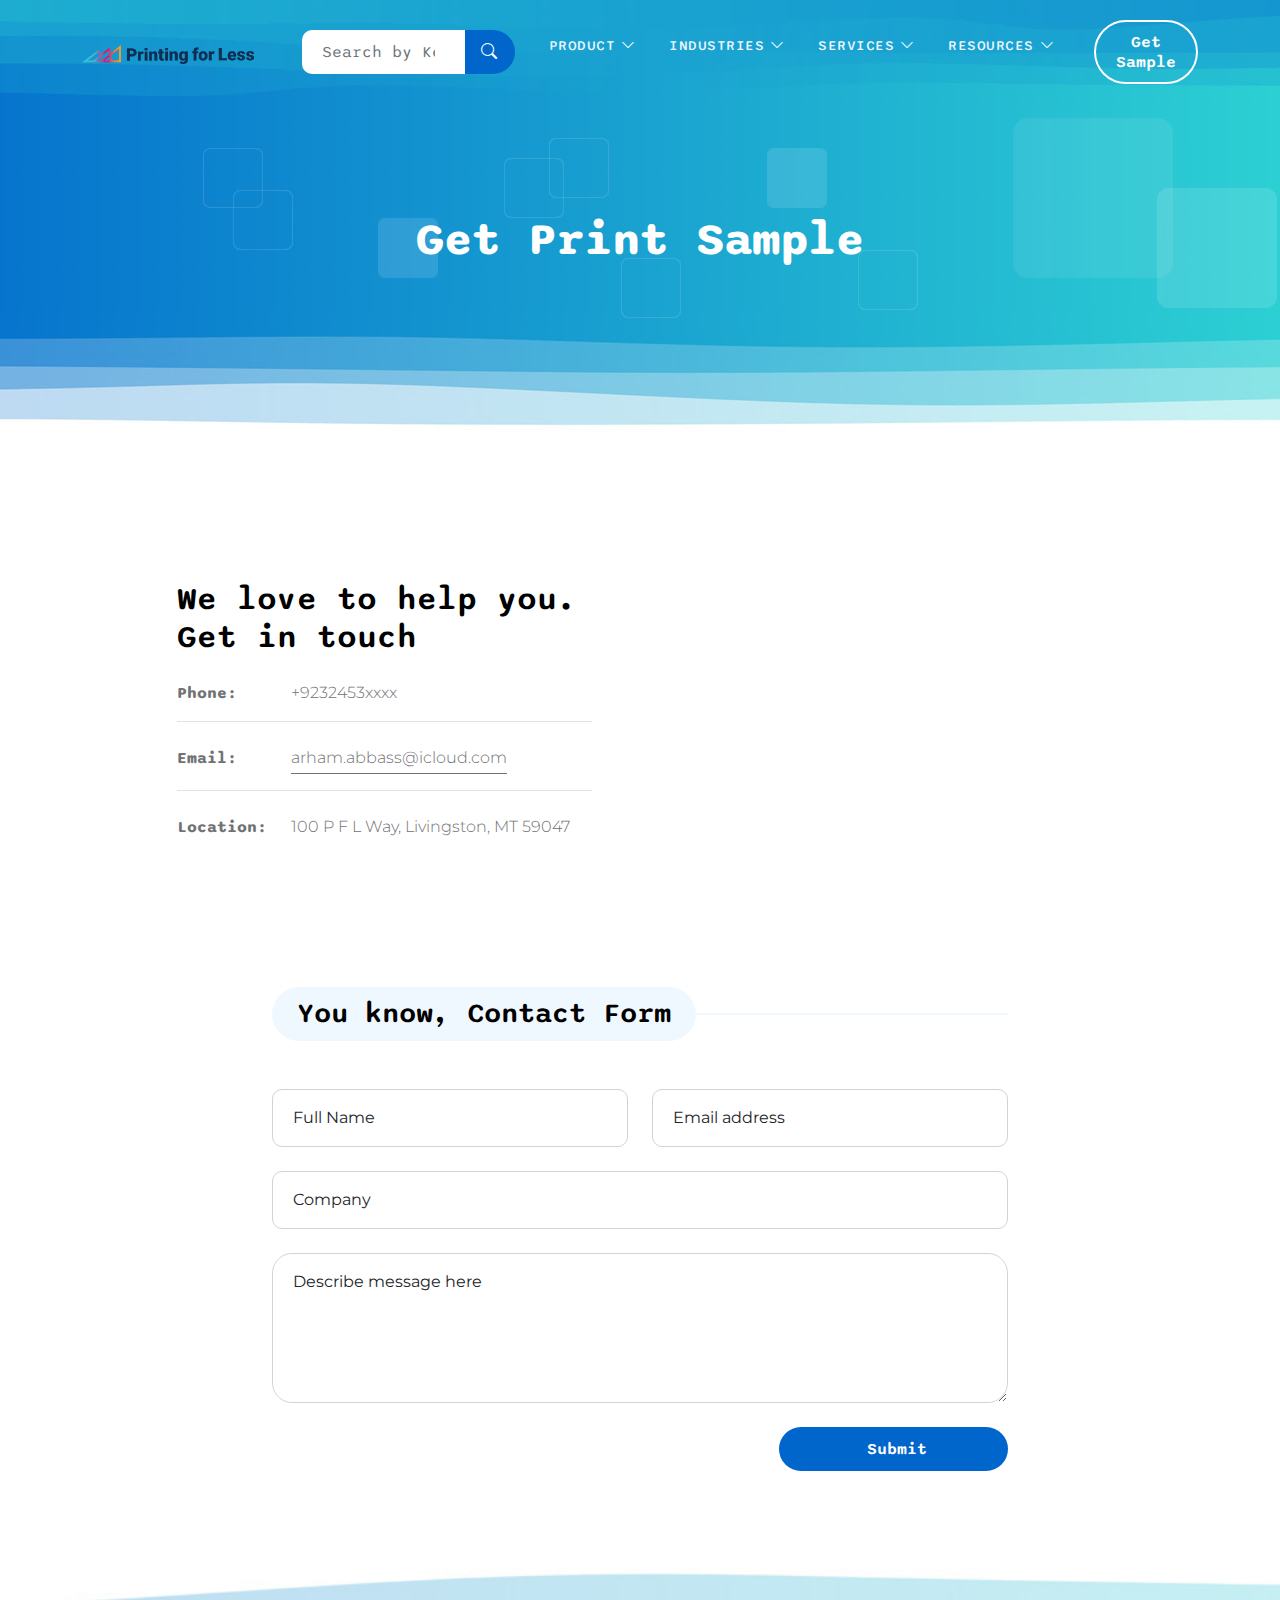
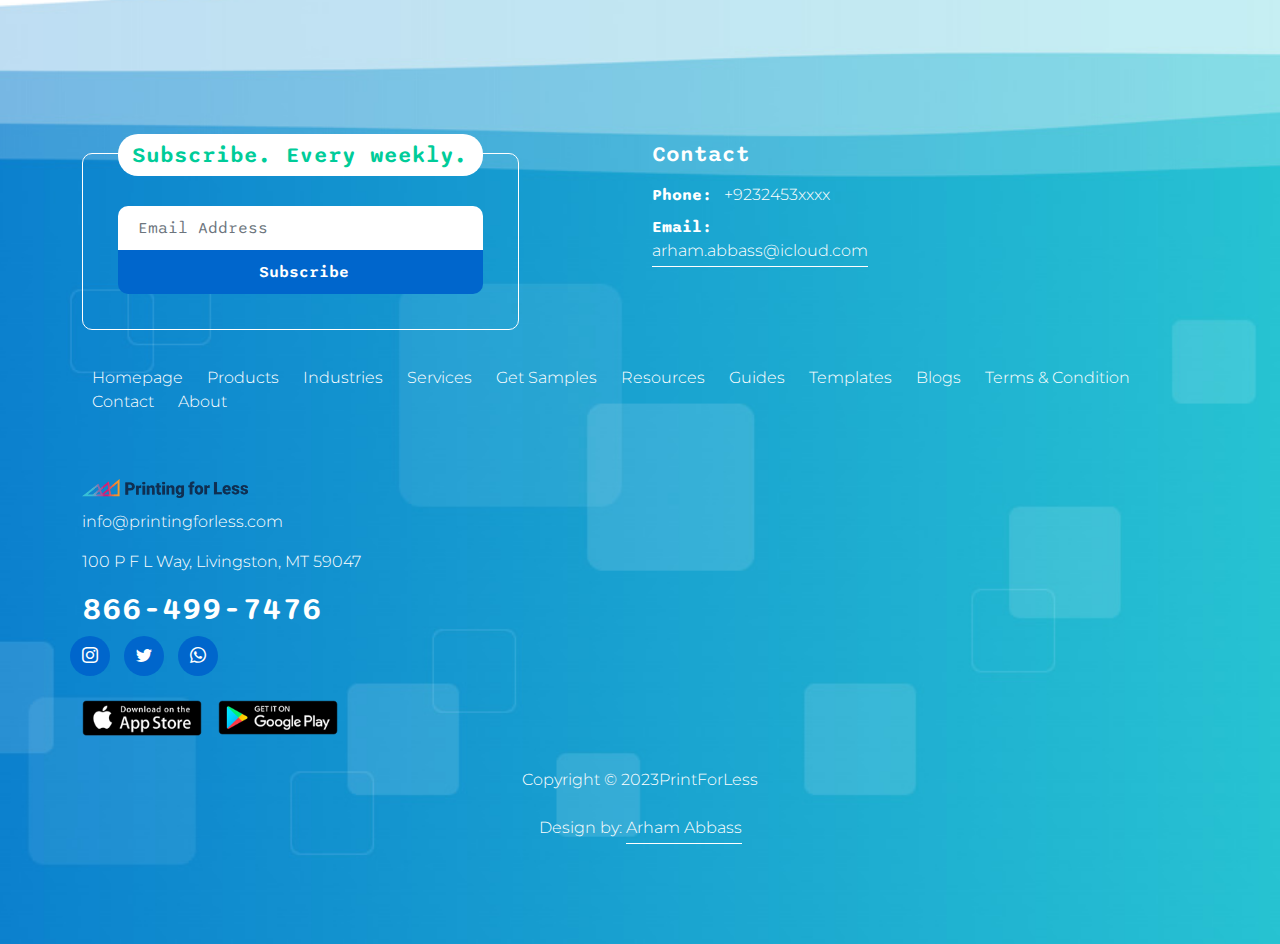
<file: contact.html>
<!doctype html>
<html lang="en">
    <head>
        <meta charset="utf-8">
        <meta name="viewport" content="width=device-width, initial-scale=1">

        <meta name="description" content="">
        <meta name="author" content="">

        <title>CONTACT</title>

        <!-- CSS FILES -->        
        <link rel="preconnect" href="https://fonts.googleapis.com">
        
        <link rel="preconnect" href="https://fonts.gstatic.com" crossorigin>

        <link href="https://fonts.googleapis.com/css2?family=Montserrat:wght@300;400&family=Sono:wght@200;300;400;500;700&display=swap" rel="stylesheet">
                        
        <link rel="stylesheet" href="css/bootstrap.min.css">

        <link rel="stylesheet" href="css/bootstrap-icons.css">

        <link rel="stylesheet" href="css/owl.carousel.min.css">
        
        <link rel="stylesheet" href="css/owl.theme.default.min.css">

        <link href="css/templatemo-pod-talk.css" rel="stylesheet">
<!--

TemplateMo 584 Pod Talk

https://templatemo.com/tm-584-pod-talk

-->
    </head>
    
    <body>

        <main>
            <nav class="navbar navbar-expand-lg">
                <div class="container">
                    <a class="navbar-brand me-lg-5 me-0" href="index.html">
                        <img src="images/logo.png" class="logo-image img-fluid" alt="logo">
                    </a>

                    <form action="#" method="get" class="custom-form search-form flex-fill me-3" role="search">
                        <div class="input-group input-group-lg">    
                            <input name="search" type="search" class="form-control" id="search" placeholder="Search by Keyword" aria-label="Search">

                            <button type="submit" class="form-control" id="submit">
                                <i class="bi-search"></i>
                            </button>
                        </div>
                    </form>
    
                    <button class="navbar-toggler" type="button" data-bs-toggle="collapse" data-bs-target="#navbarNav" aria-controls="navbarNav" aria-expanded="false" aria-label="Toggle navigation">
                        <span class="navbar-toggler-icon"></span>
                </button>
    
                    <div class="collapse navbar-collapse" id="navbarNav">
                        <ul class="navbar-nav ms-lg-auto">
                            <li class="nav-item dropdown">
                                <a class="nav-link dropdown-toggle" href="product-page.html" id="navbarLightDropdownMenuLink" role="button" data-bs-toggle="dropdown" aria-expanded="false">Product</a>

                                <ul class="dropdown-menu dropdown-menu-light" aria-labelledby="navbarLightDropdownMenuLink">
                                    <li><a class="dropdown-item" href="product-page.html">Announcements</a></li>

                                    <li><a class="dropdown-item" href="product-page.html">Banners</a></li>
                                    <li><a class="dropdown-item" href="product-page.html">Booklets</a></li>
                                    <li><a class="dropdown-item" href="product-page.html">Booklets Envelopes</a></li>
                                    <li><a class="dropdown-item" href="product-page.html">Bookmarks</a></li>
                                    <li><a class="dropdown-item" href="product-page.html">Branded Box Printing</a></li>
                                    <li><a class="dropdown-item" href="product-page.html">Brochure Holder</a></li>
                                    <li><a class="dropdown-item" href="product-page.html">Brochures</a></li>
                                    <li><a class="dropdown-item" href="product-page.html">Buck Slips</a></li>
                                </ul>
                            </li>

                            <li class="nav-item dropdown">
                                <a class="nav-link dropdown-toggle" href="industries.html" id="navbarLightDropdownMenuLink" role="button" data-bs-toggle="dropdown" aria-expanded="false">Industries</a>

                                <ul class="dropdown-menu dropdown-menu-light" aria-labelledby="navbarLightDropdownMenuLink">
                                    <li><a class="dropdown-item" href="industries.html">Advertising & Design</a></li>

                                    <li><a class="dropdown-item" href="industries.html">Enterprise</a></li>
                                    <li><a class="dropdown-item" href="industries.html">Food & Beverages</a></li>
                                    <li><a class="dropdown-item" href="industries.html">Healthcare Payers</a></li>
                                    <li><a class="dropdown-item" href="industries.html">Healthcare Providers</a></li>
                                    <li><a class="dropdown-item" href="industries.html">Non Profit </a></li>
                                    <li><a class="dropdown-item" href="industries.html">Real State </a></li>
                                    <li><a class="dropdown-item" href="industries.html">Technology </a></li>
                                    <li><a class="dropdown-item" href="industries.html">University </a></li>
                                </ul>
                            </li>

                            <li class="nav-item dropdown">
                                <a class="nav-link dropdown-toggle" href="services.html" id="navbarLightDropdownMenuLink" role="button" data-bs-toggle="dropdown" aria-expanded="false">Services</a>

                                <ul class="dropdown-menu dropdown-menu-light" aria-labelledby="navbarLightDropdownMenuLink">
                                    <li><a class="dropdown-item" href="services.html">Reseller Program</a></li>

                                    <li><a class="dropdown-item" href="services.html">Fullfilment</a></li>
                                    <li><a class="dropdown-item" href="services.html">Digital Printing</a></li>
                                    <li><a class="dropdown-item" href="services.html">Mailing Services</a></li>
                                    <li><a class="dropdown-item" href="industries.html">Custom Solution</a></li>
                                    <li><a class="dropdown-item" href="industries.html">Custom Packaging</a></li>
                                    <li><a class="dropdown-item" href="industries.html">Design Services</a></li>
                                    <li><a class="dropdown-item" href="industries.html">Printing For Less Direct Mail Platform</a></li>
                                </ul>
                            </li>


     <li class="nav-item dropdown">
                                <a class="nav-link dropdown-toggle" href="resources-page.html" id="navbarLightDropdownMenuLink" role="button" data-bs-toggle="dropdown" aria-expanded="false">Resources</a>

                                <ul class="dropdown-menu dropdown-menu-light" aria-labelledby="navbarLightDropdownMenuLink">
                                    <li><a class="dropdown-item" href="resources-page.html">Marketing & Design Tips</a></li>
                                    <li><a class="dropdown-item" href="resources-page.html">Templates</a></li>
                                    <li><a class="dropdown-item" href="resources-page.html">Blog</a></li>
                                    <li><a class="dropdown-item" href="resources-page.html">Help & FAQs</a></li>
                                    <li><a class="dropdown-item" href="resources-page.html">Printing Terms & Glossary</a></li>
                                    <li><a class="dropdown-item" href="resources-page.html">Video Library</a></li>

                                    
                                </ul>
                            </li>

                        <div class="ms-4">
                            <a href="#section_3" class="btn custom-btn custom-border-btn smoothscroll">Get  Sample</a>
                        </div>
                    </div>
                </div>
            </nav>


            <header class="site-header d-flex flex-column justify-content-center align-items-center">
                <div class="container">
                    <div class="row">

                        <div class="col-lg-12 col-12 text-center">

                            <h2 class="mb-0">Get Print Sample</h2>
                        </div>

                    </div>
                </div>
            </header>
            

            <section class="section-padding" id="section_2">
                <div class="container">
                    <div class="row justify-content-center">

                        <div class="col-lg-5 col-12 pe-lg-5">
                            <div class="contact-info">
                                <h3 class="mb-4">We love to help you. Get in touch</h3>

                                <p class="d-flex border-bottom pb-3 mb-4">
                                    <strong class="d-inline me-4">Phone:</strong>
                                    <span>+9232453xxxx</span>
                                </p>

                                <p class="d-flex border-bottom pb-3 mb-4">
                                    <strong class="d-inline me-4">Email:</strong>
                                    <a href="#">arham.abbass@icloud.com</a> 
                                </p>

                                <p class="d-flex">
                                    <strong class="d-inline me-4">Location:</strong>
                                    <span>100 P F L Way, Livingston, MT 59047</span>
                                </p>
                            </div>
                        </div>

                        <div class="col-lg-5 col-12 mt-5 mt-lg-0">
                            <iframe class="google-map" src="https://www.google.com/maps/embed?pb=!1m18!1m12!1m3!1d3988.819917806043!2d103.84793601429608!3d1.281807962148459!2m3!1f0!2f0!3f0!3m2!1i1024!2i768!4f13.1!3m3!1m2!1s0x31da190c2c94ccb3%3A0x11213560829baa05!2sTwitter!5e0!3m2!1sen!2smy!4v1669212183861!5m2!1sen!2smy" width="100%" height="300" style="border:0;" allowfullscreen="" loading="lazy" referrerpolicy="no-referrer-when-downgrade"></iframe>
                        </div>

                    </div>
                </div>
            </section>

            <section class="contact-section section-padding pt-0">
                <div class="container">
                    <div class="row">

                        <div class="col-lg-8 col-12 mx-auto">
                            <div class="section-title-wrap mb-5">
                                <h4 class="section-title">You know, Contact Form</h4>
                            </div>

                            <form action="#" method="post" class="custom-form contact-form" role="form">
                                <div class="row">
                                    <div class="col-lg-6 col-md-6 col-12">
                                        <div class="form-floating">
                                            <input type="text" name="full-name" id="full-name" class="form-control" placeholder="Full Name" required="">
                                            
                                            <label for="floatingInput">Full Name</label>
                                        </div>
                                    </div>

                                    <div class="col-lg-6 col-md-6 col-12"> 
                                        <div class="form-floating">
                                            <input type="email" name="email" id="email" pattern="[^ @]*@[^ @]*" class="form-control" placeholder="Email address" required="">
                                            
                                            <label for="floatingInput">Email address</label>
                                        </div>
                                    </div>

                                    <div class="col-lg-12 col-12">
                                        <div class="form-floating">
                                            <input type="text" name="company" id="name" class="form-control" placeholder="Name" required="">
                                            
                                            <label for="floatingInput">Company</label>
                                        </div>

                                        <div class="form-floating">
                                            <textarea class="form-control" id="message" name="message" placeholder="Describe message here"></textarea>
                                            
                                            <label for="floatingTextarea">Describe message here</label>
                                        </div>
                                    </div>

                                    <div class="col-lg-4 col-12 ms-auto">
                                        <button type="submit" class="form-control">Submit</button>
                                    </div>

                                </div>
                            </form>
                        </div>

                    </div>
                </div>
            </section>
        </main>


        <footer class="site-footer">   
            <div class="container">
                <div class="row">

                    <div class="col-lg-6 col-12 mb-5 mb-lg-0">
                        <div class="subscribe-form-wrap">
                            <h6>Subscribe. Every weekly.</h6>

                            <form class="custom-form subscribe-form" action="#" method="get" role="form">
                                <input type="email" name="subscribe-email" id="subscribe-email" pattern="[^ @]*@[^ @]*" class="form-control" placeholder="Email Address" required="">

                                <div class="col-lg-12 col-12">
                                    <button type="submit" class="form-control" id="submit">Subscribe</button>
                                </div>
                            </form>
                        </div>
                    </div>

                    <div class="col-lg-3 col-md-6 col-12 mb-4 mb-md-0 mb-lg-0">
                        <h6 class="site-footer-title mb-3">Contact</h6>

                        <p class="mb-2"><strong class="d-inline me-2">Phone:</strong> +9232453xxxx</p>

                        <p>
                            <strong class="d-inline me-2">Email:</strong>
                            <a href="#">arham.abbass@icloud.com</a> 
                        </p>

                        
                    </div>
                    
                   

                </div>
               
            </div>
            
            <div class="container pt-5">
                <div class="row align-items-center">
            <!-- <div class="col-lg-12s col-md-9 col-12"> -->
                <div>
                
                <ul class="site-footer-links">
                    <li class="site-footer-link-item">
                        <a href="#" class="site-footer-link">Homepage</a>
                    </li>

                    <li class="site-footer-link-item">
                        <a href="#" class="site-footer-link">Products</a>
                    </li>

                    <li class="site-footer-link-item">
                        <a href="#" class="site-footer-link">Industries</a>
                    </li>

                    <li class="site-footer-link-item">
                        <a href="#" class="site-footer-link">Services</a>
                    </li>
                    <li class="site-footer-link-item">
                        <a href="#" class="site-footer-link">Get Samples</a>
                    </li>
                    <li class="site-footer-link-item">
                        <a href="#" class="site-footer-link">Resources</a>
                    </li>
                    <li class="site-footer-link-item">
                        <a href="#" class="site-footer-link">Guides</a>
                    </li>
                    <li class="site-footer-link-item">
                        <a href="#" class="site-footer-link">Templates</a>
                    </li>
                    <li class="site-footer-link-item">
                        <a href="#" class="site-footer-link">Blogs</a>
                    </li>
                    <li class="site-footer-link-item">
                        <a href="#" class="site-footer-link">Terms & Condition</a>

                    </li>
                    <li class="site-footer-link-item">
                        <a href="#" class="site-footer-link">Contact</a>
                    </li>
                    <li class="site-footer-link-item">
                        <a href="#" class="site-footer-link">About</a>
                    </li>
                   
                  
                </ul>
            </div>
            </div></div>

            <div class="container pt-5">
                <div class="row align-items-center">

                    <div class="col-lg-2 col-md-3 col-12">
                        <a class="navbar-brand" href="index.html">
                            <img src="images/logo.png" class="logo-image img-fluid" alt="templatemo pod talk">
                        </a>
                    </div>
                    <br>
                    <p>info@printingforless.com
                        </p>
                        <p>100 P F L Way, Livingston, MT 59047</p>
                        <h3 style="color: white;">866-499-7476</h3>
                        <!-- <h6 class="site-footer-title mb-3">Social</h6> -->
    
                        <ul class="social-icon">
                            <li class="social-icon-item">
                                <a href="#" class="social-icon-link bi-instagram"></a>
                            </li>

                            <li class="social-icon-item">
                                <a href="#" class="social-icon-link bi-twitter"></a>
                            </li>

                            <li class="social-icon-item">
                                <a href="#" class="social-icon-link bi-whatsapp"></a>
                            </li>
                        </ul>

                        <div class="col-lg-3 col-md-6 col-12">
                            <!-- <h6 class="site-footer-title mb-3">Download Mobile</h6> -->
                            <br>
    
                            <div class="site-footer-thumb mb-4 pb-2">
                                <div class="d-flex flex-wrap">
                                    <a href="#">
                                        <img src="images/app-store.png" class="me-3 mb-2 mb-lg-0 img-fluid" alt="">
                                    </a>
    
                                    <a href="#">
                                        <img src="images/play-store.png" class="img-fluid" alt="">
                                    </a>
                                </div>
                            </div>
    
                           
                        </div>

                   

                    <!-- <div class="col-lg-3 col-12"> -->
                        <center><div>
                        <p class="copyright-text mb-0">Copyright © 2023PrintForLess
                        <br><br>
                        Design by: <a rel="nofollow" href="https://templatemo.com/page/1" target="_parent">Arham Abbass</a></p>
                    </div></center>
                </div>
            </div>
        </footer>

        <!-- JAVASCRIPT FILES -->
        <script src="js/jquery.min.js"></script>
        <script src="js/bootstrap.bundle.min.js"></script>
        <script src="js/owl.carousel.min.js"></script>
        <script src="js/custom.js"></script>

    </body>
</html>
</file>
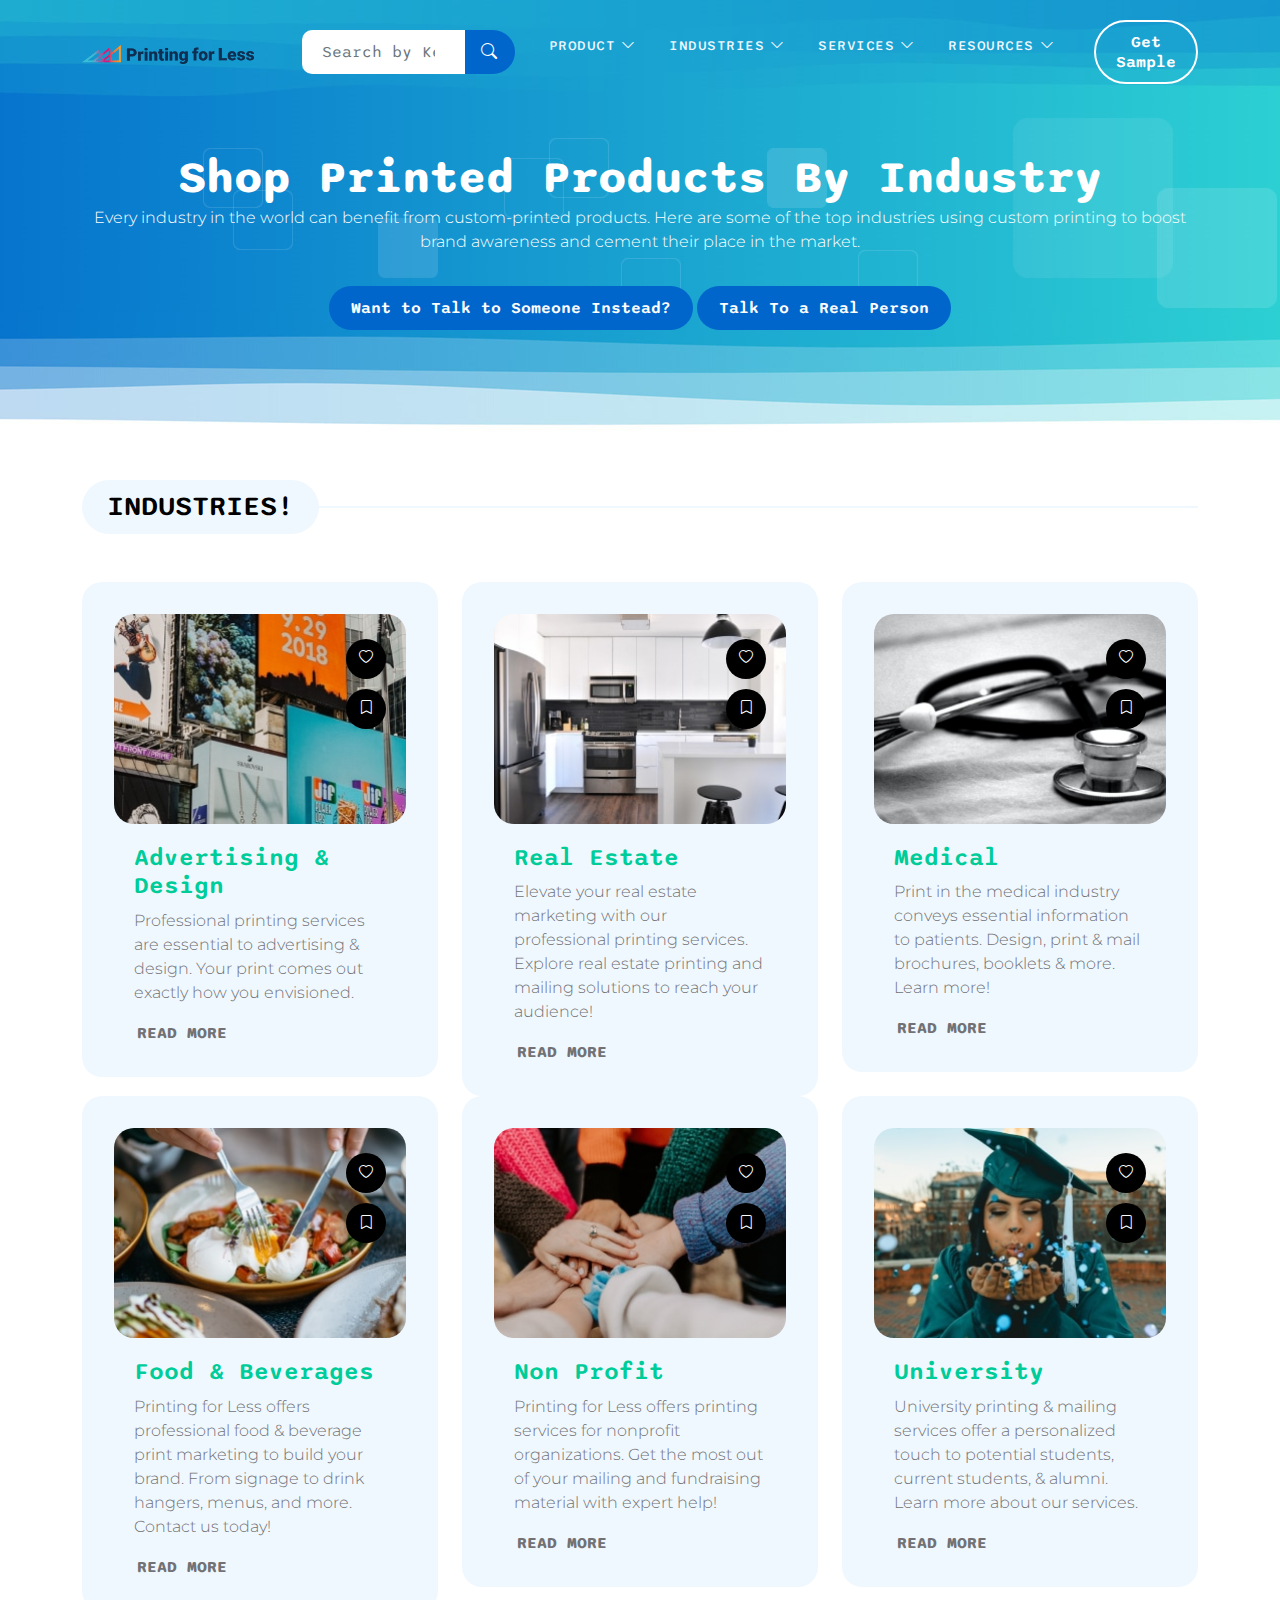
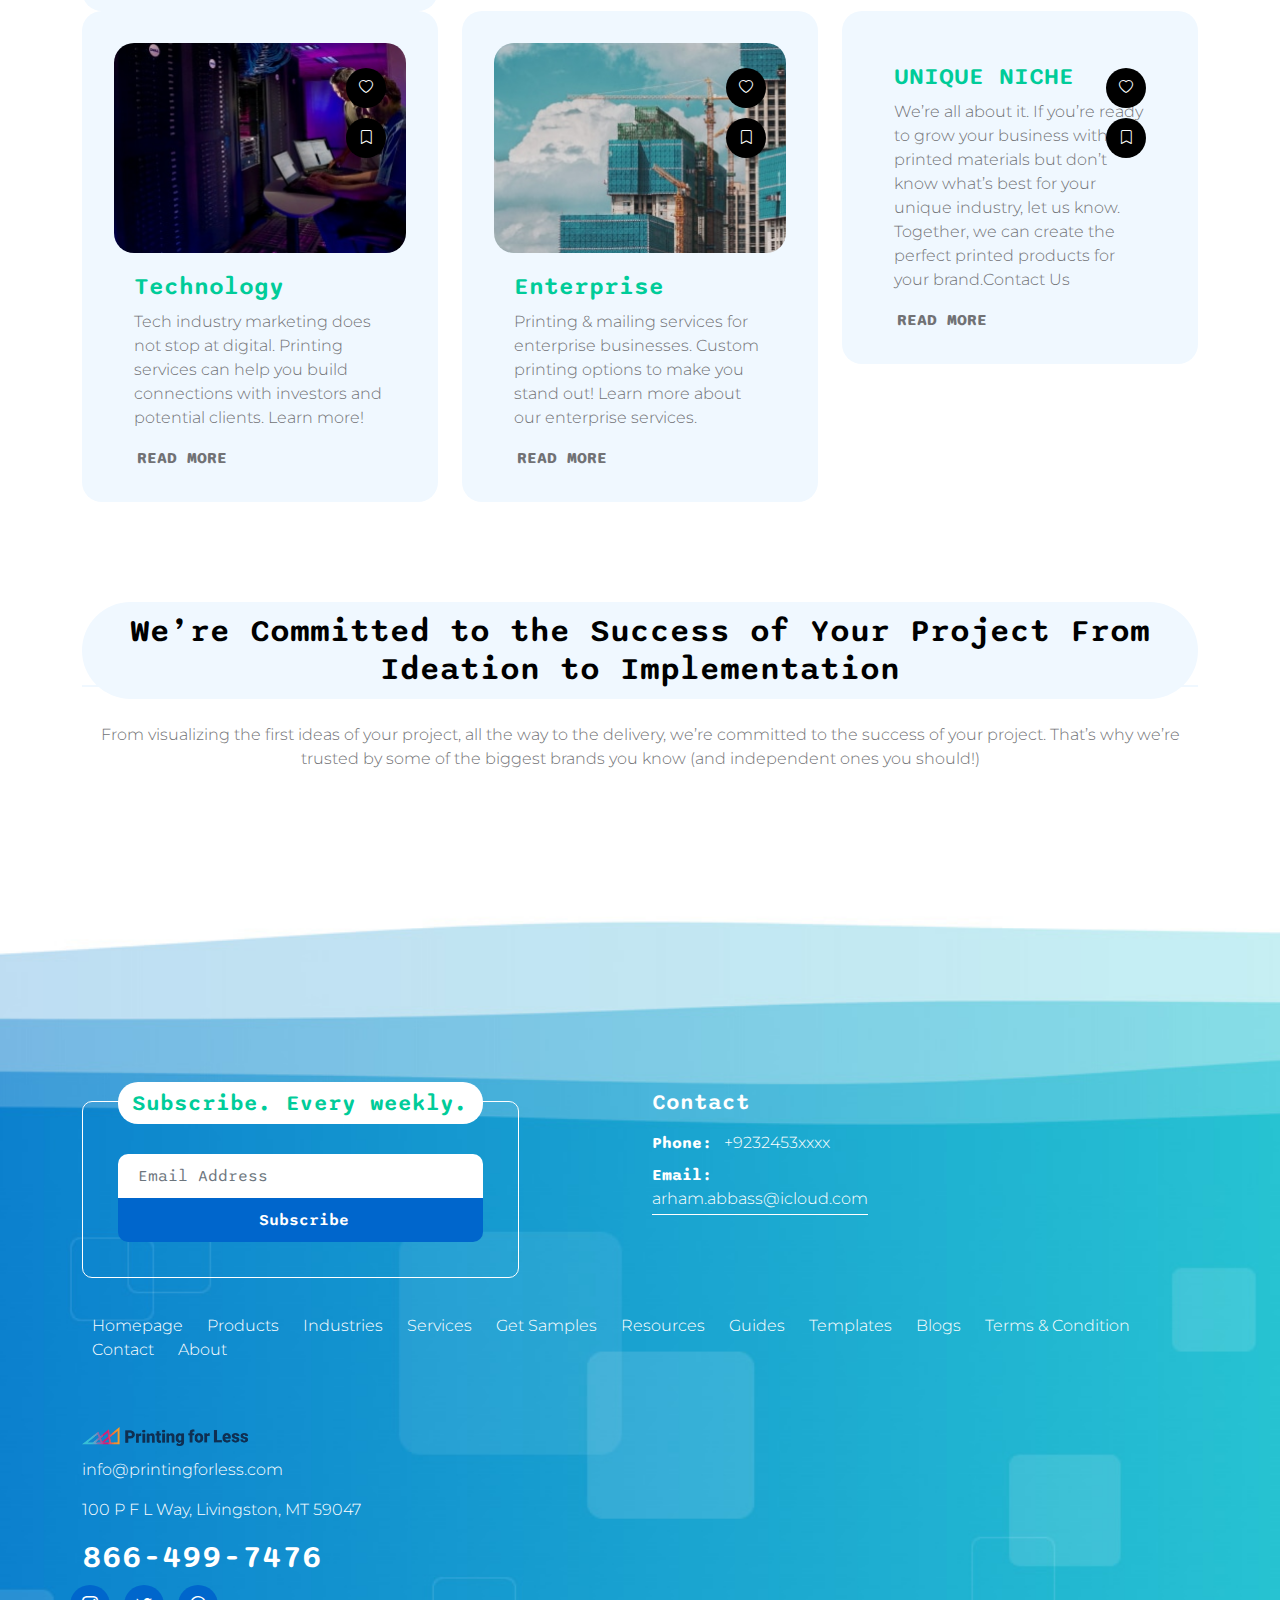
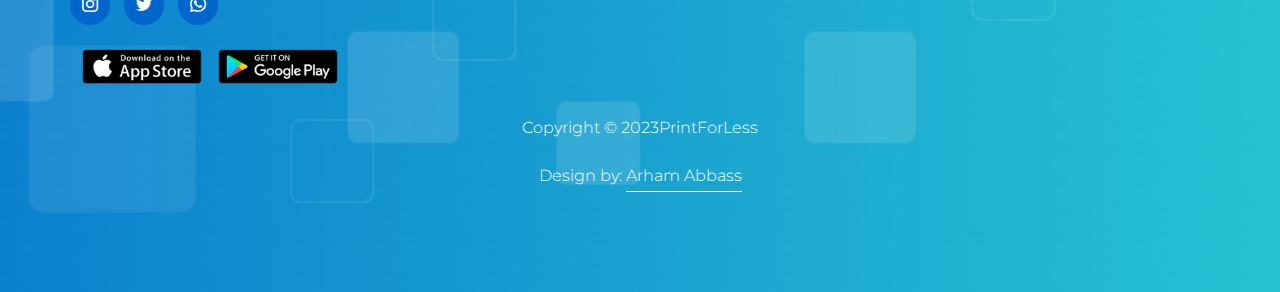
<file: industries.html>
<!doctype html>
<html lang="en">
    <head>
        <meta charset="utf-8">
        <meta name="viewport" content="width=device-width, initial-scale=1">

        <meta name="description" content="">
        <meta name="author" content="">

        <title>INDUSTRIES</title>

        <!-- CSS FILES -->        
        <link rel="preconnect" href="https://fonts.googleapis.com">
        
        <link rel="preconnect" href="https://fonts.gstatic.com" crossorigin>

        <link href="https://fonts.googleapis.com/css2?family=Montserrat:wght@300;400&family=Sono:wght@200;300;400;500;700&display=swap" rel="stylesheet">
                        
        <link rel="stylesheet" href="css/bootstrap.min.css">

        <link rel="stylesheet" href="css/bootstrap-icons.css">

        <link rel="stylesheet" href="css/owl.carousel.min.css">
        
        <link rel="stylesheet" href="css/owl.theme.default.min.css">

        <link href="css/templatemo-pod-talk.css" rel="stylesheet">
<!--

TemplateMo 584 Pod Talk

https://templatemo.com/tm-584-pod-talk

-->
    </head>
    
    <body>

        <main>

            <!-- <nav class="navbar navbar-expand-lg">
                <div class="container">
                    <a class="navbar-brand me-lg-5 me-0" href="index.html">
                        <img src="images/pod-talk-logo.png" class="logo-image img-fluid" alt="templatemo pod talk">
                    </a>

                    <form action="#" method="get" class="custom-form search-form flex-fill me-3" role="search">
                        <div class="input-group input-group-lg">    
                            <input name="search" type="search" class="form-control" id="search" placeholder="Search Podcast" aria-label="Search">

                            <button type="submit" class="form-control" id="submit">
                                <i class="bi-search"></i>
                            </button>
                        </div>
                    </form>
    
                    <button class="navbar-toggler" type="button" data-bs-toggle="collapse" data-bs-target="#navbarNav" aria-controls="navbarNav" aria-expanded="false" aria-label="Toggle navigation">
                        <span class="navbar-toggler-icon"></span>
                    </button>
    
                    <div class="collapse navbar-collapse" id="navbarNav">
                        <ul class="navbar-nav ms-lg-auto">
                            <li class="nav-item">
                                <a class="nav-link" href="index.html">Home</a>
                            </li>

                            <li class="nav-item">
                                <a class="nav-link" href="about.html">About</a>
                            </li>

                            <li class="nav-item dropdown">
                                <a class="nav-link dropdown-toggle" href="#" id="navbarLightDropdownMenuLink" role="button" data-bs-toggle="dropdown" aria-expanded="false">Pages</a>

                                <ul class="dropdown-menu dropdown-menu-light" aria-labelledby="navbarLightDropdownMenuLink">
                                    <li><a class="dropdown-item active" href="listing-page.html">Listing Page</a></li>

                                    <li><a class="dropdown-item" href="detail-page.html">Detail Page</a></li>
                                </ul>
                            </li>
    
                            <li class="nav-item">
                                <a class="nav-link" href="contact.html">Contact</a>
                            </li>
                        </ul>

                        <div class="ms-4">
                            <a href="#section_2" class="btn custom-btn custom-border-btn smoothscroll">Get started</a>
                        </div>
                    </div>
                </div>
            </nav> -->

            <nav class="navbar navbar-expand-lg">
                <div class="container">
                    <a class="navbar-brand me-lg-5 me-0" href="index.html">
                        <img src="images/logo.png" class="logo-image img-fluid" alt="logo">
                    </a>

                    <form action="#" method="get" class="custom-form search-form flex-fill me-3" role="search">
                        <div class="input-group input-group-lg">    
                            <input name="search" type="search" class="form-control" id="search" placeholder="Search by Keyword" aria-label="Search">

                            <button type="submit" class="form-control" id="submit">
                                <i class="bi-search"></i>
                            </button>
                        </div>
                    </form>
    
                    <button class="navbar-toggler" type="button" data-bs-toggle="collapse" data-bs-target="#navbarNav" aria-controls="navbarNav" aria-expanded="false" aria-label="Toggle navigation">
                        <span class="navbar-toggler-icon"></span>
                </button>
    
                    <div class="collapse navbar-collapse" id="navbarNav">
                        <ul class="navbar-nav ms-lg-auto">
                            <li class="nav-item dropdown">
                                <a class="nav-link dropdown-toggle" href="#" id="navbarLightDropdownMenuLink" role="button" data-bs-toggle="dropdown" aria-expanded="false">Product</a>

                                <ul class="dropdown-menu dropdown-menu-light" aria-labelledby="navbarLightDropdownMenuLink">
                                    <li><a class="dropdown-item" href="product-page.html">Announcements</a></li>

                                    <li><a class="dropdown-item" href="product-page.html">Banners</a></li>
                                    <li><a class="dropdown-item" href="product-page.html">Booklets</a></li>
                                    <li><a class="dropdown-item" href="product-page.html">Booklets Envelopes</a></li>
                                    <li><a class="dropdown-item" href="product-page.html">Bookmarks</a></li>
                                    <li><a class="dropdown-item" href="product-page.html">Branded Box Printing</a></li>
                                    <li><a class="dropdown-item" href="product-page.html">Brochure Holder</a></li>
                                    <li><a class="dropdown-item" href="product-page.html">Brochures</a></li>
                                    <li><a class="dropdown-item" href="product-page.html">Buck Slips</a></li>
                                </ul>
                            </li>

                            <li class="nav-item dropdown">
                                <a class="nav-link dropdown-toggle" href="#" id="navbarLightDropdownMenuLink" role="button" data-bs-toggle="dropdown" aria-expanded="false">Industries</a>

                                <ul class="dropdown-menu dropdown-menu-light" aria-labelledby="navbarLightDropdownMenuLink">
                                    <li><a class="dropdown-item" href="industries.html">Advertising & Design</a></li>

                                    <li><a class="dropdown-item" href="industries.html">Enterprise</a></li>
                                    <li><a class="dropdown-item" href="industries.html">Food & Beverages</a></li>
                                    <li><a class="dropdown-item" href="industries.html">Healthcare Payers</a></li>
                                    <li><a class="dropdown-item" href="industries.html">Healthcare Providers</a></li>
                                    <li><a class="dropdown-item" href="industries.html">Non Profit </a></li>
                                    <li><a class="dropdown-item" href="industries.html">Real State </a></li>
                                    <li><a class="dropdown-item" href="industries.html">Technology </a></li>
                                    <li><a class="dropdown-item" href="industries.html">University </a></li>
                                </ul>
                            </li>

                            <li class="nav-item dropdown">
                                <a class="nav-link dropdown-toggle" href="services.html" id="navbarLightDropdownMenuLink" role="button" data-bs-toggle="dropdown" aria-expanded="false">Services</a>

                                <ul class="dropdown-menu dropdown-menu-light" aria-labelledby="navbarLightDropdownMenuLink">
                                    <li><a class="dropdown-item" href="services.html">Reseller Program</a></li>

                                    <li><a class="dropdown-item" href="services.html">Fullfilment</a></li>
                                    <li><a class="dropdown-item" href="services.html">Digital Printing</a></li>
                                    <li><a class="dropdown-item" href="services.html">Mailing Services</a></li>
                                    <li><a class="dropdown-item" href="services.html">Custom Solution</a></li>
                                    <li><a class="dropdown-item" href="services.html">Custom Packaging</a></li>
                                    <li><a class="dropdown-item" href="services.html">Design Services</a></li>
                                    <li><a class="dropdown-item" href="services.html">Printing For Less Direct Mail Platform</a></li>
                                </ul>
                            </li>


     <li class="nav-item dropdown">
                                <a class="nav-link dropdown-toggle" href="resources-page.html" id="navbarLightDropdownMenuLink" role="button" data-bs-toggle="dropdown" aria-expanded="false">Resources</a>

                                <ul class="dropdown-menu dropdown-menu-light" aria-labelledby="navbarLightDropdownMenuLink">
                                    <li><a class="dropdown-item" href="resources-page.html">Marketing & Design Tips</a></li>
                                    <li><a class="dropdown-item" href="resources-page.html">Templates</a></li>
                                    <li><a class="dropdown-item" href="resources-page.html">Blog</a></li>
                                    <li><a class="dropdown-item" href="resources-page.html">Help & FAQs</a></li>
                                    <li><a class="dropdown-item" href="resources-page.html">Printing Terms & Glossary</a></li>
                                    <li><a class="dropdown-item" href="resources-page.html">Video Library</a></li>

                                    
                                </ul>
                            </li>

                        <div class="ms-4">
                            <a href="contact.html" class="btn custom-btn custom-border-btn smoothscroll">Get Sample</a>
                        </div>
                    </div>
                </div>
            </nav>
            

             <header class="site-header d-flex flex-column justify-content-center align-items-center">
                <div class="container">
                    <div class="row">

                        <div class="col-lg-12 col-12 text-center">

                            <h2 class="mb-0">Shop Printed Products By Industry</h2>
                            <p style="color: white;">Every industry in the world can benefit from custom-printed products. Here are some of the top industries using custom printing to boost brand awareness and cement their place in the market.</p>
                            <a href="#section_2" class="btn custom-btn smoothscroll mt-3">Want to Talk to Someone Instead?</a>
                            <a href="#section_2" class="btn custom-btn smoothscroll mt-3">Talk To a Real Person</a>
                        
                        </div>


                    </div>
                </div>
            </header>
            
           


            <!-- <section class="latest-podcast-section section-padding" id="section_2">
                <div class="container">
                    <div class="row justify-content-center">

                        <div class="col-lg-12 col-12">
                            <div class="section-title-wrap mb-5">
                                <h4 class="section-title">Lastest episodes</h4>
                            </div>
                        </div>

                        <div class="col-lg-6 col-12 mb-4 mb-lg-0">
                            <div class="custom-block d-flex">
                                <div class="">
                                    <div class="custom-block-icon-wrap">
                                        <div class="section-overlay"></div>
                                        <a href="detail-page.html" class="custom-block-image-wrap">
                                            <img src="images/podcast/11683425_4790593.jpg" class="custom-block-image img-fluid" alt="">

                                            <a href="#" class="custom-block-icon">
                                                <i class="bi-play-fill"></i>
                                            </a>
                                        </a>
                                    </div>

                                    <div class="mt-2">
                                        <a href="#" class="btn custom-btn">
                                            Subscribe
                                        </a>
                                    </div>
                                </div>

                                <div class="custom-block-info">
                                    <div class="custom-block-top d-flex mb-1">
                                        <small class="me-4">
                                            <i class="bi-clock-fill custom-icon"></i>
                                            50 Minutes
                                        </small>

                                        <small>Episode <span class="badge">15</span></small>
                                    </div>

                                    <h5 class="mb-2">
                                        <a href="detail-page.html">
                                            Modern Vintage
                                        </a>
                                    </h5>

                                    <div class="profile-block d-flex">
                                        <img src="images/profile/woman-posing-black-dress-medium-shot.jpg" class="profile-block-image img-fluid" alt="">

                                        <p>
                                            Elsa
                                            <img src="images/verified.png" class="verified-image img-fluid" alt="">
                                            <strong>Influencer</strong></p>
                                    </div>

                                    <p class="mb-0">Lorem Ipsum dolor sit amet consectetur</p>

                                    <div class="custom-block-bottom d-flex justify-content-between mt-3">
                                        <a href="#" class="bi-headphones me-1">
                                            <span>120k</span>
                                        </a>

                                        <a href="#" class="bi-heart me-1">
                                            <span>42.5k</span>
                                        </a>

                                        <a href="#" class="bi-chat me-1">
                                            <span>11k</span>
                                        </a>

                                        <a href="#" class="bi-download">
                                            <span>50k</span>
                                        </a>
                                    </div>
                                </div>

                                <div class="d-flex flex-column ms-auto">
                                    <a href="#" class="badge ms-auto">
                                        <i class="bi-heart"></i>
                                    </a>

                                    <a href="#" class="badge ms-auto">
                                        <i class="bi-bookmark"></i>
                                    </a>
                                </div>
                            </div>
                        </div>

                        <div class="col-lg-6 col-12">
                            <div class="custom-block d-flex">
                                <div class="">
                                    <div class="custom-block-icon-wrap">
                                        <div class="section-overlay"></div>
                                        <a href="detail-page.html" class="custom-block-image-wrap">
                                            <img src="images/podcast/12577967_02.jpg" class="custom-block-image img-fluid" alt="">

                                            <a href="#" class="custom-block-icon">
                                                <i class="bi-play-fill"></i>
                                            </a>
                                        </a>
                                    </div>

                                    <div class="mt-2">
                                        <a href="#" class="btn custom-btn">
                                            Subscribe
                                        </a>
                                    </div>
                                </div>

                                <div class="custom-block-info">
                                    <div class="custom-block-top d-flex mb-1">
                                        <small class="me-4">
                                            <i class="bi-clock-fill custom-icon"></i>
                                            15 Minutes
                                        </small>

                                        <small>Episode <span class="badge">45</span></small>
                                    </div>

                                    <h5 class="mb-2">
                                        <a href="detail-page.html">
                                            Daily Talk
                                        </a>
                                    </h5>

                                    <div class="profile-block d-flex">
                                        <img src="images/profile/handsome-asian-man-listening-music-through-headphones.jpg" class="profile-block-image img-fluid" alt="">

                                        <p>William
                                            <strong>Vlogger</strong></p>
                                    </div>

                                    <p class="mb-0">Lorem Ipsum dolor sit amet consectetur</p>

                                    <div class="custom-block-bottom d-flex justify-content-between mt-3">
                                        <a href="#" class="bi-headphones me-1">
                                            <span>140k</span>
                                        </a>

                                        <a href="#" class="bi-heart me-1">
                                            <span>22.4k</span>
                                        </a>

                                        <a href="#" class="bi-chat me-1">
                                            <span>16k</span>
                                        </a>

                                        <a href="#" class="bi-download">
                                            <span>62k</span>
                                        </a>
                                    </div>
                                </div>

                                <div class="d-flex flex-column ms-auto">
                                    <a href="#" class="badge ms-auto">
                                        <i class="bi-heart"></i>
                                    </a>

                                    <a href="#" class="badge ms-auto">
                                        <i class="bi-bookmark"></i>
                                    </a>
                                </div>
                            </div>
                        </div>

                        <div class="col-lg-4 col-12 mx-auto">
                            <nav aria-label="Page navigation example">
                                <ul class="pagination pagination-lg justify-content-center mt-5">
                                    <li class="page-item">
                                        <a class="page-link" href="#" aria-label="Previous">
                                            <span aria-hidden="true">&laquo;</span>
                                        </a>
                                    </li>

                                    <li class="page-item active"><a class="page-link" href="#">1</a></li>

                                    <li class="page-item"><a class="page-link" href="#">2</a></li>

                                    <li class="page-item"><a class="page-link" href="#">3</a></li>

                                    <li class="page-item">
                                        <a class="page-link" href="#" aria-label="Next">
                                            <span aria-hidden="true">&raquo;</span>
                                        </a>
                                    </li>
                                </ul>
                            </nav>
                        </div>

                    </div>
                </div>
            </section>
 -->

            <section class="trending-podcast-section section-padding pt-0">
                <div class="container">
                    <div class="row">

                        <div class="col-lg-12 col-12">
                            <div class="section-title-wrap mb-5">
                                <h4 class="section-title">INDUSTRIES!</h4>
                            </div>
                        </div>

                        <div class="col-lg-4 col-12 mb-4 mb-lg-0">
                            <div class="custom-block custom-block-full">
                                <div class="custom-block-image-wrap">
                                    <a href="#">
                                        <img src="images/l1.jpg" class="custom-block-image img-fluid" alt="">
                                    </a>
                                </div>

                                <div class="custom-block-info">
                                    <h5 class="mb-2">
                                        <a href="#">
                                            Advertising & Design
                                        </a>
                                    </h5>

                                    

                                    <p class="mb-0">Professional printing services are essential to advertising & design. Your print comes out exactly how you envisioned.</p>

                                    <div class="custom-block-bottom d-flex justify-content-between mt-3">
                                        <a href="#" class="bi-thumb me-1">
                                            <span><b>Read More</b></span>
                                        </a>

                                       
                                    </div>
                                </div>

                                <div class="social-share d-flex flex-column ms-auto">
                                    <a href="#" class="badge ms-auto">
                                        <i class="bi-heart"></i>
                                    </a>

                                    <a href="#" class="badge ms-auto">
                                        <i class="bi-bookmark"></i>
                                    </a>
                                </div>
                            </div>
                        </div>

                        <div class="col-lg-4 col-12 mb-4 mb-lg-0">
                            <div class="custom-block custom-block-full">
                                <div class="custom-block-image-wrap">
                                    <a href="#">
                                        <img src="images/l2.jpg" class="custom-block-image img-fluid" alt="">
                                    </a>
                                </div>

                                <div class="custom-block-info">
                                    <h5 class="mb-2">
                                        <a href="#">
                                            Real Estate
                                        </a>
                                    </h5>

                                   

                                    <p class="mb-0">Elevate your real estate marketing with our professional printing services. Explore real estate printing and mailing solutions to reach your audience!</p>

                                    <div class="custom-block-bottom d-flex justify-content-between mt-3">
                                        <a href="#" class=" me-1">
                                            <span><b>Read More</b></span>
                                        </a>

                                       
                                    </div>
                                </div>

                                <div class="social-share d-flex flex-column ms-auto">
                                    <a href="#" class="badge ms-auto">
                                        <i class="bi-heart"></i>
                                    </a>

                                    <a href="#" class="badge ms-auto">
                                        <i class="bi-bookmark"></i>
                                    </a>
                                </div>
                            </div>
                        </div>

                        <div class="col-lg-4 col-12">
                            <div class="custom-block custom-block-full">
                                <div class="custom-block-image-wrap">
                                    <a href="#">
                                        <img src="images/l3.jpg" class="custom-block-image img-fluid" alt="">
                                    </a>
                                </div>

                                <div class="custom-block-info">
                                    <h5 class="mb-2">
                                        <a href="#">
                                          Medical
                                        </a>
                                    </h5>

                                   

                                    <p class="mb-0">Print in the medical industry conveys essential information to patients. Design, print & mail brochures, booklets & more. Learn more!</p>

                                    <div class="custom-block-bottom d-flex justify-content-between mt-3">
                                        <a href="#" class=" me-1">
                                            <span><b>Read More</b></span>
                                        </a>

                                      
                                    </div>
                                </div>

                                <div class="social-share d-flex flex-column ms-auto">
                                    <a href="#" class="badge ms-auto">
                                        <i class="bi-heart"></i>
                                    </a>

                                    <a href="#" class="badge ms-auto">
                                        <i class="bi-bookmark"></i>
                                    </a>
                                </div>
                            </div>
                        </div>
                        





                        
                        <div class="col-lg-4 col-12 mb-4 mb-lg-0">
                            <div class="custom-block custom-block-full">
                                <div class="custom-block-image-wrap">
                                    <a href="#">
                                        <img src="images/l4.jpg" class="custom-block-image img-fluid" alt="">
                                    </a>
                                </div>

                                <div class="custom-block-info">
                                    <h5 class="mb-2">
                                        <a href="#">
                                            Food & Beverages
                                        </a>
                                    </h5>

                                    

                                    <p class="mb-0">Printing for Less offers professional food & beverage print marketing to build your brand. From signage to drink hangers, menus, and more. Contact us today!</p>

                                    <div class="custom-block-bottom d-flex justify-content-between mt-3">
                                        <a href="#" class="bi-thumb me-1">
                                            <span><b>Read More</b></span>
                                        </a>

                                       
                                    </div>
                                </div>

                                <div class="social-share d-flex flex-column ms-auto">
                                    <a href="#" class="badge ms-auto">
                                        <i class="bi-heart"></i>
                                    </a>

                                    <a href="#" class="badge ms-auto">
                                        <i class="bi-bookmark"></i>
                                    </a>
                                </div>
                            </div>
                        </div>

                        <div class="col-lg-4 col-12 mb-4 mb-lg-0">
                            <div class="custom-block custom-block-full">
                                <div class="custom-block-image-wrap">
                                    <a href="#">
                                        <img src="images/l5.jpg" class="custom-block-image img-fluid" alt="">
                                    </a>
                                </div>

                                <div class="custom-block-info">
                                    <h5 class="mb-2">
                                        <a href="#">
                                            Non Profit
                                        </a>
                                    </h5>

                                   

                                    <p class="mb-0">Printing for Less offers printing services for nonprofit organizations. Get the most out of your mailing and fundraising material with expert help!</p>

                                    <div class="custom-block-bottom d-flex justify-content-between mt-3">
                                        <a href="#" class=" me-1">
                                            <span><b>Read More</b></span>
                                        </a>

                                       
                                    </div>
                                </div>

                                <div class="social-share d-flex flex-column ms-auto">
                                    <a href="#" class="badge ms-auto">
                                        <i class="bi-heart"></i>
                                    </a>

                                    <a href="#" class="badge ms-auto">
                                        <i class="bi-bookmark"></i>
                                    </a>
                                </div>
                            </div>
                        </div>

                        <div class="col-lg-4 col-12">
                            <div class="custom-block custom-block-full">
                                <div class="custom-block-image-wrap">
                                    <a href="#">
                                        <img src="images/l6.jpg" class="custom-block-image img-fluid" alt="">
                                    </a>
                                </div>

                                <div class="custom-block-info">
                                    <h5 class="mb-2">
                                        <a href="#">
                                          University
                                        </a>
                                    </h5>

                                   

                                    <p class="mb-0">University printing & mailing services offer a personalized touch to potential students, current students, & alumni. Learn more about our services.</p>

                                    <div class="custom-block-bottom d-flex justify-content-between mt-3">
                                        <a href="#" class=" me-1">
                                            <span><b>Read More</b></span>
                                        </a>

                                      
                                    </div>
                                </div>

                                <div class="social-share d-flex flex-column ms-auto">
                                    <a href="#" class="badge ms-auto">
                                        <i class="bi-heart"></i>
                                    </a>

                                    <a href="#" class="badge ms-auto">
                                        <i class="bi-bookmark"></i>
                                    </a>
                                </div>
                            </div>
                        </div>



                        <div class="col-lg-4 col-12 mb-4 mb-lg-0">
                            <div class="custom-block custom-block-full">
                                <div class="custom-block-image-wrap">
                                    <a href="#">
                                        <img src="images/l7.jpg" class="custom-block-image img-fluid" alt="">
                                    </a>
                                </div>

                                <div class="custom-block-info">
                                    <h5 class="mb-2">
                                        <a href="#">
                                            Technology
                                        </a>
                                    </h5>

                                    

                                    <p class="mb-0">Tech industry marketing does not stop at digital. Printing services can help you build connections with investors and potential clients. Learn more!</p>

                                    <div class="custom-block-bottom d-flex justify-content-between mt-3">
                                        <a href="#" class="bi-thumb me-1">
                                            <span><b>Read More</b></span>
                                        </a>

                                       
                                    </div>
                                </div>

                                <div class="social-share d-flex flex-column ms-auto">
                                    <a href="#" class="badge ms-auto">
                                        <i class="bi-heart"></i>
                                    </a>

                                    <a href="#" class="badge ms-auto">
                                        <i class="bi-bookmark"></i>
                                    </a>
                                </div>
                            </div>
                        </div>

                        <div class="col-lg-4 col-12 mb-4 mb-lg-0">
                            <div class="custom-block custom-block-full">
                                <div class="custom-block-image-wrap">
                                    <a href="#">
                                        <img src="images/l8.jpg" class="custom-block-image img-fluid" alt="">
                                    </a>
                                </div>

                                <div class="custom-block-info">
                                    <h5 class="mb-2">
                                        <a href="#">
                                           Enterprise
                                        </a>
                                    </h5>

                                   

                                    <p class="mb-0">Printing & mailing services for enterprise businesses. Custom printing options to make you stand out! Learn more about our enterprise services.</p>

                                    <div class="custom-block-bottom d-flex justify-content-between mt-3">
                                        <a href="#" class=" me-1">
                                            <span><b>Read More</b></span>
                                        </a>

                                       
                                    </div>
                                </div>

                                <div class="social-share d-flex flex-column ms-auto">
                                    <a href="#" class="badge ms-auto">
                                        <i class="bi-heart"></i>
                                    </a>

                                    <a href="#" class="badge ms-auto">
                                        <i class="bi-bookmark"></i>
                                    </a>
                                </div>
                            </div>
                        </div>

                        <div class="col-lg-4 col-12">
                            <div class="custom-block custom-block-full">
                                <div class="custom-block-image-wrap">
                                    <!-- <a href="detail-page.html">
                                        <img src="images/l8.jpg" class="custom-block-image img-fluid" alt="">
                                    </a> -->
                                </div>

                                <div class="custom-block-info">
                                    <h5 class="mb-2">
                                        <a href="#">
                                          UNIQUE NICHE
                                        </a>
                                    </h5>

                                   

                                    <p class="mb-0">We’re all about it. If you’re ready to grow your business with printed materials but don’t know what’s best for your unique industry, let us know. Together, we can create the perfect printed products for your brand.Contact Us</p>

                                    <div class="custom-block-bottom d-flex justify-content-between mt-3">
                                        <a href="#" class=" me-1">
                                            <span><b>Read More</b></span>
                                        </a>

                                      
                                    </div>
                                </div>

                                <div class="social-share d-flex flex-column ms-auto">
                                    <a href="#" class="badge ms-auto">
                                        <i class="bi-heart"></i>
                                    </a>

                                    <a href="#" class="badge ms-auto">
                                        <i class="bi-bookmark"></i>
                                    </a>
                                </div>
                            </div>
                        </div>

                    </div>
                </div>
            </section>
            <section class="trending-podcast-section section-padding pt-0">
                <div class="container">
                    <div class="row">

                        <div class="col-lg-12 col-12">
                            <div class="section-title-wrap mb-5">
                                <h3 style="text-align: center;" class="section-title">We’re Committed to the Success of Your Project From Ideation to Implementation</h3>
                                <br><br><p style="text-align: center;">From visualizing the first ideas of your project, all the way to the delivery, we’re committed to the success of your project. That’s why we’re trusted by some of the biggest brands you know (and independent ones you should!)

                                </p>
                            </div>
                        </div>
        </main>

        <footer class="site-footer">   
            <div class="container">
                <div class="row">

                    <div class="col-lg-6 col-12 mb-5 mb-lg-0">
                        <div class="subscribe-form-wrap">
                            <h6>Subscribe. Every weekly.</h6>

                            <form class="custom-form subscribe-form" action="#" method="get" role="form">
                                <input type="email" name="subscribe-email" id="subscribe-email" pattern="[^ @]*@[^ @]*" class="form-control" placeholder="Email Address" required="">

                                <div class="col-lg-12 col-12">
                                    <button type="submit" class="form-control" id="submit">Subscribe</button>
                                </div>
                            </form>
                        </div>
                    </div>

                    <div class="col-lg-3 col-md-6 col-12 mb-4 mb-md-0 mb-lg-0">
                        <h6 class="site-footer-title mb-3">Contact</h6>

                        <p class="mb-2"><strong class="d-inline me-2">Phone:</strong> +9232453xxxx</p>

                        <p>
                            <strong class="d-inline me-2">Email:</strong>
                            <a href="#">arham.abbass@icloud.com</a> 
                        </p>

                        
                    </div>
                    
                   

                </div>
               
            </div>
            
            <div class="container pt-5">
                <div class="row align-items-center">
            <!-- <div class="col-lg-12s col-md-9 col-12"> -->
                <div>
                
                <ul class="site-footer-links">
                    <li class="site-footer-link-item">
                        <a href="#" class="site-footer-link">Homepage</a>
                    </li>

                    <li class="site-footer-link-item">
                        <a href="#" class="site-footer-link">Products</a>
                    </li>

                    <li class="site-footer-link-item">
                        <a href="#" class="site-footer-link">Industries</a>
                    </li>

                    <li class="site-footer-link-item">
                        <a href="#" class="site-footer-link">Services</a>
                    </li>
                    <li class="site-footer-link-item">
                        <a href="#" class="site-footer-link">Get Samples</a>
                    </li>
                    <li class="site-footer-link-item">
                        <a href="#" class="site-footer-link">Resources</a>
                    </li>
                    <li class="site-footer-link-item">
                        <a href="#" class="site-footer-link">Guides</a>
                    </li>
                    <li class="site-footer-link-item">
                        <a href="#" class="site-footer-link">Templates</a>
                    </li>
                    <li class="site-footer-link-item">
                        <a href="#" class="site-footer-link">Blogs</a>
                    </li>
                    <li class="site-footer-link-item">
                        <a href="#" class="site-footer-link">Terms & Condition</a>

                    </li>
                    <li class="site-footer-link-item">
                        <a href="#" class="site-footer-link">Contact</a>
                    </li>
                    <li class="site-footer-link-item">
                        <a href="#" class="site-footer-link">About</a>
                    </li>
                   
                  
                </ul>
            </div>
            </div></div>

            <div class="container pt-5">
                <div class="row align-items-center">

                    <div class="col-lg-2 col-md-3 col-12">
                        <a class="navbar-brand" href="index.html">
                            <img src="images/logo.png" class="logo-image img-fluid" alt="templatemo pod talk">
                        </a>
                    </div>
                    <br>
                    <p>info@printingforless.com
                        </p>
                        <p>100 P F L Way, Livingston, MT 59047</p>
                        <h3 style="color: white;">866-499-7476</h3>
                        <!-- <h6 class="site-footer-title mb-3">Social</h6> -->
    
                        <ul class="social-icon">
                            <li class="social-icon-item">
                                <a href="#" class="social-icon-link bi-instagram"></a>
                            </li>

                            <li class="social-icon-item">
                                <a href="#" class="social-icon-link bi-twitter"></a>
                            </li>

                            <li class="social-icon-item">
                                <a href="#" class="social-icon-link bi-whatsapp"></a>
                            </li>
                        </ul>

                        <div class="col-lg-3 col-md-6 col-12">
                            <!-- <h6 class="site-footer-title mb-3">Download Mobile</h6> -->
                            <br>
    
                            <div class="site-footer-thumb mb-4 pb-2">
                                <div class="d-flex flex-wrap">
                                    <a href="#">
                                        <img src="images/app-store.png" class="me-3 mb-2 mb-lg-0 img-fluid" alt="">
                                    </a>
    
                                    <a href="#">
                                        <img src="images/play-store.png" class="img-fluid" alt="">
                                    </a>
                                </div>
                            </div>
    
                           
                        </div>

                   

                    <!-- <div class="col-lg-3 col-12"> -->
                        <center><div>
                        <p class="copyright-text mb-0">Copyright © 2023PrintForLess
                        <br><br>
                        Design by: <a rel="nofollow" href="https://templatemo.com/page/1" target="_parent">Arham Abbass</a></p>
                    </div></center>
                </div>
            </div>
        </footer>

        <!-- JAVASCRIPT FILES -->
        <script src="js/jquery.min.js"></script>
        <script src="js/bootstrap.bundle.min.js"></script>
        <script src="js/owl.carousel.min.js"></script>
        <script src="js/custom.js"></script>

    </body>
</html>
</file>
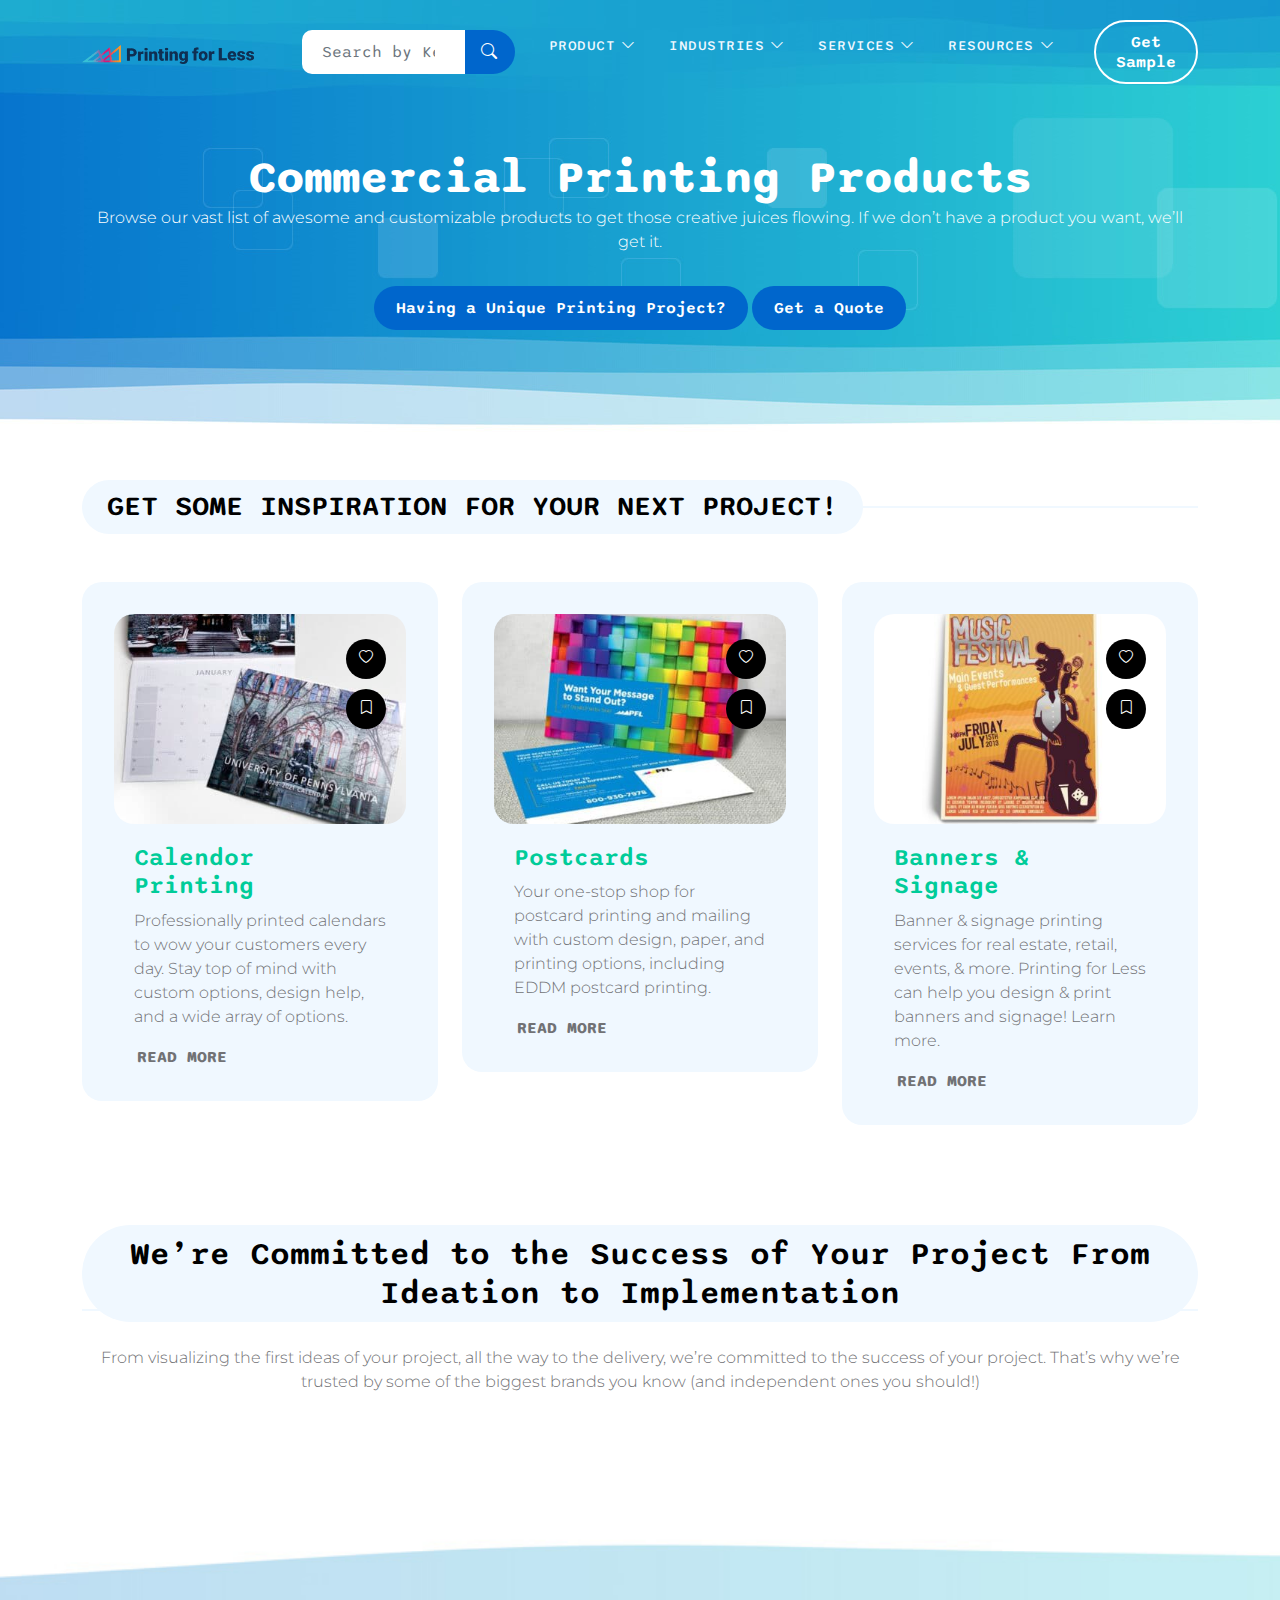
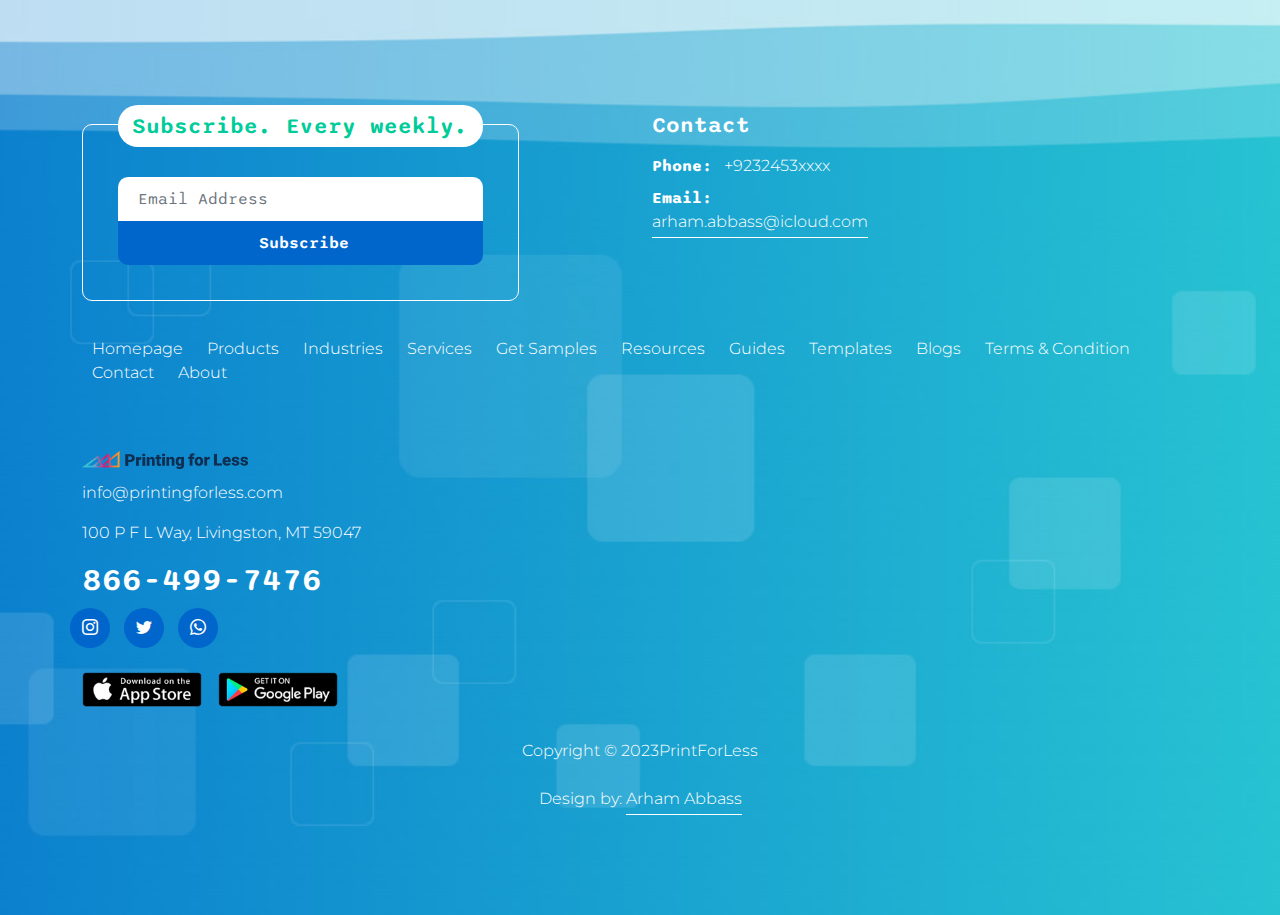
<file: product-page.html>
<!doctype html>
<html lang="en">
    <head>
        <meta charset="utf-8">
        <meta name="viewport" content="width=device-width, initial-scale=1">

        <meta name="description" content="">
        <meta name="author" content="">

        <title>PRODUCTS</title>

        <!-- CSS FILES -->        
        <link rel="preconnect" href="https://fonts.googleapis.com">
        
        <link rel="preconnect" href="https://fonts.gstatic.com" crossorigin>

        <link href="https://fonts.googleapis.com/css2?family=Montserrat:wght@300;400&family=Sono:wght@200;300;400;500;700&display=swap" rel="stylesheet">
                        
        <link rel="stylesheet" href="css/bootstrap.min.css">

        <link rel="stylesheet" href="css/bootstrap-icons.css">

        <link rel="stylesheet" href="css/owl.carousel.min.css">
        
        <link rel="stylesheet" href="css/owl.theme.default.min.css">

        <link href="css/templatemo-pod-talk.css" rel="stylesheet">
<!--

TemplateMo 584 Pod Talk

https://templatemo.com/tm-584-pod-talk

-->
    </head>
    
    <body>

        <main>

            <!-- <nav class="navbar navbar-expand-lg">
                <div class="container">
                    <a class="navbar-brand me-lg-5 me-0" href="index.html">
                        <img src="images/pod-talk-logo.png" class="logo-image img-fluid" alt="templatemo pod talk">
                    </a>

                    <form action="#" method="get" class="custom-form search-form flex-fill me-3" role="search">
                        <div class="input-group input-group-lg">    
                            <input name="search" type="search" class="form-control" id="search" placeholder="Search Podcast" aria-label="Search">

                            <button type="submit" class="form-control" id="submit">
                                <i class="bi-search"></i>
                            </button>
                        </div>
                    </form>
    
                    <button class="navbar-toggler" type="button" data-bs-toggle="collapse" data-bs-target="#navbarNav" aria-controls="navbarNav" aria-expanded="false" aria-label="Toggle navigation">
                        <span class="navbar-toggler-icon"></span>
                    </button>
    
                    <div class="collapse navbar-collapse" id="navbarNav">
                        <ul class="navbar-nav ms-lg-auto">
                            <li class="nav-item">
                                <a class="nav-link" href="index.html">Home</a>
                            </li>

                            <li class="nav-item">
                                <a class="nav-link" href="about.html">About</a>
                            </li>

                            <li class="nav-item dropdown">
                                <a class="nav-link dropdown-toggle" href="#" id="navbarLightDropdownMenuLink" role="button" data-bs-toggle="dropdown" aria-expanded="false">Pages</a>

                                <ul class="dropdown-menu dropdown-menu-light" aria-labelledby="navbarLightDropdownMenuLink">
                                    <li><a class="dropdown-item active" href="listing-page.html">Listing Page</a></li>

                                    <li><a class="dropdown-item" href="detail-page.html">Detail Page</a></li>
                                </ul>
                            </li>
    
                            <li class="nav-item">
                                <a class="nav-link" href="contact.html">Contact</a>
                            </li>
                        </ul>

                        <div class="ms-4">
                            <a href="#section_2" class="btn custom-btn custom-border-btn smoothscroll">Get started</a>
                        </div>
                    </div>
                </div>
            </nav> -->

            <nav class="navbar navbar-expand-lg">
                <div class="container">
                    <a class="navbar-brand me-lg-5 me-0" href="index.html">
                        <img src="images/logo.png" class="logo-image img-fluid" alt="logo">
                    </a>

                    <form action="#" method="get" class="custom-form search-form flex-fill me-3" role="search">
                        <div class="input-group input-group-lg">    
                            <input name="search" type="search" class="form-control" id="search" placeholder="Search by Keyword" aria-label="Search">

                            <button type="submit" class="form-control" id="submit">
                                <i class="bi-search"></i>
                            </button>
                        </div>
                    </form>
    
                    <button class="navbar-toggler" type="button" data-bs-toggle="collapse" data-bs-target="#navbarNav" aria-controls="navbarNav" aria-expanded="false" aria-label="Toggle navigation">
                        <span class="navbar-toggler-icon"></span>
                </button>
    
                    <div class="collapse navbar-collapse" id="navbarNav">
                        <ul class="navbar-nav ms-lg-auto">
                            <li class="nav-item dropdown">
                                <a class="nav-link dropdown-toggle" href="#" id="navbarLightDropdownMenuLink" role="button" data-bs-toggle="dropdown" aria-expanded="false">Product</a>

                                <ul class="dropdown-menu dropdown-menu-light" aria-labelledby="navbarLightDropdownMenuLink">
                                    <li><a class="dropdown-item" href="product-page.html">Announcements</a></li>

                                    <li><a class="dropdown-item" href="product-page.html">Banners</a></li>
                                    <li><a class="dropdown-item" href="product-page.html">Booklets</a></li>
                                    <li><a class="dropdown-item" href="product-page.html">Booklets Envelopes</a></li>
                                    <li><a class="dropdown-item" href="product-page.html">Bookmarks</a></li>
                                    <li><a class="dropdown-item" href="product-page.html">Branded Box Printing</a></li>
                                    <li><a class="dropdown-item" href="product-page.html">Brochure Holder</a></li>
                                    <li><a class="dropdown-item" href="product-page.html">Brochures</a></li>
                                    <li><a class="dropdown-item" href="product-page.html">Buck Slips</a></li>
                                </ul>
                            </li>

                            <li class="nav-item dropdown">
                                <a class="nav-link dropdown-toggle" href="#" id="navbarLightDropdownMenuLink" role="button" data-bs-toggle="dropdown" aria-expanded="false">Industries</a>

                                <ul class="dropdown-menu dropdown-menu-light" aria-labelledby="navbarLightDropdownMenuLink">
                                    <li><a class="dropdown-item" href="industries.html">Advertising & Design</a></li>

                                    <li><a class="dropdown-item" href="industries.html">Enterprise</a></li>
                                    <li><a class="dropdown-item" href="industries.html">Food & Beverages</a></li>
                                    <li><a class="dropdown-item" href="industries.html">Healthcare Payers</a></li>
                                    <li><a class="dropdown-item" href="industries.html">Healthcare Providers</a></li>
                                    <li><a class="dropdown-item" href="industries.html">Non Profit </a></li>
                                    <li><a class="dropdown-item" href="industries.html">Real State </a></li>
                                    <li><a class="dropdown-item" href="industries.html">Technology </a></li>
                                    <li><a class="dropdown-item" href="industries.html">University </a></li>
                                </ul>
                            </li>

                            <li class="nav-item dropdown">
                                <a class="nav-link dropdown-toggle" href="services.html" id="navbarLightDropdownMenuLink" role="button" data-bs-toggle="dropdown" aria-expanded="false">Services</a>

                                <ul class="dropdown-menu dropdown-menu-light" aria-labelledby="navbarLightDropdownMenuLink">
                                    <li><a class="dropdown-item" href="services.html">Reseller Program</a></li>

                                    <li><a class="dropdown-item" href="services.html">Fullfilment</a></li>
                                    <li><a class="dropdown-item" href="services.html">Digital Printing</a></li>
                                    <li><a class="dropdown-item" href="services.html">Mailing Services</a></li>
                                    <li><a class="dropdown-item" href="services.html">Custom Solution</a></li>
                                    <li><a class="dropdown-item" href="services.html">Custom Packaging</a></li>
                                    <li><a class="dropdown-item" href="services.html">Design Services</a></li>
                                    <li><a class="dropdown-item" href="services.html">Printing For Less Direct Mail Platform</a></li>
                                </ul>
                            </li>


     <li class="nav-item dropdown">
                                <a class="nav-link dropdown-toggle" href="resources-page.html" id="navbarLightDropdownMenuLink" role="button" data-bs-toggle="dropdown" aria-expanded="false">Resources</a>

                                <ul class="dropdown-menu dropdown-menu-light" aria-labelledby="navbarLightDropdownMenuLink">
                                    <li><a class="dropdown-item" href="resources-page.html">Marketing & Design Tips</a></li>
                                    <li><a class="dropdown-item" href="resources-page.html">Templates</a></li>
                                    <li><a class="dropdown-item" href="resources-page.html">Blog</a></li>
                                    <li><a class="dropdown-item" href="resources-page.html">Help & FAQs</a></li>
                                    <li><a class="dropdown-item" href="resources-page.html">Printing Terms & Glossary</a></li>
                                    <li><a class="dropdown-item" href="resources-page.html">Video Library</a></li>

                                    
                                </ul>
                            </li>

                        <div class="ms-4">
                            <a href="contact.html" class="btn custom-btn custom-border-btn smoothscroll">Get Sample</a>
                        </div>
                    </div>
                </div>
            </nav>
            

             <header class="site-header d-flex flex-column justify-content-center align-items-center">
                <div class="container">
                    <div class="row">

                        <div class="col-lg-12 col-12 text-center">

                            <h2 class="mb-0">Commercial Printing Products</h2>
                            <p style="color: white;">Browse our vast list of awesome and customizable products to get those creative juices flowing. If we don’t have a product you want, we’ll get it.</p>
                            <a href="#section_2" class="btn custom-btn smoothscroll mt-3">Having a Unique Printing Project?</a>
                            <a href="#section_2" class="btn custom-btn smoothscroll mt-3">Get a Quote</a>
                        
                        </div>


                    </div>
                </div>
            </header>
            
           


            <!-- <section class="latest-podcast-section section-padding" id="section_2">
                <div class="container">
                    <div class="row justify-content-center">

                        <div class="col-lg-12 col-12">
                            <div class="section-title-wrap mb-5">
                                <h4 class="section-title">Lastest episodes</h4>
                            </div>
                        </div>

                        <div class="col-lg-6 col-12 mb-4 mb-lg-0">
                            <div class="custom-block d-flex">
                                <div class="">
                                    <div class="custom-block-icon-wrap">
                                        <div class="section-overlay"></div>
                                        <a href="detail-page.html" class="custom-block-image-wrap">
                                            <img src="images/podcast/11683425_4790593.jpg" class="custom-block-image img-fluid" alt="">

                                            <a href="#" class="custom-block-icon">
                                                <i class="bi-play-fill"></i>
                                            </a>
                                        </a>
                                    </div>

                                    <div class="mt-2">
                                        <a href="#" class="btn custom-btn">
                                            Subscribe
                                        </a>
                                    </div>
                                </div>

                                <div class="custom-block-info">
                                    <div class="custom-block-top d-flex mb-1">
                                        <small class="me-4">
                                            <i class="bi-clock-fill custom-icon"></i>
                                            50 Minutes
                                        </small>

                                        <small>Episode <span class="badge">15</span></small>
                                    </div>

                                    <h5 class="mb-2">
                                        <a href="detail-page.html">
                                            Modern Vintage
                                        </a>
                                    </h5>

                                    <div class="profile-block d-flex">
                                        <img src="images/profile/woman-posing-black-dress-medium-shot.jpg" class="profile-block-image img-fluid" alt="">

                                        <p>
                                            Elsa
                                            <img src="images/verified.png" class="verified-image img-fluid" alt="">
                                            <strong>Influencer</strong></p>
                                    </div>

                                    <p class="mb-0">Lorem Ipsum dolor sit amet consectetur</p>

                                    <div class="custom-block-bottom d-flex justify-content-between mt-3">
                                        <a href="#" class="bi-headphones me-1">
                                            <span>120k</span>
                                        </a>

                                        <a href="#" class="bi-heart me-1">
                                            <span>42.5k</span>
                                        </a>

                                        <a href="#" class="bi-chat me-1">
                                            <span>11k</span>
                                        </a>

                                        <a href="#" class="bi-download">
                                            <span>50k</span>
                                        </a>
                                    </div>
                                </div>

                                <div class="d-flex flex-column ms-auto">
                                    <a href="#" class="badge ms-auto">
                                        <i class="bi-heart"></i>
                                    </a>

                                    <a href="#" class="badge ms-auto">
                                        <i class="bi-bookmark"></i>
                                    </a>
                                </div>
                            </div>
                        </div>

                        <div class="col-lg-6 col-12">
                            <div class="custom-block d-flex">
                                <div class="">
                                    <div class="custom-block-icon-wrap">
                                        <div class="section-overlay"></div>
                                        <a href="detail-page.html" class="custom-block-image-wrap">
                                            <img src="images/podcast/12577967_02.jpg" class="custom-block-image img-fluid" alt="">

                                            <a href="#" class="custom-block-icon">
                                                <i class="bi-play-fill"></i>
                                            </a>
                                        </a>
                                    </div>

                                    <div class="mt-2">
                                        <a href="#" class="btn custom-btn">
                                            Subscribe
                                        </a>
                                    </div>
                                </div>

                                <div class="custom-block-info">
                                    <div class="custom-block-top d-flex mb-1">
                                        <small class="me-4">
                                            <i class="bi-clock-fill custom-icon"></i>
                                            15 Minutes
                                        </small>

                                        <small>Episode <span class="badge">45</span></small>
                                    </div>

                                    <h5 class="mb-2">
                                        <a href="detail-page.html">
                                            Daily Talk
                                        </a>
                                    </h5>

                                    <div class="profile-block d-flex">
                                        <img src="images/profile/handsome-asian-man-listening-music-through-headphones.jpg" class="profile-block-image img-fluid" alt="">

                                        <p>William
                                            <strong>Vlogger</strong></p>
                                    </div>

                                    <p class="mb-0">Lorem Ipsum dolor sit amet consectetur</p>

                                    <div class="custom-block-bottom d-flex justify-content-between mt-3">
                                        <a href="#" class="bi-headphones me-1">
                                            <span>140k</span>
                                        </a>

                                        <a href="#" class="bi-heart me-1">
                                            <span>22.4k</span>
                                        </a>

                                        <a href="#" class="bi-chat me-1">
                                            <span>16k</span>
                                        </a>

                                        <a href="#" class="bi-download">
                                            <span>62k</span>
                                        </a>
                                    </div>
                                </div>

                                <div class="d-flex flex-column ms-auto">
                                    <a href="#" class="badge ms-auto">
                                        <i class="bi-heart"></i>
                                    </a>

                                    <a href="#" class="badge ms-auto">
                                        <i class="bi-bookmark"></i>
                                    </a>
                                </div>
                            </div>
                        </div>

                        <div class="col-lg-4 col-12 mx-auto">
                            <nav aria-label="Page navigation example">
                                <ul class="pagination pagination-lg justify-content-center mt-5">
                                    <li class="page-item">
                                        <a class="page-link" href="#" aria-label="Previous">
                                            <span aria-hidden="true">&laquo;</span>
                                        </a>
                                    </li>

                                    <li class="page-item active"><a class="page-link" href="#">1</a></li>

                                    <li class="page-item"><a class="page-link" href="#">2</a></li>

                                    <li class="page-item"><a class="page-link" href="#">3</a></li>

                                    <li class="page-item">
                                        <a class="page-link" href="#" aria-label="Next">
                                            <span aria-hidden="true">&raquo;</span>
                                        </a>
                                    </li>
                                </ul>
                            </nav>
                        </div>

                    </div>
                </div>
            </section>
 -->

            <section class="trending-podcast-section section-padding pt-0">
                <div class="container">
                    <div class="row">

                        <div class="col-lg-12 col-12">
                            <div class="section-title-wrap mb-5">
                                <h4 class="section-title">GET SOME INSPIRATION FOR YOUR NEXT PROJECT!</h4>
                            </div>
                        </div>

                        <div class="col-lg-4 col-12 mb-4 mb-lg-0">
                            <div class="custom-block custom-block-full">
                                <div class="custom-block-image-wrap">
                                    <a href="#">
                                        <img src="images/a1.jpg" class="custom-block-image img-fluid" alt="">
                                    </a>
                                </div>

                                <div class="custom-block-info">
                                    <h5 class="mb-2">
                                        <a href="#">
                                            Calendor Printing
                                        </a>
                                    </h5>

                                    

                                    <p class="mb-0">Professionally printed calendars to wow your customers every day. Stay top of mind with custom options, design help, and a wide array of options.</p>

                                    <div class="custom-block-bottom d-flex justify-content-between mt-3">
                                        <a href="#" class="bi-thumb me-1">
                                            <span><b>Read More</b></span>
                                        </a>

                                       
                                    </div>
                                </div>

                                <div class="social-share d-flex flex-column ms-auto">
                                    <a href="#" class="badge ms-auto">
                                        <i class="bi-heart"></i>
                                    </a>

                                    <a href="#" class="badge ms-auto">
                                        <i class="bi-bookmark"></i>
                                    </a>
                                </div>
                            </div>
                        </div>

                        <div class="col-lg-4 col-12 mb-4 mb-lg-0">
                            <div class="custom-block custom-block-full">
                                <div class="custom-block-image-wrap">
                                    <a href="#">
                                        <img src="images/a2.jpg" class="custom-block-image img-fluid" alt="">
                                    </a>
                                </div>

                                <div class="custom-block-info">
                                    <h5 class="mb-2">
                                        <a href="#">
                                            Postcards
                                        </a>
                                    </h5>

                                   

                                    <p class="mb-0">Your one-stop shop for postcard printing and mailing with custom design, paper, and printing options, including EDDM postcard printing.</p>

                                    <div class="custom-block-bottom d-flex justify-content-between mt-3">
                                        <a href="#" class=" me-1">
                                            <span><b>Read More</b></span>
                                        </a>

                                       
                                    </div>
                                </div>

                                <div class="social-share d-flex flex-column ms-auto">
                                    <a href="#" class="badge ms-auto">
                                        <i class="bi-heart"></i>
                                    </a>

                                    <a href="#" class="badge ms-auto">
                                        <i class="bi-bookmark"></i>
                                    </a>
                                </div>
                            </div>
                        </div>

                        <div class="col-lg-4 col-12">
                            <div class="custom-block custom-block-full">
                                <div class="custom-block-image-wrap">
                                    <a href="#">
                                        <img src="images/a3.jpg" class="custom-block-image img-fluid" alt="">
                                    </a>
                                </div>

                                <div class="custom-block-info">
                                    <h5 class="mb-2">
                                        <a href="#">
                                          Banners & Signage
                                        </a>
                                    </h5>

                                   

                                    <p class="mb-0">Banner & signage printing services for real estate, retail, events, & more. Printing for Less can help you design & print banners and signage! Learn more.</p>

                                    <div class="custom-block-bottom d-flex justify-content-between mt-3">
                                        <a href="#" class=" me-1">
                                            <span><b>Read More</b></span>
                                        </a>

                                      
                                    </div>
                                </div>

                                <div class="social-share d-flex flex-column ms-auto">
                                    <a href="#" class="badge ms-auto">
                                        <i class="bi-heart"></i>
                                    </a>

                                    <a href="#" class="badge ms-auto">
                                        <i class="bi-bookmark"></i>
                                    </a>
                                </div>
                            </div>
                        </div>

                    </div>
                </div>
            </section>
            <section class="trending-podcast-section section-padding pt-0">
                <div class="container">
                    <div class="row">

                        <div class="col-lg-12 col-12">
                            <div class="section-title-wrap mb-5">
                                <h3 style="text-align: center;" class="section-title">We’re Committed to the Success of Your Project From Ideation to Implementation</h3>
                                <br><br><p style="text-align: center;">From visualizing the first ideas of your project, all the way to the delivery, we’re committed to the success of your project. That’s why we’re trusted by some of the biggest brands you know (and independent ones you should!)

                                </p>
                            </div>
                        </div>
        </main>

        <footer class="site-footer">   
            <div class="container">
                <div class="row">

                    <div class="col-lg-6 col-12 mb-5 mb-lg-0">
                        <div class="subscribe-form-wrap">
                            <h6>Subscribe. Every weekly.</h6>

                            <form class="custom-form subscribe-form" action="#" method="get" role="form">
                                <input type="email" name="subscribe-email" id="subscribe-email" pattern="[^ @]*@[^ @]*" class="form-control" placeholder="Email Address" required="">

                                <div class="col-lg-12 col-12">
                                    <button type="submit" class="form-control" id="submit">Subscribe</button>
                                </div>
                            </form>
                        </div>
                    </div>

                    <div class="col-lg-3 col-md-6 col-12 mb-4 mb-md-0 mb-lg-0">
                        <h6 class="site-footer-title mb-3">Contact</h6>

                        <p class="mb-2"><strong class="d-inline me-2">Phone:</strong> +9232453xxxx</p>

                        <p>
                            <strong class="d-inline me-2">Email:</strong>
                            <a href="#">arham.abbass@icloud.com</a> 
                        </p>

                        
                    </div>
                    
                   

                </div>
               
            </div>
            
            <div class="container pt-5">
                <div class="row align-items-center">
            <!-- <div class="col-lg-12s col-md-9 col-12"> -->
                <div>
                
                <ul class="site-footer-links">
                    <li class="site-footer-link-item">
                        <a href="#" class="site-footer-link">Homepage</a>
                    </li>

                    <li class="site-footer-link-item">
                        <a href="#" class="site-footer-link">Products</a>
                    </li>

                    <li class="site-footer-link-item">
                        <a href="#" class="site-footer-link">Industries</a>
                    </li>

                    <li class="site-footer-link-item">
                        <a href="#" class="site-footer-link">Services</a>
                    </li>
                    <li class="site-footer-link-item">
                        <a href="#" class="site-footer-link">Get Samples</a>
                    </li>
                    <li class="site-footer-link-item">
                        <a href="#" class="site-footer-link">Resources</a>
                    </li>
                    <li class="site-footer-link-item">
                        <a href="#" class="site-footer-link">Guides</a>
                    </li>
                    <li class="site-footer-link-item">
                        <a href="#" class="site-footer-link">Templates</a>
                    </li>
                    <li class="site-footer-link-item">
                        <a href="#" class="site-footer-link">Blogs</a>
                    </li>
                    <li class="site-footer-link-item">
                        <a href="#" class="site-footer-link">Terms & Condition</a>

                    </li>
                    <li class="site-footer-link-item">
                        <a href="#" class="site-footer-link">Contact</a>
                    </li>
                    <li class="site-footer-link-item">
                        <a href="#" class="site-footer-link">About</a>
                    </li>
                   
                  
                </ul>
            </div>
            </div></div>

            <div class="container pt-5">
                <div class="row align-items-center">

                    <div class="col-lg-2 col-md-3 col-12">
                        <a class="navbar-brand" href="index.html">
                            <img src="images/logo.png" class="logo-image img-fluid" alt="templatemo pod talk">
                        </a>
                    </div>
                    <br>
                    <p>info@printingforless.com
                        </p>
                        <p>100 P F L Way, Livingston, MT 59047</p>
                        <h3 style="color: white;">866-499-7476</h3>
                        <!-- <h6 class="site-footer-title mb-3">Social</h6> -->
    
                        <ul class="social-icon">
                            <li class="social-icon-item">
                                <a href="#" class="social-icon-link bi-instagram"></a>
                            </li>

                            <li class="social-icon-item">
                                <a href="#" class="social-icon-link bi-twitter"></a>
                            </li>

                            <li class="social-icon-item">
                                <a href="#" class="social-icon-link bi-whatsapp"></a>
                            </li>
                        </ul>

                        <div class="col-lg-3 col-md-6 col-12">
                            <!-- <h6 class="site-footer-title mb-3">Download Mobile</h6> -->
                            <br>
    
                            <div class="site-footer-thumb mb-4 pb-2">
                                <div class="d-flex flex-wrap">
                                    <a href="#">
                                        <img src="images/app-store.png" class="me-3 mb-2 mb-lg-0 img-fluid" alt="">
                                    </a>
    
                                    <a href="#">
                                        <img src="images/play-store.png" class="img-fluid" alt="">
                                    </a>
                                </div>
                            </div>
    
                           
                        </div>

                   

                    <!-- <div class="col-lg-3 col-12"> -->
                        <center><div>
                        <p class="copyright-text mb-0">Copyright © 2023PrintForLess
                        <br><br>
                        Design by: <a rel="nofollow" href="https://templatemo.com/page/1" target="_parent">Arham Abbass</a></p>
                    </div></center>
                </div>
            </div>
        </footer>

        <!-- JAVASCRIPT FILES -->
        <script src="js/jquery.min.js"></script>
        <script src="js/bootstrap.bundle.min.js"></script>
        <script src="js/owl.carousel.min.js"></script>
        <script src="js/custom.js"></script>

    </body>
</html>
</file>
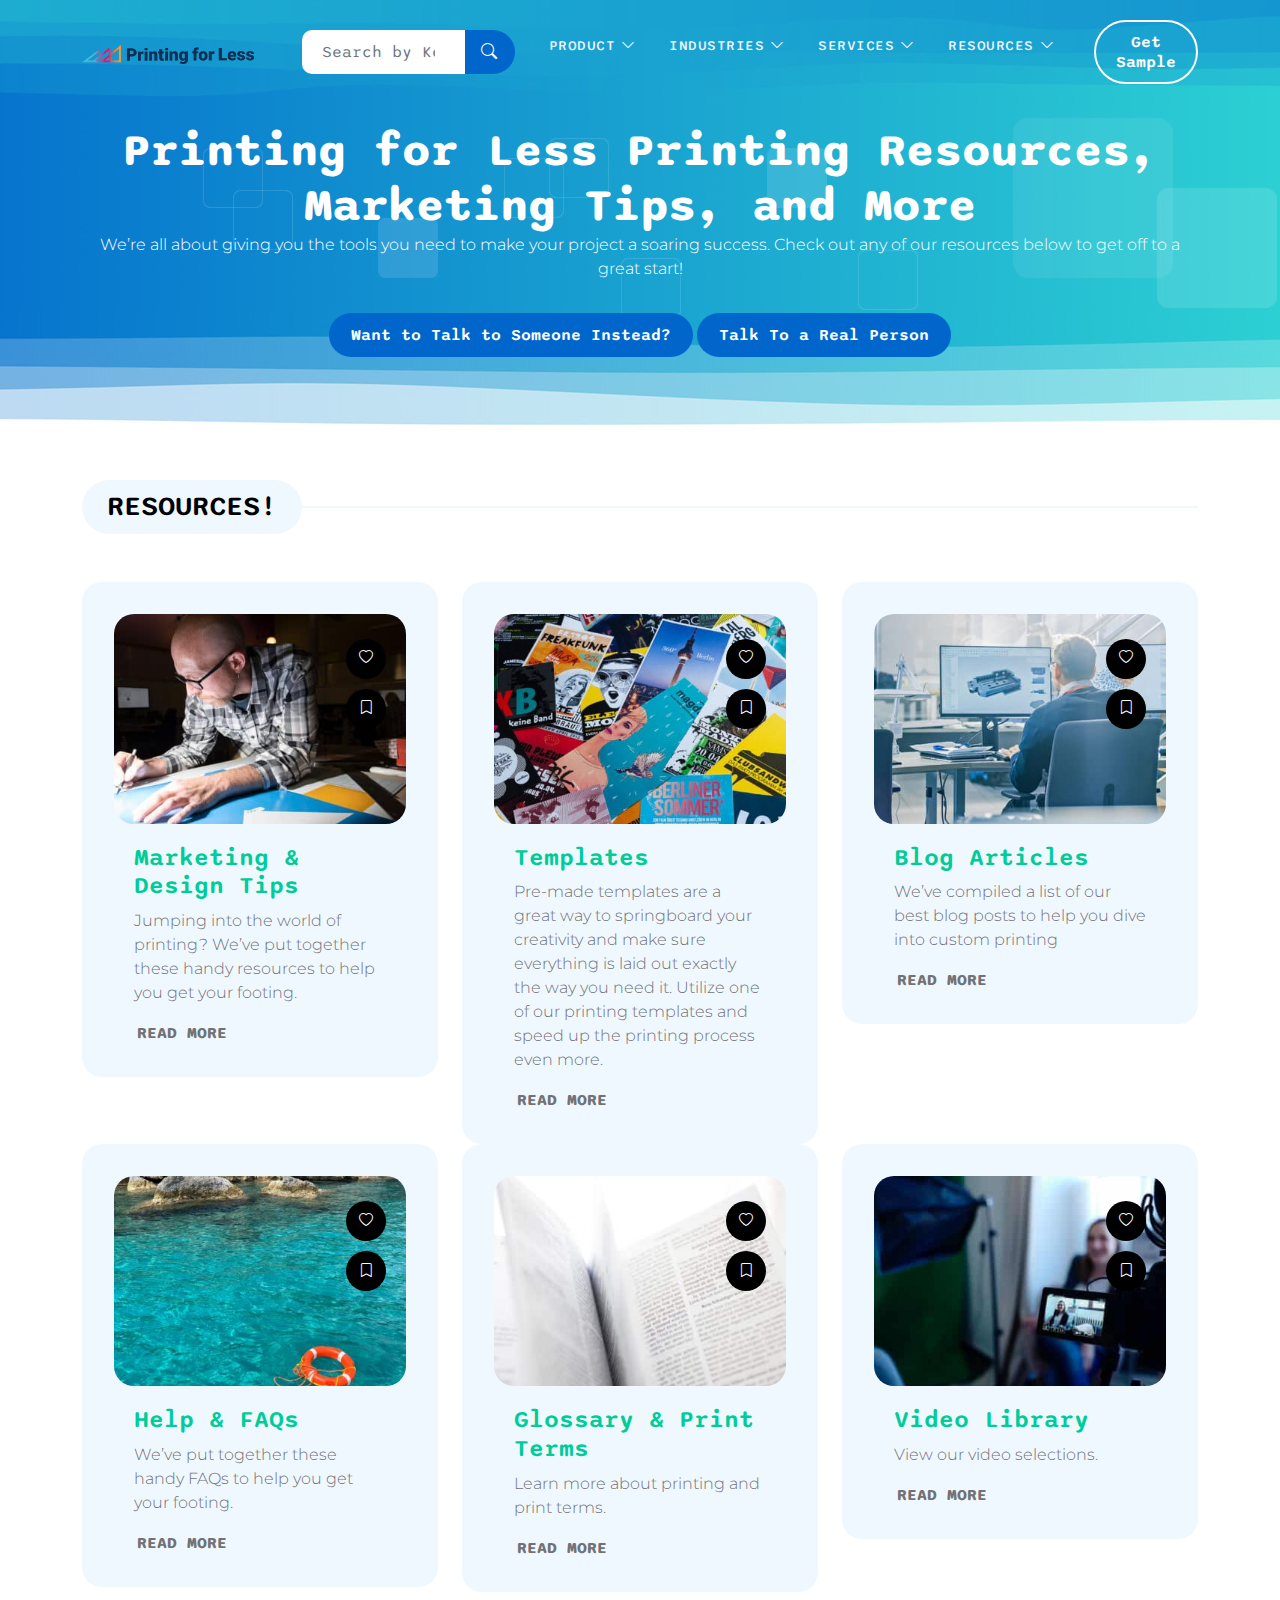
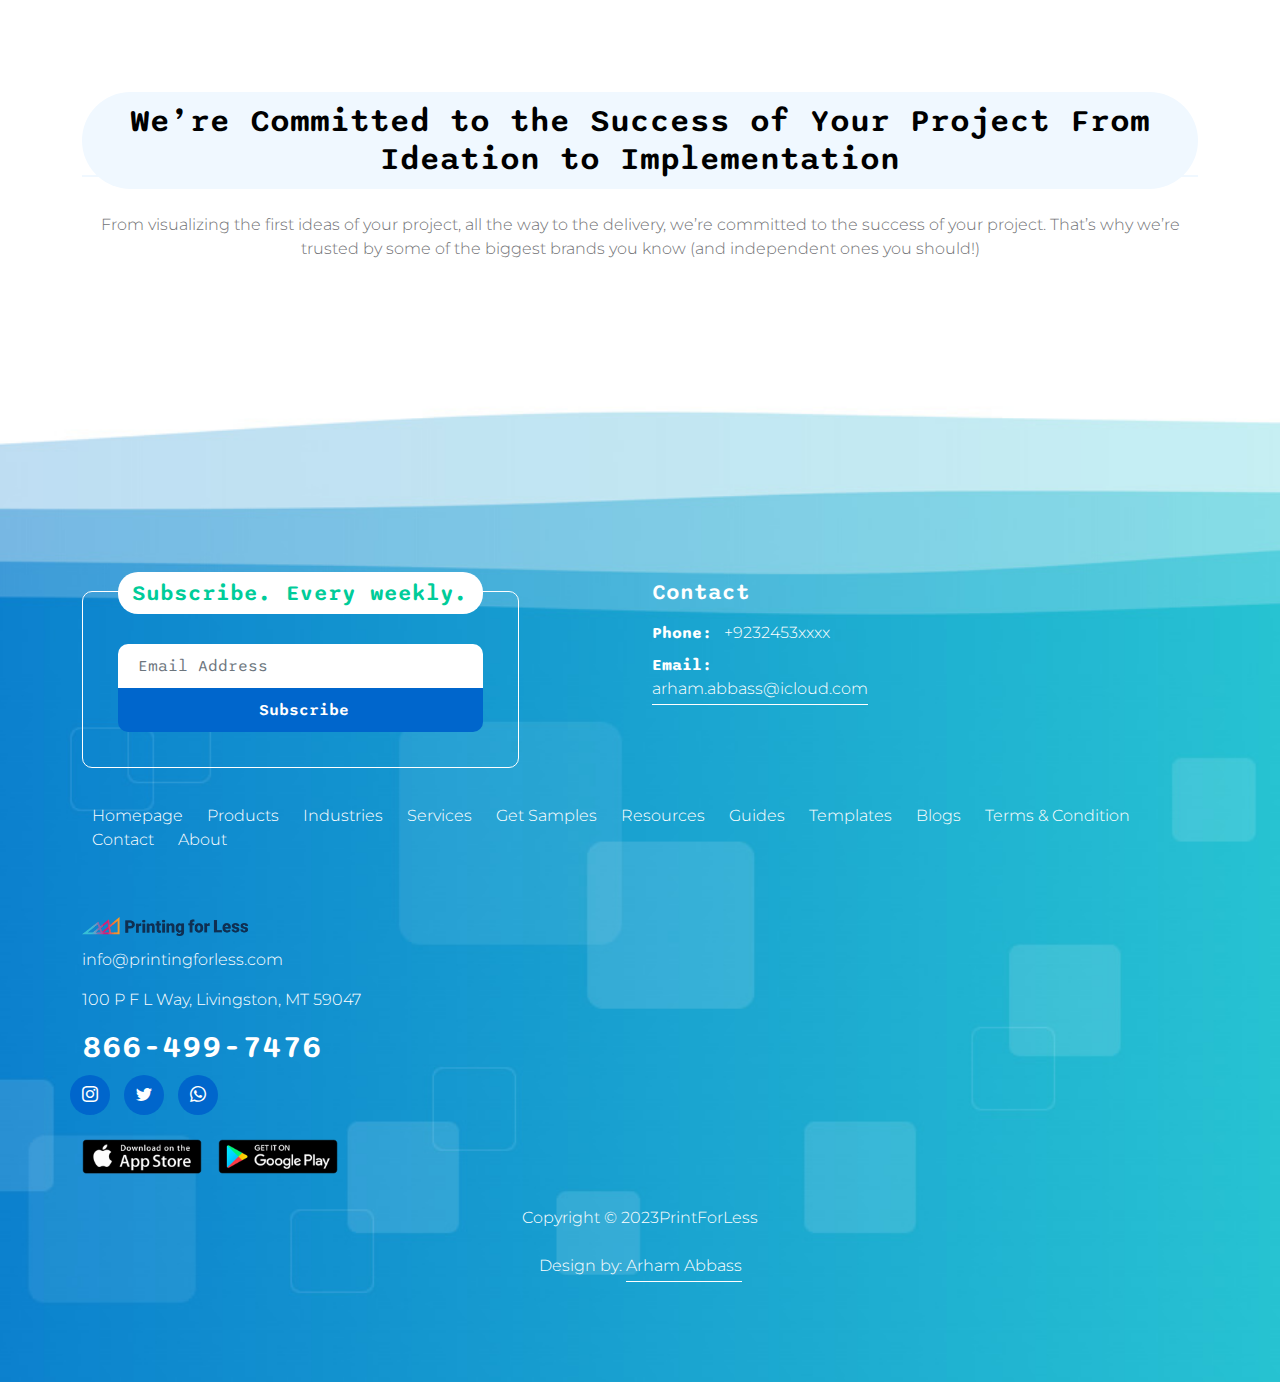
<file: resources-page.html>
<!doctype html>
<html lang="en">
    <head>
        <meta charset="utf-8">
        <meta name="viewport" content="width=device-width, initial-scale=1">

        <meta name="description" content="">
        <meta name="author" content="">

        <title>RESOURCES</title>

        <!-- CSS FILES -->        
        <link rel="preconnect" href="https://fonts.googleapis.com">
        
        <link rel="preconnect" href="https://fonts.gstatic.com" crossorigin>

        <link href="https://fonts.googleapis.com/css2?family=Montserrat:wght@300;400&family=Sono:wght@200;300;400;500;700&display=swap" rel="stylesheet">
                        
        <link rel="stylesheet" href="css/bootstrap.min.css">

        <link rel="stylesheet" href="css/bootstrap-icons.css">

        <link rel="stylesheet" href="css/owl.carousel.min.css">
        
        <link rel="stylesheet" href="css/owl.theme.default.min.css">

        <link href="css/templatemo-pod-talk.css" rel="stylesheet">
<!--

TemplateMo 584 Pod Talk

https://templatemo.com/tm-584-pod-talk

-->
    </head>
    
    <body>

        <main>

            <!-- <nav class="navbar navbar-expand-lg">
                <div class="container">
                    <a class="navbar-brand me-lg-5 me-0" href="index.html">
                        <img src="images/pod-talk-logo.png" class="logo-image img-fluid" alt="templatemo pod talk">
                    </a>

                    <form action="#" method="get" class="custom-form search-form flex-fill me-3" role="search">
                        <div class="input-group input-group-lg">    
                            <input name="search" type="search" class="form-control" id="search" placeholder="Search Podcast" aria-label="Search">

                            <button type="submit" class="form-control" id="submit">
                                <i class="bi-search"></i>
                            </button>
                        </div>
                    </form>
    
                    <button class="navbar-toggler" type="button" data-bs-toggle="collapse" data-bs-target="#navbarNav" aria-controls="navbarNav" aria-expanded="false" aria-label="Toggle navigation">
                        <span class="navbar-toggler-icon"></span>
                    </button>
    
                    <div class="collapse navbar-collapse" id="navbarNav">
                        <ul class="navbar-nav ms-lg-auto">
                            <li class="nav-item">
                                <a class="nav-link" href="index.html">Home</a>
                            </li>

                            <li class="nav-item">
                                <a class="nav-link" href="about.html">About</a>
                            </li>

                            <li class="nav-item dropdown">
                                <a class="nav-link dropdown-toggle" href="#" id="navbarLightDropdownMenuLink" role="button" data-bs-toggle="dropdown" aria-expanded="false">Pages</a>

                                <ul class="dropdown-menu dropdown-menu-light" aria-labelledby="navbarLightDropdownMenuLink">
                                    <li><a class="dropdown-item active" href="listing-page.html">Listing Page</a></li>

                                    <li><a class="dropdown-item" href="detail-page.html">Detail Page</a></li>
                                </ul>
                            </li>
    
                            <li class="nav-item">
                                <a class="nav-link" href="contact.html">Contact</a>
                            </li>
                        </ul>

                        <div class="ms-4">
                            <a href="#section_2" class="btn custom-btn custom-border-btn smoothscroll">Get started</a>
                        </div>
                    </div>
                </div>
            </nav> -->

            <nav class="navbar navbar-expand-lg">
                <div class="container">
                    <a class="navbar-brand me-lg-5 me-0" href="index.html">
                        <img src="images/logo.png" class="logo-image img-fluid" alt="logo">
                    </a>

                    <form action="#" method="get" class="custom-form search-form flex-fill me-3" role="search">
                        <div class="input-group input-group-lg">    
                            <input name="search" type="search" class="form-control" id="search" placeholder="Search by Keyword" aria-label="Search">

                            <button type="submit" class="form-control" id="submit">
                                <i class="bi-search"></i>
                            </button>
                        </div>
                    </form>
    
                    <button class="navbar-toggler" type="button" data-bs-toggle="collapse" data-bs-target="#navbarNav" aria-controls="navbarNav" aria-expanded="false" aria-label="Toggle navigation">
                        <span class="navbar-toggler-icon"></span>
                </button>
    
                    <div class="collapse navbar-collapse" id="navbarNav">
                        <ul class="navbar-nav ms-lg-auto">
                            <li class="nav-item dropdown">
                                <a class="nav-link dropdown-toggle" href="#" id="navbarLightDropdownMenuLink" role="button" data-bs-toggle="dropdown" aria-expanded="false">Product</a>

                                <ul class="dropdown-menu dropdown-menu-light" aria-labelledby="navbarLightDropdownMenuLink">
                                    <li><a class="dropdown-item" href="product-page.html">Announcements</a></li>

                                    <li><a class="dropdown-item" href="product-page.html">Banners</a></li>
                                    <li><a class="dropdown-item" href="product-page.html">Booklets</a></li>
                                    <li><a class="dropdown-item" href="product-page.html">Booklets Envelopes</a></li>
                                    <li><a class="dropdown-item" href="product-page.html">Bookmarks</a></li>
                                    <li><a class="dropdown-item" href="product-page.html">Branded Box Printing</a></li>
                                    <li><a class="dropdown-item" href="product-page.html">Brochure Holder</a></li>
                                    <li><a class="dropdown-item" href="product-page.html">Brochures</a></li>
                                    <li><a class="dropdown-item" href="product-page.html">Buck Slips</a></li>
                                </ul>
                            </li>

                            <li class="nav-item dropdown">
                                <a class="nav-link dropdown-toggle" href="#" id="navbarLightDropdownMenuLink" role="button" data-bs-toggle="dropdown" aria-expanded="false">Industries</a>

                                <ul class="dropdown-menu dropdown-menu-light" aria-labelledby="navbarLightDropdownMenuLink">
                                    <li><a class="dropdown-item" href="industries.html">Advertising & Design</a></li>

                                    <li><a class="dropdown-item" href="industries.html">Enterprise</a></li>
                                    <li><a class="dropdown-item" href="industries.html">Food & Beverages</a></li>
                                    <li><a class="dropdown-item" href="industries.html">Healthcare Payers</a></li>
                                    <li><a class="dropdown-item" href="industries.html">Healthcare Providers</a></li>
                                    <li><a class="dropdown-item" href="industries.html">Non Profit </a></li>
                                    <li><a class="dropdown-item" href="industries.html">Real State </a></li>
                                    <li><a class="dropdown-item" href="industries.html">Technology </a></li>
                                    <li><a class="dropdown-item" href="industries.html">University </a></li>
                                </ul>
                            </li>

                            <li class="nav-item dropdown">
                                <a class="nav-link dropdown-toggle" href="services.html" id="navbarLightDropdownMenuLink" role="button" data-bs-toggle="dropdown" aria-expanded="false">Services</a>

                                <ul class="dropdown-menu dropdown-menu-light" aria-labelledby="navbarLightDropdownMenuLink">
                                    <li><a class="dropdown-item" href="services.html">Reseller Program</a></li>

                                    <li><a class="dropdown-item" href="services.html">Fullfilment</a></li>
                                    <li><a class="dropdown-item" href="services.html">Digital Printing</a></li>
                                    <li><a class="dropdown-item" href="services.html">Mailing Services</a></li>
                                    <li><a class="dropdown-item" href="services.html">Custom Solution</a></li>
                                    <li><a class="dropdown-item" href="services.html">Custom Packaging</a></li>
                                    <li><a class="dropdown-item" href="services.html">Design Services</a></li>
                                    <li><a class="dropdown-item" href="services.html">Printing For Less Direct Mail Platform</a></li>
                                </ul>
                            </li>


     <li class="nav-item dropdown">
                                <a class="nav-link dropdown-toggle" href="resources-page.html" id="navbarLightDropdownMenuLink" role="button" data-bs-toggle="dropdown" aria-expanded="false">Resources</a>

                                <ul class="dropdown-menu dropdown-menu-light" aria-labelledby="navbarLightDropdownMenuLink">
                                    <li><a class="dropdown-item" href="resources-page.html">Marketing & Design Tips</a></li>
                                    <li><a class="dropdown-item" href="resources-page.html">Templates</a></li>
                                    <li><a class="dropdown-item" href="resources-page.html">Blog</a></li>
                                    <li><a class="dropdown-item" href="resources-page.html">Help & FAQs</a></li>
                                    <li><a class="dropdown-item" href="resources-page.html">Printing Terms & Glossary</a></li>
                                    <li><a class="dropdown-item" href="resources-page.html">Video Library</a></li>

                                    
                                </ul>
                            </li>

                        <div class="ms-4">
                            <a href="contact.html" class="btn custom-btn custom-border-btn smoothscroll">Get Sample</a>
                        </div>
                    </div>
                </div>
            </nav>
            

             <header class="site-header d-flex flex-column justify-content-center align-items-center">
                <div class="container">
                    <div class="row">

                        <div class="col-lg-12 col-12 text-center">

                            <h2 class="mb-0">Printing for Less Printing Resources, Marketing Tips, and More</h2>
                            <p style="color: white;">We’re all about giving you the tools you need to make your project a soaring success. Check out any of our resources below to get off to a great start!</p>
                            <a href="#section_2" class="btn custom-btn smoothscroll mt-3">Want to Talk to Someone Instead?</a>
                            <a href="#section_2" class="btn custom-btn smoothscroll mt-3">Talk To a Real Person</a>
                        
                        </div>


                    </div>
                </div>
            </header>
            
           


            <!-- <section class="latest-podcast-section section-padding" id="section_2">
                <div class="container">
                    <div class="row justify-content-center">

                        <div class="col-lg-12 col-12">
                            <div class="section-title-wrap mb-5">
                                <h4 class="section-title">Lastest episodes</h4>
                            </div>
                        </div>

                        <div class="col-lg-6 col-12 mb-4 mb-lg-0">
                            <div class="custom-block d-flex">
                                <div class="">
                                    <div class="custom-block-icon-wrap">
                                        <div class="section-overlay"></div>
                                        <a href="detail-page.html" class="custom-block-image-wrap">
                                            <img src="images/podcast/11683425_4790593.jpg" class="custom-block-image img-fluid" alt="">

                                            <a href="#" class="custom-block-icon">
                                                <i class="bi-play-fill"></i>
                                            </a>
                                        </a>
                                    </div>

                                    <div class="mt-2">
                                        <a href="#" class="btn custom-btn">
                                            Subscribe
                                        </a>
                                    </div>
                                </div>

                                <div class="custom-block-info">
                                    <div class="custom-block-top d-flex mb-1">
                                        <small class="me-4">
                                            <i class="bi-clock-fill custom-icon"></i>
                                            50 Minutes
                                        </small>

                                        <small>Episode <span class="badge">15</span></small>
                                    </div>

                                    <h5 class="mb-2">
                                        <a href="detail-page.html">
                                            Modern Vintage
                                        </a>
                                    </h5>

                                    <div class="profile-block d-flex">
                                        <img src="images/profile/woman-posing-black-dress-medium-shot.jpg" class="profile-block-image img-fluid" alt="">

                                        <p>
                                            Elsa
                                            <img src="images/verified.png" class="verified-image img-fluid" alt="">
                                            <strong>Influencer</strong></p>
                                    </div>

                                    <p class="mb-0">Lorem Ipsum dolor sit amet consectetur</p>

                                    <div class="custom-block-bottom d-flex justify-content-between mt-3">
                                        <a href="#" class="bi-headphones me-1">
                                            <span>120k</span>
                                        </a>

                                        <a href="#" class="bi-heart me-1">
                                            <span>42.5k</span>
                                        </a>

                                        <a href="#" class="bi-chat me-1">
                                            <span>11k</span>
                                        </a>

                                        <a href="#" class="bi-download">
                                            <span>50k</span>
                                        </a>
                                    </div>
                                </div>

                                <div class="d-flex flex-column ms-auto">
                                    <a href="#" class="badge ms-auto">
                                        <i class="bi-heart"></i>
                                    </a>

                                    <a href="#" class="badge ms-auto">
                                        <i class="bi-bookmark"></i>
                                    </a>
                                </div>
                            </div>
                        </div>

                        <div class="col-lg-6 col-12">
                            <div class="custom-block d-flex">
                                <div class="">
                                    <div class="custom-block-icon-wrap">
                                        <div class="section-overlay"></div>
                                        <a href="detail-page.html" class="custom-block-image-wrap">
                                            <img src="images/podcast/12577967_02.jpg" class="custom-block-image img-fluid" alt="">

                                            <a href="#" class="custom-block-icon">
                                                <i class="bi-play-fill"></i>
                                            </a>
                                        </a>
                                    </div>

                                    <div class="mt-2">
                                        <a href="#" class="btn custom-btn">
                                            Subscribe
                                        </a>
                                    </div>
                                </div>

                                <div class="custom-block-info">
                                    <div class="custom-block-top d-flex mb-1">
                                        <small class="me-4">
                                            <i class="bi-clock-fill custom-icon"></i>
                                            15 Minutes
                                        </small>

                                        <small>Episode <span class="badge">45</span></small>
                                    </div>

                                    <h5 class="mb-2">
                                        <a href="detail-page.html">
                                            Daily Talk
                                        </a>
                                    </h5>

                                    <div class="profile-block d-flex">
                                        <img src="images/profile/handsome-asian-man-listening-music-through-headphones.jpg" class="profile-block-image img-fluid" alt="">

                                        <p>William
                                            <strong>Vlogger</strong></p>
                                    </div>

                                    <p class="mb-0">Lorem Ipsum dolor sit amet consectetur</p>

                                    <div class="custom-block-bottom d-flex justify-content-between mt-3">
                                        <a href="#" class="bi-headphones me-1">
                                            <span>140k</span>
                                        </a>

                                        <a href="#" class="bi-heart me-1">
                                            <span>22.4k</span>
                                        </a>

                                        <a href="#" class="bi-chat me-1">
                                            <span>16k</span>
                                        </a>

                                        <a href="#" class="bi-download">
                                            <span>62k</span>
                                        </a>
                                    </div>
                                </div>

                                <div class="d-flex flex-column ms-auto">
                                    <a href="#" class="badge ms-auto">
                                        <i class="bi-heart"></i>
                                    </a>

                                    <a href="#" class="badge ms-auto">
                                        <i class="bi-bookmark"></i>
                                    </a>
                                </div>
                            </div>
                        </div>

                        <div class="col-lg-4 col-12 mx-auto">
                            <nav aria-label="Page navigation example">
                                <ul class="pagination pagination-lg justify-content-center mt-5">
                                    <li class="page-item">
                                        <a class="page-link" href="#" aria-label="Previous">
                                            <span aria-hidden="true">&laquo;</span>
                                        </a>
                                    </li>

                                    <li class="page-item active"><a class="page-link" href="#">1</a></li>

                                    <li class="page-item"><a class="page-link" href="#">2</a></li>

                                    <li class="page-item"><a class="page-link" href="#">3</a></li>

                                    <li class="page-item">
                                        <a class="page-link" href="#" aria-label="Next">
                                            <span aria-hidden="true">&raquo;</span>
                                        </a>
                                    </li>
                                </ul>
                            </nav>
                        </div>

                    </div>
                </div>
            </section>
 -->

            <section class="trending-podcast-section section-padding pt-0">
                <div class="container">
                    <div class="row">

                        <div class="col-lg-12 col-12">
                            <div class="section-title-wrap mb-5">
                                <h4 class="section-title">RESOURCES!</h4>
                            </div>
                        </div>

                        <div class="col-lg-4 col-12 mb-4 mb-lg-0">
                            <div class="custom-block custom-block-full">
                                <div class="custom-block-image-wrap">
                                    <a href="#">
                                        <img src="images/rr1.jpg" class="custom-block-image img-fluid" alt="">
                                    </a>
                                </div>

                                <div class="custom-block-info">
                                    <h5 class="mb-2">
                                        <a href="#">
                                            Marketing & Design Tips
                                        </a>
                                    </h5>

                                    

                                    <p class="mb-0">Jumping into the world of printing? We’ve put together these handy resources to help you get your footing.</p>

                                    <div class="custom-block-bottom d-flex justify-content-between mt-3">
                                        <a href="#" class="bi-thumb me-1">
                                            <span><b>Read More</b></span>
                                        </a>

                                       
                                    </div>
                                </div>

                                <div class="social-share d-flex flex-column ms-auto">
                                    <a href="#" class="badge ms-auto">
                                        <i class="bi-heart"></i>
                                    </a>

                                    <a href="#" class="badge ms-auto">
                                        <i class="bi-bookmark"></i>
                                    </a>
                                </div>
                            </div>
                        </div>

                        <div class="col-lg-4 col-12 mb-4 mb-lg-0">
                            <div class="custom-block custom-block-full">
                                <div class="custom-block-image-wrap">
                                    <a href="#">
                                        <img src="images/rr2.jpg" class="custom-block-image img-fluid" alt="">
                                    </a>
                                </div>

                                <div class="custom-block-info">
                                    <h5 class="mb-2">
                                        <a href="#">
                                            Templates
                                        </a>
                                    </h5>

                                   

                                    <p class="mb-0">Pre-made templates are a great way to springboard your creativity and make sure everything is laid out exactly the way you need it. Utilize one of our printing templates and speed up the printing process even more.</p>

                                    <div class="custom-block-bottom d-flex justify-content-between mt-3">
                                        <a href="#" class=" me-1">
                                            <span><b>Read More</b></span>
                                        </a>

                                       
                                    </div>
                                </div>

                                <div class="social-share d-flex flex-column ms-auto">
                                    <a href="#" class="badge ms-auto">
                                        <i class="bi-heart"></i>
                                    </a>

                                    <a href="#" class="badge ms-auto">
                                        <i class="bi-bookmark"></i>
                                    </a>
                                </div>
                            </div>
                        </div>

                        <div class="col-lg-4 col-12">
                            <div class="custom-block custom-block-full">
                                <div class="custom-block-image-wrap">
                                    <a href="#">
                                        <img src="images/rr3.jpg" class="custom-block-image img-fluid" alt="">
                                    </a>
                                </div>

                                <div class="custom-block-info">
                                    <h5 class="mb-2">
                                        <a href="#">
                                          Blog Articles
                                        </a>
                                    </h5>

                                   

                                    <p class="mb-0">We’ve compiled a list of our best blog posts to help you dive into custom printing</p>

                                    <div class="custom-block-bottom d-flex justify-content-between mt-3">
                                        <a href="#" class=" me-1">
                                            <span><b>Read More</b></span>
                                        </a>

                                      
                                    </div>
                                </div>

                                <div class="social-share d-flex flex-column ms-auto">
                                    <a href="#" class="badge ms-auto">
                                        <i class="bi-heart"></i>
                                    </a>

                                    <a href="#" class="badge ms-auto">
                                        <i class="bi-bookmark"></i>
                                    </a>
                                </div>
                            </div>
                        </div>
                        





                        
                        <div class="col-lg-4 col-12 mb-4 mb-lg-0">
                            <div class="custom-block custom-block-full">
                                <div class="custom-block-image-wrap">
                                    <a href="#">
                                        <img src="images/rr4.jpg" class="custom-block-image img-fluid" alt="">
                                    </a>
                                </div>

                                <div class="custom-block-info">
                                    <h5 class="mb-2">
                                        <a href="#">
                                            Help & FAQs
                                        </a>
                                    </h5>

                                    

                                    <p class="mb-0">We’ve put together these handy FAQs to help you get your footing.</p>

                                    <div class="custom-block-bottom d-flex justify-content-between mt-3">
                                        <a href="#" class="bi-thumb me-1">
                                            <span><b>Read More</b></span>
                                        </a>

                                       
                                    </div>
                                </div>

                                <div class="social-share d-flex flex-column ms-auto">
                                    <a href="#" class="badge ms-auto">
                                        <i class="bi-heart"></i>
                                    </a>

                                    <a href="#" class="badge ms-auto">
                                        <i class="bi-bookmark"></i>
                                    </a>
                                </div>
                            </div>
                        </div>

                        <div class="col-lg-4 col-12 mb-4 mb-lg-0">
                            <div class="custom-block custom-block-full">
                                <div class="custom-block-image-wrap">
                                    <a href="#">
                                        <img src="images/rr5.jpg" class="custom-block-image img-fluid" alt="">
                                    </a>
                                </div>

                                <div class="custom-block-info">
                                    <h5 class="mb-2">
                                        <a href="#">
                                            Glossary & Print Terms
                                        </a>
                                    </h5>

                                   

                                    <p class="mb-0">Learn more about printing and print terms.</p>

                                    <div class="custom-block-bottom d-flex justify-content-between mt-3">
                                        <a href="#" class=" me-1">
                                            <span><b>Read More</b></span>
                                        </a>

                                       
                                    </div>
                                </div>

                                <div class="social-share d-flex flex-column ms-auto">
                                    <a href="#" class="badge ms-auto">
                                        <i class="bi-heart"></i>
                                    </a>

                                    <a href="#" class="badge ms-auto">
                                        <i class="bi-bookmark"></i>
                                    </a>
                                </div>
                            </div>
                        </div>

                        <div class="col-lg-4 col-12">
                            <div class="custom-block custom-block-full">
                                <div class="custom-block-image-wrap">
                                    <a href="#">
                                        <img src="images/rr6.jpg" class="custom-block-image img-fluid" alt="">
                                    </a>
                                </div>

                                <div class="custom-block-info">
                                    <h5 class="mb-2">
                                        <a href="#">
                                          Video Library
                                        </a>
                                    </h5>

                                   

                                    <p class="mb-0">View our video selections.</p>

                                    <div class="custom-block-bottom d-flex justify-content-between mt-3">
                                        <a href="#" class=" me-1">
                                            <span><b>Read More</b></span>
                                        </a>

                                      
                                    </div>
                                </div>

                                <div class="social-share d-flex flex-column ms-auto">
                                    <a href="#" class="badge ms-auto">
                                        <i class="bi-heart"></i>
                                    </a>

                                    <a href="#" class="badge ms-auto">
                                        <i class="bi-bookmark"></i>
                                    </a>
                                </div>
                            </div>
                        </div>




                    </div>
                </div>
            </section>
            <section class="trending-podcast-section section-padding pt-0">
                <div class="container">
                    <div class="row">

                        <div class="col-lg-12 col-12">
                            <div class="section-title-wrap mb-5">
                                <h3 style="text-align: center;" class="section-title">We’re Committed to the Success of Your Project From Ideation to Implementation</h3>
                                <br><br><p style="text-align: center;">From visualizing the first ideas of your project, all the way to the delivery, we’re committed to the success of your project. That’s why we’re trusted by some of the biggest brands you know (and independent ones you should!)

                                </p>
                            </div>
                        </div>
        </main>

        <footer class="site-footer">   
            <div class="container">
                <div class="row">

                    <div class="col-lg-6 col-12 mb-5 mb-lg-0">
                        <div class="subscribe-form-wrap">
                            <h6>Subscribe. Every weekly.</h6>

                            <form class="custom-form subscribe-form" action="#" method="get" role="form">
                                <input type="email" name="subscribe-email" id="subscribe-email" pattern="[^ @]*@[^ @]*" class="form-control" placeholder="Email Address" required="">

                                <div class="col-lg-12 col-12">
                                    <button type="submit" class="form-control" id="submit">Subscribe</button>
                                </div>
                            </form>
                        </div>
                    </div>

                    <div class="col-lg-3 col-md-6 col-12 mb-4 mb-md-0 mb-lg-0">
                        <h6 class="site-footer-title mb-3">Contact</h6>

                        <p class="mb-2"><strong class="d-inline me-2">Phone:</strong> +9232453xxxx</p>

                        <p>
                            <strong class="d-inline me-2">Email:</strong>
                            <a href="#">arham.abbass@icloud.com</a> 
                        </p>

                        
                    </div>
                    
                   

                </div>
               
            </div>
            
            <div class="container pt-5">
                <div class="row align-items-center">
            <!-- <div class="col-lg-12s col-md-9 col-12"> -->
                <div>
                
                <ul class="site-footer-links">
                    <li class="site-footer-link-item">
                        <a href="#" class="site-footer-link">Homepage</a>
                    </li>

                    <li class="site-footer-link-item">
                        <a href="#" class="site-footer-link">Products</a>
                    </li>

                    <li class="site-footer-link-item">
                        <a href="#" class="site-footer-link">Industries</a>
                    </li>

                    <li class="site-footer-link-item">
                        <a href="#" class="site-footer-link">Services</a>
                    </li>
                    <li class="site-footer-link-item">
                        <a href="#" class="site-footer-link">Get Samples</a>
                    </li>
                    <li class="site-footer-link-item">
                        <a href="#" class="site-footer-link">Resources</a>
                    </li>
                    <li class="site-footer-link-item">
                        <a href="#" class="site-footer-link">Guides</a>
                    </li>
                    <li class="site-footer-link-item">
                        <a href="#" class="site-footer-link">Templates</a>
                    </li>
                    <li class="site-footer-link-item">
                        <a href="#" class="site-footer-link">Blogs</a>
                    </li>
                    <li class="site-footer-link-item">
                        <a href="#" class="site-footer-link">Terms & Condition</a>

                    </li>
                    <li class="site-footer-link-item">
                        <a href="#" class="site-footer-link">Contact</a>
                    </li>
                    <li class="site-footer-link-item">
                        <a href="#" class="site-footer-link">About</a>
                    </li>
                   
                  
                </ul>
            </div>
            </div></div>

            <div class="container pt-5">
                <div class="row align-items-center">

                    <div class="col-lg-2 col-md-3 col-12">
                        <a class="navbar-brand" href="index.html">
                            <img src="images/logo.png" class="logo-image img-fluid" alt="templatemo pod talk">
                        </a>
                    </div>
                    <br>
                    <p>info@printingforless.com
                        </p>
                        <p>100 P F L Way, Livingston, MT 59047</p>
                        <h3 style="color: white;">866-499-7476</h3>
                        <!-- <h6 class="site-footer-title mb-3">Social</h6> -->
    
                        <ul class="social-icon">
                            <li class="social-icon-item">
                                <a href="#" class="social-icon-link bi-instagram"></a>
                            </li>

                            <li class="social-icon-item">
                                <a href="#" class="social-icon-link bi-twitter"></a>
                            </li>

                            <li class="social-icon-item">
                                <a href="#" class="social-icon-link bi-whatsapp"></a>
                            </li>
                        </ul>

                        <div class="col-lg-3 col-md-6 col-12">
                            <!-- <h6 class="site-footer-title mb-3">Download Mobile</h6> -->
                            <br>
    
                            <div class="site-footer-thumb mb-4 pb-2">
                                <div class="d-flex flex-wrap">
                                    <a href="#">
                                        <img src="images/app-store.png" class="me-3 mb-2 mb-lg-0 img-fluid" alt="">
                                    </a>
    
                                    <a href="#">
                                        <img src="images/play-store.png" class="img-fluid" alt="">
                                    </a>
                                </div>
                            </div>
    
                           
                        </div>

                   

                    <!-- <div class="col-lg-3 col-12"> -->
                        <center><div>
                        <p class="copyright-text mb-0">Copyright © 2023PrintForLess
                        <br><br>
                        Design by: <a rel="nofollow" href="https://templatemo.com/page/1" target="_parent">Arham Abbass</a></p>
                    </div></center>
                </div>
            </div>
        </footer>

        <!-- JAVASCRIPT FILES -->
        <script src="js/jquery.min.js"></script>
        <script src="js/bootstrap.bundle.min.js"></script>
        <script src="js/owl.carousel.min.js"></script>
        <script src="js/custom.js"></script>

    </body>
</html>
</file>
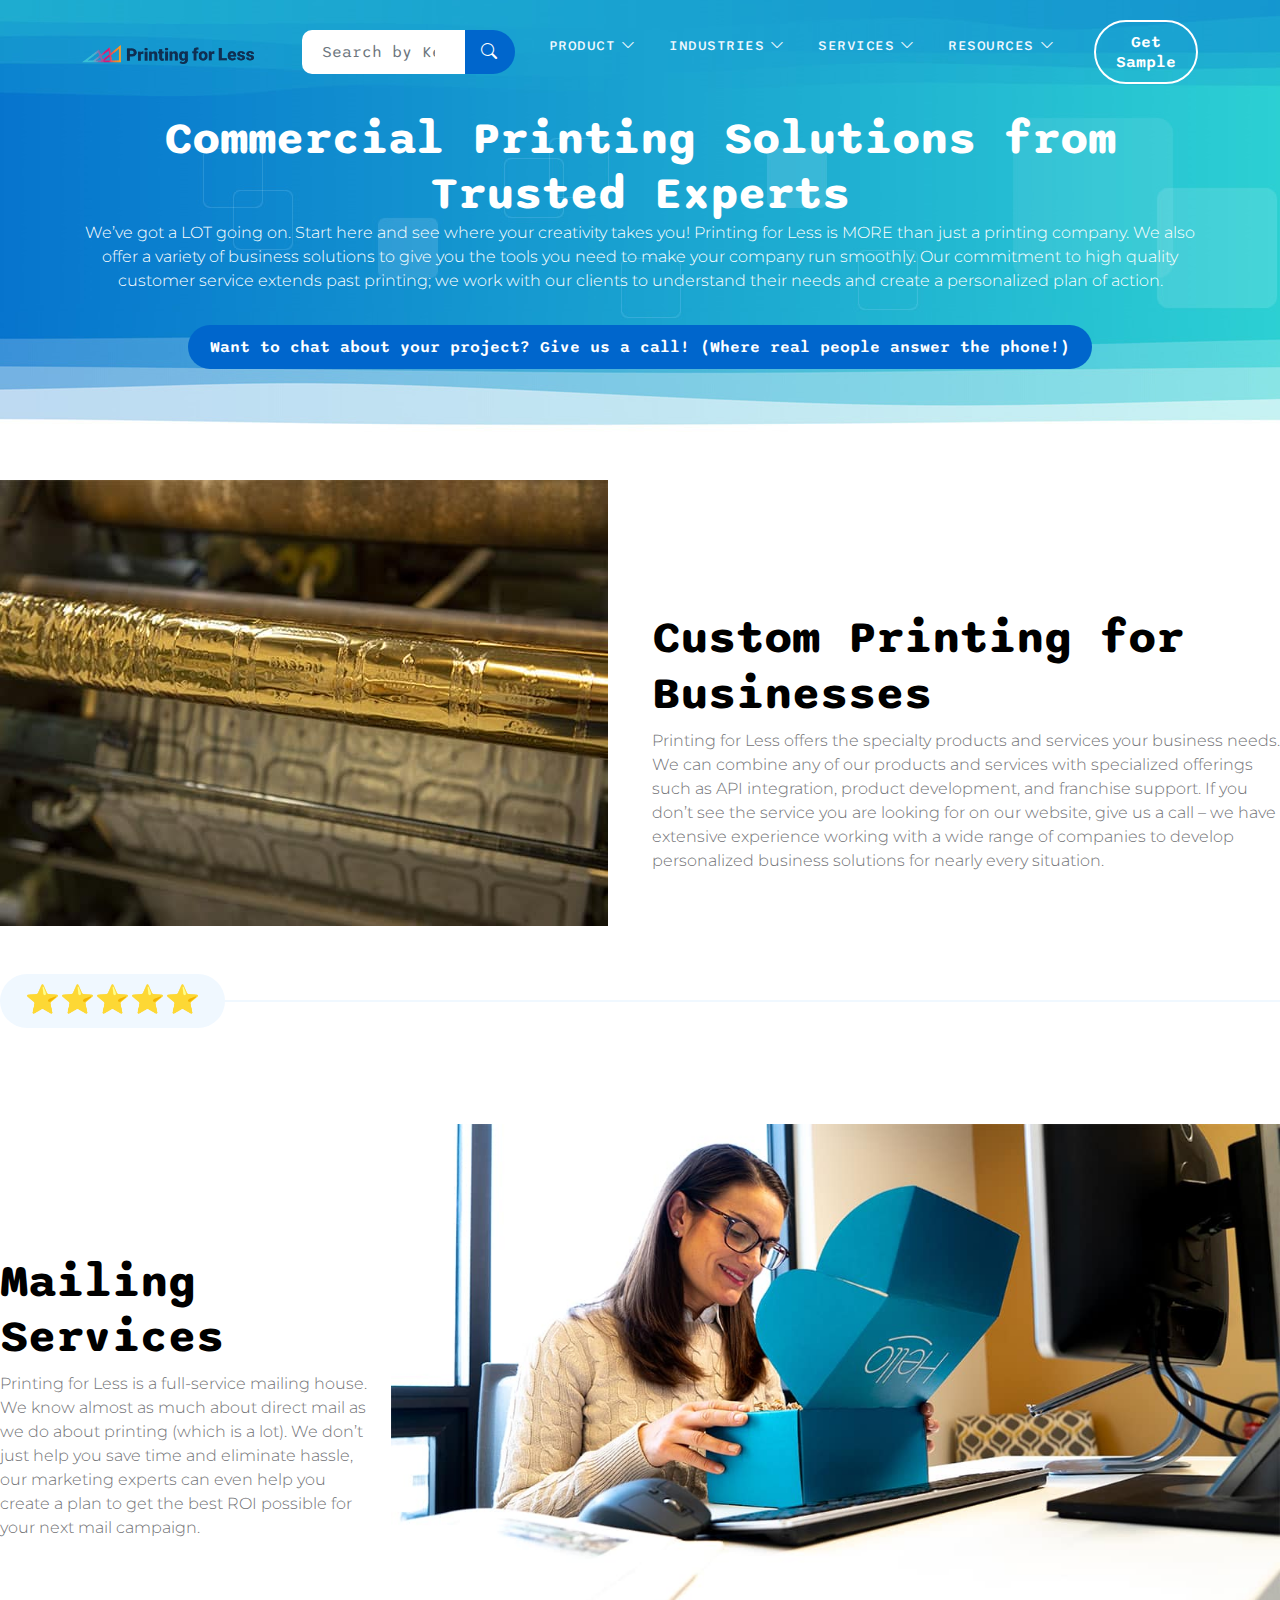
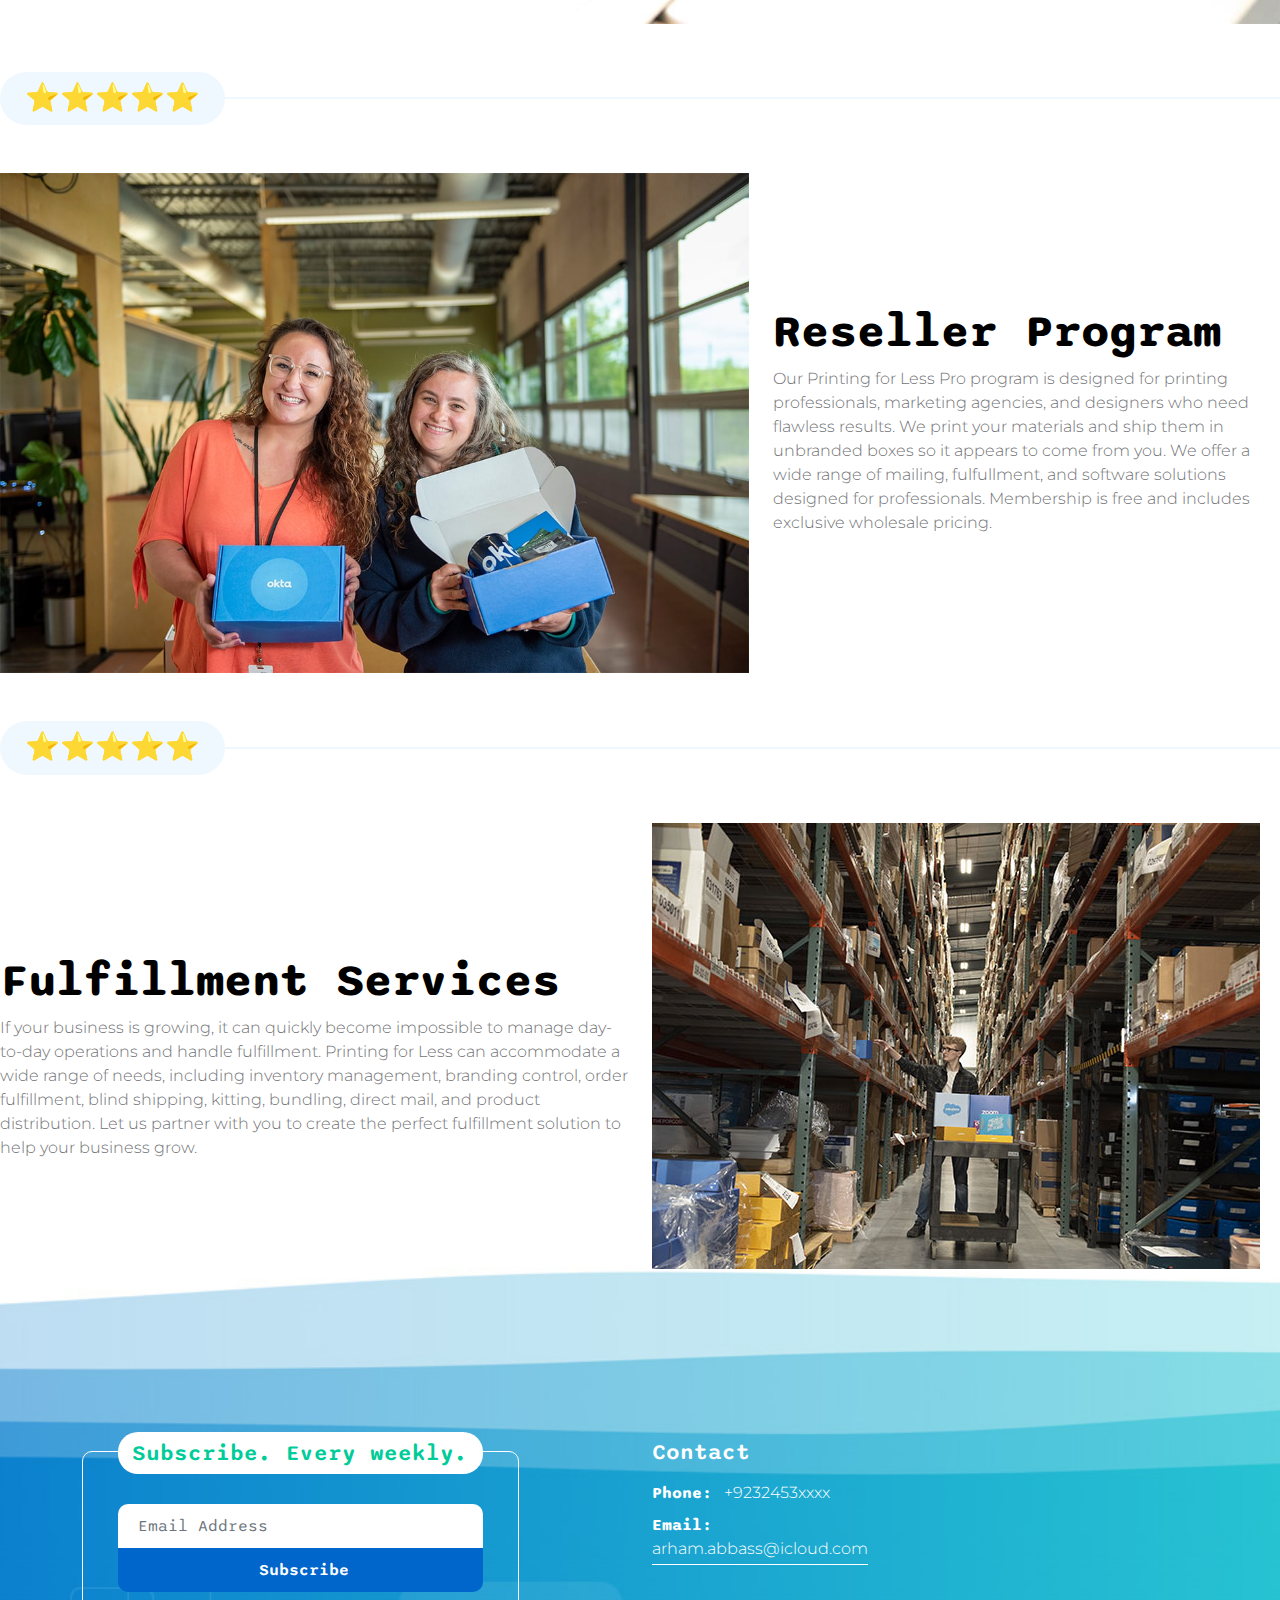
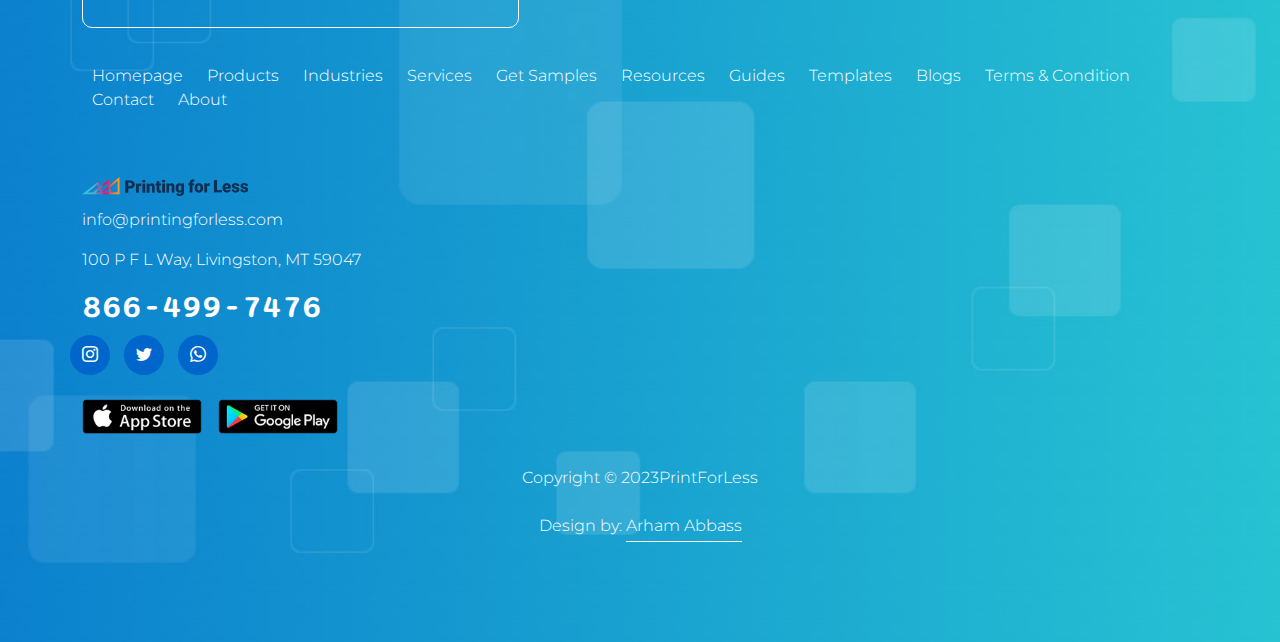
<file: services.html>
<!doctype html>
<html lang="en">
    <head>
        <meta charset="utf-8">
        <meta name="viewport" content="width=device-width, initial-scale=1">

        <meta name="description" content="">
        <meta name="author" content="">

        <title>SERVICES</title>

        <!-- CSS FILES -->        
        <link rel="preconnect" href="https://fonts.googleapis.com">
        
        <link rel="preconnect" href="https://fonts.gstatic.com" crossorigin>

        <link href="https://fonts.googleapis.com/css2?family=Montserrat:wght@300;400&family=Sono:wght@200;300;400;500;700&display=swap" rel="stylesheet">
                        
        <link rel="stylesheet" href="css/bootstrap.min.css">

        <link rel="stylesheet" href="css/bootstrap-icons.css">

        <link rel="stylesheet" href="css/owl.carousel.min.css">
        
        <link rel="stylesheet" href="css/owl.theme.default.min.css">

        <link href="css/templatemo-pod-talk.css" rel="stylesheet">
<!--

TemplateMo 584 Pod Talk

https://templatemo.com/tm-584-pod-talk

-->
    </head>
    
    <body>

        <main>

            <!-- <nav class="navbar navbar-expand-lg">
                <div class="container">
                    <a class="navbar-brand me-lg-5 me-0" href="index.html">
                        <img src="images/pod-talk-logo.png" class="logo-image img-fluid" alt="templatemo pod talk">
                    </a>

                    <form action="#" method="get" class="custom-form search-form flex-fill me-3" role="search">
                        <div class="input-group input-group-lg">    
                            <input name="search" type="search" class="form-control" id="search" placeholder="Search Podcast" aria-label="Search">

                            <button type="submit" class="form-control" id="submit">
                                <i class="bi-search"></i>
                            </button>
                        </div>
                    </form>
    
                    <button class="navbar-toggler" type="button" data-bs-toggle="collapse" data-bs-target="#navbarNav" aria-controls="navbarNav" aria-expanded="false" aria-label="Toggle navigation">
                        <span class="navbar-toggler-icon"></span>
                    </button>
    
                    <div class="collapse navbar-collapse" id="navbarNav">
                        <ul class="navbar-nav ms-lg-auto">
                            <li class="nav-item">
                                <a class="nav-link" href="index.html">Home</a>
                            </li>

                            <li class="nav-item">
                                <a class="nav-link" href="about.html">About</a>
                            </li>

                            <li class="nav-item dropdown">
                                <a class="nav-link dropdown-toggle" href="#" id="navbarLightDropdownMenuLink" role="button" data-bs-toggle="dropdown" aria-expanded="false">Pages</a>

                                <ul class="dropdown-menu dropdown-menu-light" aria-labelledby="navbarLightDropdownMenuLink">
                                    <li><a class="dropdown-item active" href="listing-page.html">Listing Page</a></li>

                                    <li><a class="dropdown-item" href="detail-page.html">Detail Page</a></li>
                                </ul>
                            </li>
    
                            <li class="nav-item">
                                <a class="nav-link" href="contact.html">Contact</a>
                            </li>
                        </ul>

                        <div class="ms-4">
                            <a href="#section_2" class="btn custom-btn custom-border-btn smoothscroll">Get started</a>
                        </div>
                    </div>
                </div>
            </nav> -->
            <nav class="navbar navbar-expand-lg">
                <div class="container">
                    <a class="navbar-brand me-lg-5 me-0" href="index.html">
                        <img src="images/logo.png" class="logo-image img-fluid" alt="logo">
                    </a>

                    <form action="#" method="get" class="custom-form search-form flex-fill me-3" role="search">
                        <div class="input-group input-group-lg">    
                            <input name="search" type="search" class="form-control" id="search" placeholder="Search by Keyword" aria-label="Search">

                            <button type="submit" class="form-control" id="submit">
                                <i class="bi-search"></i>
                            </button>
                        </div>
                    </form>
    
                    <button class="navbar-toggler" type="button" data-bs-toggle="collapse" data-bs-target="#navbarNav" aria-controls="navbarNav" aria-expanded="false" aria-label="Toggle navigation">
                        <span class="navbar-toggler-icon"></span>
                </button>
    
                    <div class="collapse navbar-collapse" id="navbarNav">
                        <ul class="navbar-nav ms-lg-auto">
                            <li class="nav-item dropdown">
                                <a class="nav-link dropdown-toggle" href="#" id="navbarLightDropdownMenuLink" role="button" data-bs-toggle="dropdown" aria-expanded="false">Product</a>

                                <ul class="dropdown-menu dropdown-menu-light" aria-labelledby="navbarLightDropdownMenuLink">
                                    <li><a class="dropdown-item" href="product-page.html">Announcements</a></li>

                                    <li><a class="dropdown-item" href="product-page.html">Banners</a></li>
                                    <li><a class="dropdown-item" href="product-page.html">Booklets</a></li>
                                    <li><a class="dropdown-item" href="product-page.html">Booklets Envelopes</a></li>
                                    <li><a class="dropdown-item" href="product-page.html">Bookmarks</a></li>
                                    <li><a class="dropdown-item" href="product-page.html">Branded Box Printing</a></li>
                                    <li><a class="dropdown-item" href="product-page.html">Brochure Holder</a></li>
                                    <li><a class="dropdown-item" href="product-page.html">Brochures</a></li>
                                    <li><a class="dropdown-item" href="product-page.html">Buck Slips</a></li>
                                </ul>
                            </li>

                            <li class="nav-item dropdown">
                                <a class="nav-link dropdown-toggle" href="#" id="navbarLightDropdownMenuLink" role="button" data-bs-toggle="dropdown" aria-expanded="false">Industries</a>

                                <ul class="dropdown-menu dropdown-menu-light" aria-labelledby="navbarLightDropdownMenuLink">
                                    <li><a class="dropdown-item" href="industries.html">Advertising & Design</a></li>

                                    <li><a class="dropdown-item" href="industries.html">Enterprise</a></li>
                                    <li><a class="dropdown-item" href="industries.html">Food & Beverages</a></li>
                                    <li><a class="dropdown-item" href="industries.html">Healthcare Payers</a></li>
                                    <li><a class="dropdown-item" href="industries.html">Healthcare Providers</a></li>
                                    <li><a class="dropdown-item" href="industries.html">Non Profit </a></li>
                                    <li><a class="dropdown-item" href="industries.html">Real State </a></li>
                                    <li><a class="dropdown-item" href="industries.html">Technology </a></li>
                                    <li><a class="dropdown-item" href="industries.html">University </a></li>
                                </ul>
                            </li>

                            <li class="nav-item dropdown">
                                <a class="nav-link dropdown-toggle" href="services.html" id="navbarLightDropdownMenuLink" role="button" data-bs-toggle="dropdown" aria-expanded="false">Services</a>

                                <ul class="dropdown-menu dropdown-menu-light" aria-labelledby="navbarLightDropdownMenuLink">
                                    <li><a class="dropdown-item" href="services.html">Reseller Program</a></li>

                                    <li><a class="dropdown-item" href="services.html">Fullfilment</a></li>
                                    <li><a class="dropdown-item" href="services.html">Digital Printing</a></li>
                                    <li><a class="dropdown-item" href="services.html">Mailing Services</a></li>
                                    <li><a class="dropdown-item" href="services.html">Custom Solution</a></li>
                                    <li><a class="dropdown-item" href="services.html">Custom Packaging</a></li>
                                    <li><a class="dropdown-item" href="services.html">Design Services</a></li>
                                    <li><a class="dropdown-item" href="services.html">Printing For Less Direct Mail Platform</a></li>
                                </ul>
                            </li>


     <li class="nav-item dropdown">
                                <a class="nav-link dropdown-toggle" href="resources-page.html" id="navbarLightDropdownMenuLink" role="button" data-bs-toggle="dropdown" aria-expanded="false">Resources</a>

                                <ul class="dropdown-menu dropdown-menu-light" aria-labelledby="navbarLightDropdownMenuLink">
                                    <li><a class="dropdown-item" href="resources-page.html">Marketing & Design Tips</a></li>
                                    <li><a class="dropdown-item" href="resources-page.html">Templates</a></li>
                                    <li><a class="dropdown-item" href="resources-page.html">Blog</a></li>
                                    <li><a class="dropdown-item" href="resources-page.html">Help & FAQs</a></li>
                                    <li><a class="dropdown-item" href="resources-page.html">Printing Terms & Glossary</a></li>
                                    <li><a class="dropdown-item" href="resources-page.html">Video Library</a></li>

                                    
                                </ul>
                            </li>

                        <div class="ms-4">
                            <a href="contact.html" class="btn custom-btn custom-border-btn smoothscroll">Get Sample</a>
                        </div>
                    </div>
                </div>
            </nav>
            

             <header class="site-header d-flex flex-column justify-content-center align-items-center">
                <div class="container">
                    <div class="row">

                        <div class="col-lg-12 col-12 text-center">

                            <h2 class="mb-0">Commercial Printing Solutions from Trusted Experts</h2>
                            <p style="color: white;">We’ve got a LOT going on. Start here and see where your creativity takes you! Printing for Less is MORE than just a printing company. We also offer a variety of business solutions to give you the tools you need to make your company run smoothly. Our commitment to high quality customer service extends past printing; we work with our clients to understand their needs and create a personalized plan of action.</p>
                            <a href="#section_2" class="btn custom-btn smoothscroll mt-3">Want to chat about your project? Give us a call! (Where real people answer the phone!)</a>
                            
                        
                        </div>


                    </div>
                </div>
            </header>
            
           


            <!-- <section class="latest-podcast-section section-padding" id="section_2">
                <div class="container">
                    <div class="row justify-content-center">

                        <div class="col-lg-12 col-12">
                            <div class="section-title-wrap mb-5">
                                <h4 class="section-title">Lastest episodes</h4>
                            </div>
                        </div>

                        <div class="col-lg-6 col-12 mb-4 mb-lg-0">
                            <div class="custom-block d-flex">
                                <div class="">
                                    <div class="custom-block-icon-wrap">
                                        <div class="section-overlay"></div>
                                        <a href="detail-page.html" class="custom-block-image-wrap">
                                            <img src="images/podcast/11683425_4790593.jpg" class="custom-block-image img-fluid" alt="">

                                            <a href="#" class="custom-block-icon">
                                                <i class="bi-play-fill"></i>
                                            </a>
                                        </a>
                                    </div>

                                    <div class="mt-2">
                                        <a href="#" class="btn custom-btn">
                                            Subscribe
                                        </a>
                                    </div>
                                </div>

                                <div class="custom-block-info">
                                    <div class="custom-block-top d-flex mb-1">
                                        <small class="me-4">
                                            <i class="bi-clock-fill custom-icon"></i>
                                            50 Minutes
                                        </small>

                                        <small>Episode <span class="badge">15</span></small>
                                    </div>

                                    <h5 class="mb-2">
                                        <a href="detail-page.html">
                                            Modern Vintage
                                        </a>
                                    </h5>

                                    <div class="profile-block d-flex">
                                        <img src="images/profile/woman-posing-black-dress-medium-shot.jpg" class="profile-block-image img-fluid" alt="">

                                        <p>
                                            Elsa
                                            <img src="images/verified.png" class="verified-image img-fluid" alt="">
                                            <strong>Influencer</strong></p>
                                    </div>

                                    <p class="mb-0">Lorem Ipsum dolor sit amet consectetur</p>

                                    <div class="custom-block-bottom d-flex justify-content-between mt-3">
                                        <a href="#" class="bi-headphones me-1">
                                            <span>120k</span>
                                        </a>

                                        <a href="#" class="bi-heart me-1">
                                            <span>42.5k</span>
                                        </a>

                                        <a href="#" class="bi-chat me-1">
                                            <span>11k</span>
                                        </a>

                                        <a href="#" class="bi-download">
                                            <span>50k</span>
                                        </a>
                                    </div>
                                </div>

                                <div class="d-flex flex-column ms-auto">
                                    <a href="#" class="badge ms-auto">
                                        <i class="bi-heart"></i>
                                    </a>

                                    <a href="#" class="badge ms-auto">
                                        <i class="bi-bookmark"></i>
                                    </a>
                                </div>
                            </div>
                        </div>

                        <div class="col-lg-6 col-12">
                            <div class="custom-block d-flex">
                                <div class="">
                                    <div class="custom-block-icon-wrap">
                                        <div class="section-overlay"></div>
                                        <a href="detail-page.html" class="custom-block-image-wrap">
                                            <img src="images/podcast/12577967_02.jpg" class="custom-block-image img-fluid" alt="">

                                            <a href="#" class="custom-block-icon">
                                                <i class="bi-play-fill"></i>
                                            </a>
                                        </a>
                                    </div>

                                    <div class="mt-2">
                                        <a href="#" class="btn custom-btn">
                                            Subscribe
                                        </a>
                                    </div>
                                </div>

                                <div class="custom-block-info">
                                    <div class="custom-block-top d-flex mb-1">
                                        <small class="me-4">
                                            <i class="bi-clock-fill custom-icon"></i>
                                            15 Minutes
                                        </small>

                                        <small>Episode <span class="badge">45</span></small>
                                    </div>

                                    <h5 class="mb-2">
                                        <a href="detail-page.html">
                                            Daily Talk
                                        </a>
                                    </h5>

                                    <div class="profile-block d-flex">
                                        <img src="images/profile/handsome-asian-man-listening-music-through-headphones.jpg" class="profile-block-image img-fluid" alt="">

                                        <p>William
                                            <strong>Vlogger</strong></p>
                                    </div>

                                    <p class="mb-0">Lorem Ipsum dolor sit amet consectetur</p>

                                    <div class="custom-block-bottom d-flex justify-content-between mt-3">
                                        <a href="#" class="bi-headphones me-1">
                                            <span>140k</span>
                                        </a>

                                        <a href="#" class="bi-heart me-1">
                                            <span>22.4k</span>
                                        </a>

                                        <a href="#" class="bi-chat me-1">
                                            <span>16k</span>
                                        </a>

                                        <a href="#" class="bi-download">
                                            <span>62k</span>
                                        </a>
                                    </div>
                                </div>

                                <div class="d-flex flex-column ms-auto">
                                    <a href="#" class="badge ms-auto">
                                        <i class="bi-heart"></i>
                                    </a>

                                    <a href="#" class="badge ms-auto">
                                        <i class="bi-bookmark"></i>
                                    </a>
                                </div>
                            </div>
                        </div>

                        <div class="col-lg-4 col-12 mx-auto">
                            <nav aria-label="Page navigation example">
                                <ul class="pagination pagination-lg justify-content-center mt-5">
                                    <li class="page-item">
                                        <a class="page-link" href="#" aria-label="Previous">
                                            <span aria-hidden="true">&laquo;</span>
                                        </a>
                                    </li>

                                    <li class="page-item active"><a class="page-link" href="#">1</a></li>

                                    <li class="page-item"><a class="page-link" href="#">2</a></li>

                                    <li class="page-item"><a class="page-link" href="#">3</a></li>

                                    <li class="page-item">
                                        <a class="page-link" href="#" aria-label="Next">
                                            <span aria-hidden="true">&raquo;</span>
                                        </a>
                                    </li>
                                </ul>
                            </nav>
                        </div>

                    </div>
                </div>
            </section>
 -->

           
 <section class="section-steps" id="works">
    <div class="row">
        <!-- <h2>How it works &mdash; Simple as 1, 2, 3</h2> -->
    </div>
    <div class="row">
        <div class="col span-1-of-2 steps-box">
            <img src="images/c1.jpg" alt="Omnifood app on iPhone" class="app-screen js--wp-2">
        </div>
        <div style="margin-top: 10%;" class="col span-1-of-2 steps-box">
            <div class="works-step clearfix">
                <h2>Custom Printing for Businesses</h2>
                
                <p>Printing for Less offers the specialty products and services your business needs. We can combine any of our products and services with specialized offerings such as API integration, product development, and franchise support. If you don’t see the service you are looking for on our website, give us a call – we have extensive experience working with a wide range of companies to develop personalized business solutions for nearly every situation.</p>
            </div>
           
        </div>
    </div>
</section>
<br>
<br>

<div class="col-lg-12 col-12">
    <div class="section-title-wrap mb-5">
        <h4 class="section-title">⭐⭐⭐⭐⭐</h4>
    </div>
</div>
<br>
<br>

<section class="section-steps" id="works">
    <div class="row">
        <!-- <h2>How it works &mdash; Simple as 1, 2, 3</h2> -->
    </div>
    <div class="row">
        
        <div style="margin-top: 10%;" class="col span-1-of-2 steps-box">
            <div class="works-step clearfix">
                <h2>Mailing Services</h2>
                
                <p>Printing for Less is a full-service mailing house. We know almost as much about direct mail as we do about printing (which is a lot). We don’t just help you save time and eliminate hassle, our marketing experts can even help you create a plan to get the best ROI possible for your next mail campaign.</p>
            </div>
           
        </div>

        <div class="col span-1-of-2 steps-box">
            <img src="images/c2.jpg" alt="Omnifood app on iPhone" class="app-screen js--wp-2" style="height: 500px;">
        </div>
    </div>
</section>
<br>
<br>

<div class="col-lg-12 col-12">
    <div class="section-title-wrap mb-5">
        <h4 class="section-title">⭐⭐⭐⭐⭐</h4>
    </div>
</div>
          
<section class="section-steps" id="works">
    <div class="row">
        <!-- <h2>How it works &mdash; Simple as 1, 2, 3</h2> -->
    </div>
    <div class="row">
        <div class="col span-1-of-2 steps-box">
            <img style="height: 500px;" src="images/c3.jpg" alt="Omnifood app on iPhone" class="app-screen js--wp-2">
        </div>
        <div style="margin-top: 10%;" class="col span-1-of-2 steps-box">
            <div class="works-step clearfix">
                <h2>Reseller Program</h2>
                
                <p>Our Printing for Less Pro program is designed for printing professionals, marketing agencies, and designers who need flawless results. We print your materials and ship them in unbranded boxes so it appears to come from you. We offer a wide range of mailing, fulfullment, and software solutions designed for professionals. Membership is free and includes exclusive wholesale pricing.</p>
            </div>
           
        </div>
    </div>
</section>
<br>
<br>

<div class="col-lg-12 col-12">
    <div class="section-title-wrap mb-5">
        <h4 class="section-title">⭐⭐⭐⭐⭐</h4>
    </div>
</div>


<section class="section-steps" id="works">
    <div class="row">
        <!-- <h2>How it works &mdash; Simple as 1, 2, 3</h2> -->
    </div>
    <div class="row">
        
        <div style="margin-top: 10%;" class="col span-1-of-2 steps-box">
            <div class="works-step clearfix">
                <h2>Fulfillment Services</h2>
                
                <p>If your business is growing, it can quickly become impossible to manage day-to-day operations and handle fulfillment. Printing for Less can accommodate a wide range of needs, including inventory management, branding control, order fulfillment, blind shipping, kitting, bundling, direct mail, and product distribution. Let us partner with you to create the perfect fulfillment solution to help your business grow.</p>
            </div>
           
        </div>

        <div class="col span-1-of-2 steps-box">
            <img src="images/c4.jpg" alt="Omnifood app on iPhone" class="app-screen js--wp-2">
        </div>
    </div>
</section>






<!-- 
                    </div>
                </div>
            </section>
            <section class="trending-podcast-section section-padding pt-0">
                <div class="container">
                    <div class="row">
<br><br>
                        <div class="col-lg-12 col-12">
                            <div class="section-title-wrap mb-5">
                            
                                <h3 style="text-align: center;" class="section-title">We’re Committed to the Success of Your Project From Ideation to Implementation</h3>
                                <br><br><p style="text-align: center;">From visualizing the first ideas of your project, all the way to the delivery, we’re committed to the success of your project. That’s why we’re trusted by some of the biggest brands you know (and independent ones you should!)

                                </p>
                            </div>
                        </div> -->
        </main>

        <footer class="site-footer">   
            <div class="container">
                <div class="row">

                    <div class="col-lg-6 col-12 mb-5 mb-lg-0">
                        <div class="subscribe-form-wrap">
                            <h6>Subscribe. Every weekly.</h6>

                            <form class="custom-form subscribe-form" action="#" method="get" role="form">
                                <input type="email" name="subscribe-email" id="subscribe-email" pattern="[^ @]*@[^ @]*" class="form-control" placeholder="Email Address" required="">

                                <div class="col-lg-12 col-12">
                                    <button type="submit" class="form-control" id="submit">Subscribe</button>
                                </div>
                            </form>
                        </div>
                    </div>

                    <div class="col-lg-3 col-md-6 col-12 mb-4 mb-md-0 mb-lg-0">
                        <h6 class="site-footer-title mb-3">Contact</h6>

                        <p class="mb-2"><strong class="d-inline me-2">Phone:</strong> +9232453xxxx</p>

                        <p>
                            <strong class="d-inline me-2">Email:</strong>
                            <a href="#">arham.abbass@icloud.com</a> 
                        </p>

                        
                    </div>
                    
                   

                </div>
               
            </div>
            
            <div class="container pt-5">
                <div class="row align-items-center">
            <!-- <div class="col-lg-12s col-md-9 col-12"> -->
                <div>
                
                <ul class="site-footer-links">
                    <li class="site-footer-link-item">
                        <a href="#" class="site-footer-link">Homepage</a>
                    </li>

                    <li class="site-footer-link-item">
                        <a href="#" class="site-footer-link">Products</a>
                    </li>

                    <li class="site-footer-link-item">
                        <a href="#" class="site-footer-link">Industries</a>
                    </li>

                    <li class="site-footer-link-item">
                        <a href="#" class="site-footer-link">Services</a>
                    </li>
                    <li class="site-footer-link-item">
                        <a href="#" class="site-footer-link">Get Samples</a>
                    </li>
                    <li class="site-footer-link-item">
                        <a href="#" class="site-footer-link">Resources</a>
                    </li>
                    <li class="site-footer-link-item">
                        <a href="#" class="site-footer-link">Guides</a>
                    </li>
                    <li class="site-footer-link-item">
                        <a href="#" class="site-footer-link">Templates</a>
                    </li>
                    <li class="site-footer-link-item">
                        <a href="#" class="site-footer-link">Blogs</a>
                    </li>
                    <li class="site-footer-link-item">
                        <a href="#" class="site-footer-link">Terms & Condition</a>

                    </li>
                    <li class="site-footer-link-item">
                        <a href="#" class="site-footer-link">Contact</a>
                    </li>
                    <li class="site-footer-link-item">
                        <a href="#" class="site-footer-link">About</a>
                    </li>
                   
                  
                </ul>
            </div>
            </div></div>

            <div class="container pt-5">
                <div class="row align-items-center">

                    <div class="col-lg-2 col-md-3 col-12">
                        <a class="navbar-brand" href="index.html">
                            <img src="images/logo.png" class="logo-image img-fluid" alt="templatemo pod talk">
                        </a>
                    </div>
                    <br>
                    <p>info@printingforless.com
                        </p>
                        <p>100 P F L Way, Livingston, MT 59047</p>
                        <h3 style="color: white;">866-499-7476</h3>
                        <!-- <h6 class="site-footer-title mb-3">Social</h6> -->
    
                        <ul class="social-icon">
                            <li class="social-icon-item">
                                <a href="#" class="social-icon-link bi-instagram"></a>
                            </li>

                            <li class="social-icon-item">
                                <a href="#" class="social-icon-link bi-twitter"></a>
                            </li>

                            <li class="social-icon-item">
                                <a href="#" class="social-icon-link bi-whatsapp"></a>
                            </li>
                        </ul>

                        <div class="col-lg-3 col-md-6 col-12">
                            <!-- <h6 class="site-footer-title mb-3">Download Mobile</h6> -->
                            <br>
    
                            <div class="site-footer-thumb mb-4 pb-2">
                                <div class="d-flex flex-wrap">
                                    <a href="#">
                                        <img src="images/app-store.png" class="me-3 mb-2 mb-lg-0 img-fluid" alt="">
                                    </a>
    
                                    <a href="#">
                                        <img src="images/play-store.png" class="img-fluid" alt="">
                                    </a>
                                </div>
                            </div>
    
                           
                        </div>

                   

                    <!-- <div class="col-lg-3 col-12"> -->
                        <center><div>
                        <p class="copyright-text mb-0">Copyright © 2023PrintForLess
                        <br><br>
                        Design by: <a rel="nofollow" href="https://templatemo.com/page/1" target="_parent">Arham Abbass</a></p>
                    </div></center>
                </div>
            </div>
        </footer>

        <!-- JAVASCRIPT FILES -->
        <script src="js/jquery.min.js"></script>
        <script src="js/bootstrap.bundle.min.js"></script>
        <script src="js/owl.carousel.min.js"></script>
        <script src="js/custom.js"></script>

    </body>
</html>
</file>
<file: css/templatemo-pod-talk.css>
/*

TemplateMo 584 Pod Talk

https://templatemo.com/tm-584-pod-talk

*/



/*---------------------------------------
  CUSTOM PROPERTIES ( VARIABLES )             
-----------------------------------------*/
:root {
  --white-color:                  #ffffff;
  --primary-color:                #00CC99;
  --secondary-color:              #0066CC;
  --section-bg-color:             #f0f8ff;
  --custom-btn-bg-color:          #0066CC;
  --custom-btn-bg-hover-color:    #00CC99;
  --dark-color:                   #000000;
  --p-color:                      #717275;
  --border-color:                 #7fffd4;
  --link-hover-color:             #0066CC;

  --body-font-family:             'Montserrat', sans-serif;
  --title-font-family:            'Sono', sans-serif;

  --h1-font-size:                 58px;
  --h2-font-size:                 46px;
  --h3-font-size:                 32px;
  --h4-font-size:                 28px;
  --h5-font-size:                 24px;
  --h6-font-size:                 22px;
  --p-font-size:                  16px;
  --menu-font-size:               14px;

  --border-radius-large:          100px;
  --border-radius-medium:         20px;
  --border-radius-small:          10px;

  --font-weight-light:            300;
  --font-weight-normal:           400;
  --font-weight-medium:           500;
  --font-weight-semibold:         600;
  --font-weight-bold:             700;
}

body {
  background-color: var(--white-color);
  font-family: var(--body-font-family); 
}
.section-testimonials {
  background-image: -webkit-linear-gradient(rgba(0, 0, 0, 0.8), rgba(0, 0, 0, 0.8)), url(img/back-customers-min.jpg);
  background-image: linear-gradient(rgba(0, 0, 0, 0.8), rgba(0, 0, 0, 0.8)), url(img/back-customers-min.jpg);
  background-size: cover;
  color: #fff;
  background-attachment: fixed;
}

blockquote {
  padding: 2%;
  font-style: italic;
  line-height: 145%;
  position: relative;
  margin-top: 40px;
}

blockquote:before {
  content: "\201C";
  font-size: 500%;
  display: block;
  position: absolute;
  top: -5px;
  left: -5px;
}

cite {
  font-size: 90%;
  margin-top: 25px;
  display: block;
}

cite img {
  height: 45px;
  border-radius: 50%;
  margin-right: 10px;
  vertical-align: middle;
}
.section-plans {
  background-color: #f4f4f4;
}

.plan-box {
  background-color: #fff;
  border-radius: 5px;
  width: 90%;
  margin-left: 5%;
  box-shadow: 0 2px 2px #efefef;
}

.plan-box div {
  padding: 15px;
  border-bottom: 1px solid #e8e8e8;
}

.plan-box div:first-child {
  background-color: #fcfcfc;
  border-top-left-radius: 5px;
  border-top-right-radius: 5px;
}

.plan-box div:last-child {
  text-align: center;
  border: 0;
}

.section-meals {
  padding: 0;
}

.meals-showcase {
  list-style: none;
  width: 100%;
}

.meals-showcase li {
  display: block;
  float: left;
  width: 25%;
}

.meal-photo {
  width: 100%;
  margin: 0;
  overflow: hidden;
  background-color: #000;
}

.meal-photo img {
  opacity: 0.7;
  width: 100%;
  height: auto;
  -webkit-transform: scale(1.15);
  -ms-transform: scale(1.15);
  transform: scale(1.15);
  -webkit-transition: -webkit-transform 0.5s, opacity 0.5s;
  transition: transform 0.5s, opacity 0.5s;
}

.meal-photo img:hover {
  opacity: 1;
  -webkit-transform: scale(1.03);
  -ms-transform: scale(1.03);
  transform: scale(1.03);
}




.plan-price {
  font-size: 300%;
  margin-bottom: 10px;
  font-weight: 100;
  color: #e67e22;
}

.plan-price span {
  font-size: 30%;
  font-weight: 300;
}

.plan-price-meal {
  font-size: 80%;
}

.plan-box ul {
  list-style: none;
}

.plan-box ul li {
  padding: 5px 0;
}



/*---------------------------------------
  TYPOGRAPHY               
-----------------------------------------*/

h2,
h3,
h4,
h5,
h6 {
  color: var(--dark-color);
}

h1,
h2,
h3,
h4,
h5,
h6 {
  font-family: var(--title-font-family); 
  font-weight: var(--font-weight-semibold);
}

h1 {
  font-size: var(--h1-font-size);
  font-weight: var(--font-weight-bold);
}

h2 {
  font-size: var(--h2-font-size);
  font-weight: var(--font-weight-bold);
}

h3 {
  font-size: var(--h3-font-size);
}

h4 {
  font-size: var(--h4-font-size);
}

h5 {
  font-size: var(--h5-font-size);
}

h6 {
  font-size: var(--h6-font-size);
}

p {
  color: var(--p-color);
  font-size: var(--p-font-size);
  font-weight: var(--font-weight-light);
}

ul li {
  color: var(--p-color);
  font-size: var(--p-font-size);
  font-weight: var(--font-weight-light);
}

a, 
button {
  touch-action: manipulation;
  transition: all 0.3s;
}

a {
  display: inline-block;
  color: var(--primary-color);
  text-decoration: none;
}

a:hover {
  color: var(--link-hover-color);
}

b,
strong {
  font-weight: var(--font-weight-bold);
}

::selection {
  background-color: var(--primary-color);
  color: var(--white-color);
}


/*---------------------------------------
  SECTION               
-----------------------------------------*/
.section-title-wrap {
  position: relative;
}

.section-title-wrap::after {
  content: "";
  background: var(--section-bg-color);
  width: 100%;
  height: 2px;
  position: absolute;
  top: 50%;
  left: 50%;
  transform: translate(-50%, -50%);
  pointer-events: none;
}

.section-title {
  background: var(--section-bg-color);
  border-radius: var(--border-radius-large);
  display: inline-block;
  position: relative;
  z-index: 2;
  margin-bottom: 0;
  padding: 10px 25px;
}

.section-padding {
  padding-top: 100px;
  padding-bottom: 100px;
}

main {
  position: relative;
  z-index: 1;
}

.section-bg {
  background-color: var(--section-bg-color);
}

.section-overlay {
  background-color: var(--primary-color);
  position: absolute;
  top: 0;
  left: 0;
  pointer-events: none;
  width: 100%;
  height: 100%;
  opacity: 0.85;
}

.section-overlay + .container {
  position: relative;
}


/*---------------------------------------
  CUSTOM ICON COLOR               
-----------------------------------------*/
.custom-icon {
  color: var(--primary-color);
}


/*---------------------------------------
  CUSTOM BUTTON               
-----------------------------------------*/
.custom-btn {
  background: var(--custom-btn-bg-color);
  border: 2px solid transparent;
  border-radius: var(--border-radius-large);
  color: var(--white-color);
  font-family: var(--title-font-family);
  font-size: var(--p-font-size);
  font-weight: var(--font-weight-semibold);
  line-height: normal;
  transition: all 0.3s;
  padding: 10px 20px;
}

.custom-btn:hover {
  background: var(--custom-btn-bg-hover-color);
  color: var(--white-color);
}

.custom-border-btn {
  background: transparent;
  border: 2px solid var(--custom-btn-bg-color);
  color: var(--custom-btn-bg-color);
}

.custom-border-btn:hover {
  background: var(--custom-btn-bg-color);
  border-color: transparent;
  color: var(--primary-color);
}

.custom-btn-bg-white {
  border-color: var(--white-color);
  color: var(--white-color);
}


/*---------------------------------------
  SITE HEADER              
-----------------------------------------*/
.site-header {
  background-image: url('../images/templatemo-wave-header.jpg'), linear-gradient(#348CD2, #FFFFFF);;
  background-repeat: no-repeat;
  background-size: cover;
  background-position: center;
  min-height: 480px;
  position: relative;
}

.site-header h2 {
  color: var(--white-color);
}


/*---------------------------------------
  NAVIGATION              
-----------------------------------------*/
.navbar {
  background-color: transparent;
  position: absolute;
  top: 0;
  right: 0;
  left: 0;
  z-index: 9;
  padding-top: 20px;
  padding-bottom: 20px;
}

.navbar .navbar-brand,
.navbar .navbar-brand:hover {
  color: var(--white-color);
}

.navbar .logo-image {
  width: 230px;
}

.logo-image {
  width: 350px;
  height: auto;
}

.navbar-brand,
.navbar-brand:hover {
  font-size: var(--h3-font-size);
  font-weight: var(--font-weight-bold);
  display: inline-block;
}

.navbar-brand span {
  font-family: var(--title-font-family);
}

.navbar-nav .nav-link {
  display: inline-block;
  color: var(--section-bg-color);
  font-family: var(--title-font-family); 
  font-size: var(--menu-font-size);
  font-weight: var(--font-weight-medium);
  text-transform: uppercase;
  letter-spacing: 0.5px;
  position: relative;
  padding-top: 15px;
  padding-bottom: 15px;
}

.navbar-expand-lg .navbar-nav .nav-link {
  padding-right: 18px;
  padding-left: 18px;
}

.navbar-nav .nav-link.active, 
.navbar-nav .nav-link:hover {
  color: var(--secondary-color);
}

.navbar .dropdown-menu {
  background: var(--white-color);
  box-shadow: 0 1rem 3rem rgba(0,0,0,.175);
  border: 0;
  display: inherit;
  opacity: 0;
  min-width: 9rem;
  margin-top: 20px;
  padding: 13px 0 10px 0;
  transition: all 0.3s;
  pointer-events: none;
}

.navbar .dropdown-menu::before {
  content: "";
  width: 0;
  height: 0;
  border-left: 20px solid transparent;
  border-right: 20px solid transparent;
  border-bottom: 15px solid var(--white-color);
  position: absolute;
  top: -10px;
  left: 10px;
}

.navbar .dropdown-item {
  display: inline-block;
  color: var(--p-bg-color);
  font-family: var(--title-font-family); 
  font-size: var(--menu-font-size);
  font-weight: var(--font-weight-medium);
  text-transform: uppercase;
  letter-spacing: 0.5px;
  position: relative;
}

.navbar .dropdown-item.active, 
.navbar .dropdown-item:active,
.navbar .dropdown-item:focus, 
.navbar .dropdown-item:hover {
  background: transparent;
  color: var(--secondary-color);
}

.navbar .dropdown-toggle::after {
  content: "\f282";
  display: inline-block;
  font-family: bootstrap-icons !important;
  font-size: var(--menu-font-size);
  font-style: normal;
  font-weight: normal !important;
  font-variant: normal;
  text-transform: none;
  line-height: 1;
  vertical-align: -.125em;
  -webkit-font-smoothing: antialiased;
  -moz-osx-font-smoothing: grayscale;
  position: relative;
  left: 2px;
  border: 0;
}

@media screen and (min-width: 992px) {
  .navbar .dropdown:hover .dropdown-menu {
    opacity: 1;
    margin-top: 0;
    pointer-events: auto;
  }
}

.navbar .custom-border-btn {
  border-color: var(--white-color);
  color: var(--white-color);
}

.navbar .custom-border-btn:hover {
  background: var(--white-color);
  color: var(--secondary-color);
}

.navbar-toggler {
  border: 0;
  padding: 0;
  cursor: pointer;
  margin: 0;
  width: 30px;
  height: 35px;
  outline: none;
}

.navbar-toggler:focus {
  outline: none;
  box-shadow: none;
}

.navbar-toggler[aria-expanded="true"] .navbar-toggler-icon {
  background: transparent;
}

.navbar-toggler[aria-expanded="true"] .navbar-toggler-icon:before,
.navbar-toggler[aria-expanded="true"] .navbar-toggler-icon:after {
  transition: top 300ms 50ms ease, -webkit-transform 300ms 350ms ease;
  transition: top 300ms 50ms ease, transform 300ms 350ms ease;
  transition: top 300ms 50ms ease, transform 300ms 350ms ease, -webkit-transform 300ms 350ms ease;
  top: 0;
}

.navbar-toggler[aria-expanded="true"] .navbar-toggler-icon:before {
  transform: rotate(45deg);
}

.navbar-toggler[aria-expanded="true"] .navbar-toggler-icon:after {
  transform: rotate(-45deg);
}

.navbar-toggler .navbar-toggler-icon {
  background: var(--white-color);
  transition: background 10ms 300ms ease;
  display: block;
  width: 30px;
  height: 2px;
  position: relative;
}

.navbar-toggler .navbar-toggler-icon:before,
.navbar-toggler .navbar-toggler-icon:after {
  transition: top 300ms 350ms ease, -webkit-transform 300ms 50ms ease;
  transition: top 300ms 350ms ease, transform 300ms 50ms ease;
  transition: top 300ms 350ms ease, transform 300ms 50ms ease, -webkit-transform 300ms 50ms ease;
  position: absolute;
  right: 0;
  left: 0;
  background: var(--white-color);
  width: 30px;
  height: 2px;
  content: '';
}

.navbar-toggler .navbar-toggler-icon::before {
  top: -8px;
}

.navbar-toggler .navbar-toggler-icon::after {
  top: 8px;
}


/*---------------------------------------
  CAROUSEL        
-----------------------------------------*/
.hero-section {
  background-image: url('../images/templatemo-wave-banner.jpg'), linear-gradient(#348CD2, #FFFFFF);
  background-repeat: no-repeat;
  background-size: 108% 76%;
  background-position: top;
  padding-top: 200px;
}

.owl-carousel {
  text-align: center;
}

.owl-carousel-image {
  display: block;
}

.owl-carousel .owl-item .owl-carousel-verified-image {
  display: inline-block;
  width: 30px;
  height: auto;
  position: relative;
  right: 5px;
}

.verified-image {
  display: inline-block;
  width: 20px;
  height: auto;
}

.owl-carousel .owl-item {
  opacity: 0.35;
}

.owl-carousel .owl-item.active.center {
  opacity: 1;
}

.owl-carousel-info-wrap {
  border-radius: var(--border-radius-medium);
  position: relative;
  overflow: hidden;
  text-align: left;
}

.owl-carousel-info {
  background-color: var(--section-bg-color);
  box-shadow: 0 1rem 3rem rgba(0,0,0,.175);
  position: absolute;
  bottom: 0;
  right: 0;
  left: 0;
  padding: 30px;
}

.badge {
  background-color: var(--custom-btn-bg-color);
  font-family: var(--title-font-family);
  border-radius: var(--border-radius-large);
  color: var(--white-color);
  padding-bottom: 5px;
}

.owl-carousel-info-wrap .social-share,
.team-thumb .social-share {
  position: absolute;
  right: 0;
  bottom: 0;
}

.owl-carousel-info-wrap .social-icon,
.team-thumb .social-icon {
  opacity: 0;
  transition: all 0.3s ease;
  transform: translateX(0);
  padding-right: 20px;
  padding-left: 20px;
}

.owl-carousel .owl-item.active.center .owl-carousel-info-wrap:hover .social-icon,
.team-thumb:hover .social-icon {
  transform: translateY(-100%);
  opacity: 1;
}

.owl-carousel-info-wrap .social-icon-item,
.owl-carousel-info-wrap .social-icon-link,
.team-thumb .social-icon-item,
.team-thumb .social-icon-link {
  display: block;
  margin-bottom: 10px;
  margin-left: auto;
}

.owl-carousel-info-wrap .social-icon-link {
  margin-top: 5px;
  margin-bottom: 5px;
}

.owl-carousel .owl-dots {
  background-color: var(--white-color);
  box-shadow: 0 1rem 3rem rgba(0,0,0,.175);
  border-radius: var(--border-radius-large);
  display: inline-block;
  margin: auto;
  margin-top: 40px;
  padding: 15px 25px;
  padding-bottom: 7px;
}

.owl-theme .owl-nav.disabled+.owl-dots {
  margin-top: 40px;
}

.owl-theme .owl-dots .owl-dot.active span, 
.owl-theme .owl-dots .owl-dot:hover span {
  background: var(--secondary-color);
}


/*---------------------------------------
  CUSTOM BLOCK              
-----------------------------------------*/
.custom-block {
  border: 2px solid var(--primary-color);
  border-radius: var(--border-radius-medium);
  position: relative;
  overflow: hidden;
  padding: 30px;
  transition: all 0.3s ease;
}

.custom-block:hover {
  background: var(--white-color);
  box-shadow: 0 1rem 3rem rgba(0,0,0,.175);
  border-color: transparent;
  transform: translateY(-3px);
}

.custom-block-info {
  display: block;
  padding: 10px 20px;
  padding-bottom: 0;
}

.custom-block-image-wrap {
  position: relative;
  display: block;
  height: 100%;
}

.custom-block-image-wrap > a {
  display: block;
}

.custom-block-image {
  border-radius: var(--border-radius-medium);
  display: block;
  width: 112px;
  height: 112px;
  object-fit: cover;
}

.custom-block-image-detail-page .custom-block-image {
  width: 100%;
  height: 212px;
}

.custom-block .custom-block-icon {
  position: absolute;
  top: 50%;
  left: 50%;
  transform: translate(-50%, -50%);
}

.custom-block-icon-wrap {
  border-radius: var(--border-radius-medium);
  position: relative;
  overflow: hidden;
}

.custom-block-icon-wrap .section-overlay {
  opacity: 0.25;
}

.custom-block-btn-group {
  position: absolute;
  bottom: 0;
  right: 0;
  left: 0;
  margin: 20px;
}

.custom-block-btn-group .custom-block-icon {
  position: relative;
  top: 0;
  left: 0;
  transform: none;
}

.custom-block-icon {
  background: var(--primary-color);
  border-radius: var(--border-radius-medium);
  font-size: var(--p-font-size);
  color: var(--white-color);
  text-align: center;
  width: 32.5px;
  height: 32.5px;
  line-height: 32.5px;
  transition: all 0.3s;
}

.custom-block-icon:hover {
  background: var(--secondary-color);
  color: var(--white-color);
}

.custom-block .custom-btn {
  font-size: var(--menu-font-size);
  padding: 7px 15px;
}

.custom-block .custom-block-info + div .badge {
  background-color: var(--dark-color);
  color: var(--white-color);
  border-radius: 50px !important;
  font-size: var(--menu-font-size);
  display: flex;
  justify-content: center;
  text-align: center;
  width: 40px;
  height: 40px;
  line-height: 30px;
  margin-top: 5px;
  margin-bottom: 5px;
}

.custom-block .custom-block-info + div .badge:hover {
  background-color: var(--secondary-color);
}

.custom-block-full {
  background-color: var(--section-bg-color);
  border-color: transparent;
}

.custom-block-full:hover {
  border-color: var(--primary-color);
}

.custom-block-full .custom-block-info {
  padding: 20px;
  padding-bottom: 0;
}

.custom-block-full .custom-block-image {
  width: 100%;
  height: 210px;
}

.custom-block-full .social-share {
  position: absolute;
  top: 0;
  right: 0;
  margin: 50px;
}

.custom-block-top small {
  color: var(--p-color);
  font-family: var(--title-font-family);
}

.custom-block-top .badge {
  background-color: var(--secondary-color);
  color: var(--white-color);
  display: inline-block;
  vertical-align: middle;
  height: 26.64px;
  line-height: 20px;
}

.custom-block-bottom a:hover span {
  color: var(--primary-color);
}

.custom-block-bottom a span {
  font-family: var(--title-font-family);
  color: var(--p-color);
  text-transform: uppercase;
  margin-left: 3px;
}

.custom-block-overlay {
  border-color: transparent;
  padding: 0;
}

.custom-block-overlay .custom-block-image {
  margin: auto;
  width: 100%;
  height: 210px;
  transition: all 0.3s;
}

.custom-block-overlay:hover .custom-block-image {
  padding: 15px;
  padding-bottom: 0;
}

.custom-block-overlay-info {
  padding: 15px 20px 20px 20px;
}


/*---------------------------------------
  PROIFLE BLOCK               
-----------------------------------------*/
.profile-block {
  margin-top: 10px;
}

.profile-block-image {
  border-radius: var(--border-radius-large);
  width: 50px;
  height: 50px;
  object-fit: cover;
  margin-right: 10px;
}

.profile-block p strong {
  display: block;
  font-family: var(--title-font-family);
}

.profile-detail-block {
  border: 1px solid #dee2e6;
  border-radius: var(--border-radius-large);
  padding: 25px 35px;
}

.profile-detail-block p {
  margin-bottom: 0;
}


/*---------------------------------------
  ABOUT & TEAM SECTION               
-----------------------------------------*/
.about-image {
  border-radius: var(--border-radius-medium);
  display: block;
}

.team-thumb {
  border-radius: var(--border-radius-medium);
  position: relative;
  overflow: hidden;
}

.team-info {
  background-color: var(--white-color);
  position: absolute;
  bottom: 0;
  right: 0;
  left: 0;
  padding: 30px;
}


/*---------------------------------------
  PAGINATION               
-----------------------------------------*/
.pagination {
  border: 1px solid #dee2e6;
  border-radius: var(--border-radius-large);
  padding: 20px;
}

.page-link {
  border: 0;
  border-radius: var(--border-radius-small);
  color: var(--p-color);
  font-family: var(--title-font-family);
  margin: 0 5px;
  padding: 10px 20px;
}

.page-link:hover,
.page-item:first-child .page-link:hover,
.page-item:last-child .page-link:hover {
  background-color: var(--secondary-color);
  color: var(--white-color);
}

.page-item:first-child .page-link {
  margin-right: 10px;
}

.active>.page-link, .page-link.active {
  background-color: var(--secondary-color);
  border-color: var(--secondary-color);
}


/*---------------------------------------
  CONTACT               
-----------------------------------------*/
.contact-info p strong {
  font-family: var(--title-font-family);
  min-width: 90px;
}

.contact-info p a {
  color: var(--p-color);
  border-bottom: 1px solid;
  padding-bottom: 3px;
}

.contact-info p a:hover {
  color: var(--secondary-color);
}

.google-map {
  border-radius: var(--border-radius-medium);
}

.contact-form .form-floating>textarea {
  border-radius: var(--border-radius-medium);
  height: 150px;
}


/*---------------------------------------
  SUBSCRIBE FORM               
-----------------------------------------*/
.subscribe-form-wrap {
  border: 1px solid var(--white-color);
  border-radius: var(--border-radius-small);
  width: 80%;
  position: relative;
  top: 12px;
  padding: 35px;
}

.subscribe-form-wrap h6 {
  background: var(--white-color);
  border-radius: var(--border-radius-medium);
  color: var(--primary-color);
  text-align: center;
  position: relative;
  bottom: 55px;
  margin-bottom: -25px;
  padding: 8px;
}

.subscribe-form #subscribe-email {
  border: 0;
  border-radius: 10px 10px 0 0;
  margin-bottom: 0;
}

.subscribe-form #submit {
  border-radius: 0 0 10px 10px;
}


/*---------------------------------------
  CUSTOM FORM               
-----------------------------------------*/
.custom-form .form-control {
  border-radius: var(--border-radius-small);
  color: var(--p-color);
  font-family: var(--title-font-family);
  font-size: var(--p-font-size);
  margin-bottom: 24px;
  padding-top: 10px;
  padding-bottom: 10px;
  padding-left: 20px;
  outline: none;
}

.form-floating>label {
  padding-left: 20px;
}

.custom-form button[type="submit"] {
  background: var(--custom-btn-bg-color);
  border: none;
  border-radius: var(--border-radius-large);
  color: var(--white-color);
  font-family: var(--title-font-family);
  font-size: var(--p-font-size);
  font-weight: var(--font-weight-semibold);
  transition: all 0.3s;
  margin-bottom: 0;
}

.custom-form button[type="submit"]:hover,
.custom-form button[type="submit"]:focus {
  background: var(--custom-btn-bg-hover-color);
  border-color: transparent;
}


/*---------------------------------------
  SEARCH FORM               
-----------------------------------------*/
.search-form .form-control {
  border: 0;
  margin-bottom: 0;
}

.search-form button[type="submit"] {
  background: var(--secondary-color);
  border-color: var(--secondary-color);
  max-width: 50px;
  height: 100%;
  padding-left: 15px;
}

.search-form button[type="submit"]:hover {
  background: var(--primary-color);
}


/*---------------------------------------
  SITE FOOTER              
-----------------------------------------*/
.site-footer {
  background-image: url('../images/templatemo-wave-footer.jpg'), linear-gradient(#FFFFFF, #348CD2);
  background-repeat: no-repeat;
  background-size: cover;
  background-position: center;
  margin-top: -80px;
  padding-top: 100px;
  padding-bottom: 150px;
}

.site-footer > .container {
  position: relative;
  top: 50px;
  padding-top: 100px;
}

.site-footer-title,
.site-footer p {
  color: var(--white-color);
}

.site-footer p strong {
  font-family: var(--title-font-family);
}

.site-footer p a {
  color: var(--white-color);
  border-bottom: 1px solid;
  padding-bottom: 3px;
}

.site-footer p a:hover {
  color: var(--secondary-color);
}

.site-footer-thumb a img {
  display: block;
  width: 120px;
  min-width: 120px;
  height: auto;
}

.site-footer-links {
  margin-bottom: 0;
  padding-left: 0;
}

.site-footer-link-item {
  display: inline-block;
  list-style: none;
  margin-right: 10px;
  margin-left: 10px;
}

.site-footer-link {
  color: var(--white-color);
  font-size: var(--p-font-size);
  line-height: inherit;
}


/*---------------------------------------
  SOCIAL ICON               
-----------------------------------------*/
.social-icon {
  margin: 0;
  padding: 0;
}

.social-icon-item {
  list-style: none;
  display: inline-block;
  vertical-align: top;
}

.social-icon-link {
  background: var(--secondary-color);
  border-radius: var(--border-radius-large);
  color: var(--white-color);
  font-size: var(--p-font-size);
  display: block;
  margin-right: 10px;
  text-align: center;
  width: 40px;
  height: 40px;
  line-height: 40px;
  transition: background 0.2s, color 0.2s;
}

.social-icon-link:hover {
  background: var(--primary-color);
  color: var(--white-color);
}


/*---------------------------------------
  RESPONSIVE STYLES               
-----------------------------------------*/
@media screen and (min-width: 2160px) {
	.hero-section {
	  background-size: 100% 90%;
	  /* T o o p l a t e . c o m   C u s t o m i z e d */
	}
}


@media screen and (min-width: 1600px) {
  .site-footer {
    padding-top: 250px;
  }
}

@media screen and (max-width: 1240px) {
	.hero-section {
	  background-size: 116%;
	  /* T o o p l a t e . c o m   C u s t o m i z e d */
	}
}

@media screen and (max-width: 991px) {
  h1 {
    font-size: 48px;
  }

  h2 {
    font-size: 36px;
  }

  h3 {
    font-size: 32px;
  }

  h4 {
    font-size: 28px;
  }

  h5 {
    font-size: 20px;
  }

  h6 {
    font-size: 18px;
  }
  
  .hero-section {
	  background-size: 160% 66%; 
	  /* T o o p l a t e . c o m   C u s t o m i z e d */
	}

  .section-padding {
    padding-top: 50px;
    padding-bottom: 50px;
  }

  .navbar-nav {
    background-color: var(--primary-color);
    border-radius: var(--border-radius-medium);
    padding: 30px;
  }

  .navbar-nav .nav-link {
    padding: 5px 0;
  }

  .navbar-nav .dropdown-menu {
    position: relative;
    left: 10px;
    opacity: 1;
    pointer-events: auto;
    max-width: 155px;
    margin-top: 10px;
    margin-bottom: 15px;
  }

  .navbar-expand-lg .navbar-nav {
    padding-bottom: 20px;
  }

  .nav-tabs .nav-link:first-child {
    margin-right: 5px;
  }

  .nav-tabs .nav-link {
    font-size: var(--copyright-font-size);
    padding: 10px;
  }

  .copyright-text {
    text-align: center;
  }

  .site-footer {
    margin-top: -200px;
    padding-top: 200px;
    padding-bottom: 100px;
  }
}

@media screen and (max-width: 540px) {
	.hero-section {
  		background-size: 180% 65%;
		/* T o o p l a t e . c o m   C u s t o m i z e d */
	}

  .custom-block .custom-block-top {
    flex-direction: column;
  }

  .custom-block .custom-block-top small:last-child {
    margin-top: 10px;
    margin-bottom: 10px;
  }
}

@media screen and (max-width: 480px) {
  h1 {
    font-size: 36px;
  }

  h2 {
    font-size: 28px;
  }

  h3 {
    font-size: 26px;
  }

  h4 {
    font-size: 22px;
  }

  h5 {
    font-size: 20px;
  }
}

@media screen and (max-width: 414px) {
  .search-form {
    max-width: 200px;
  }

}
</file>
